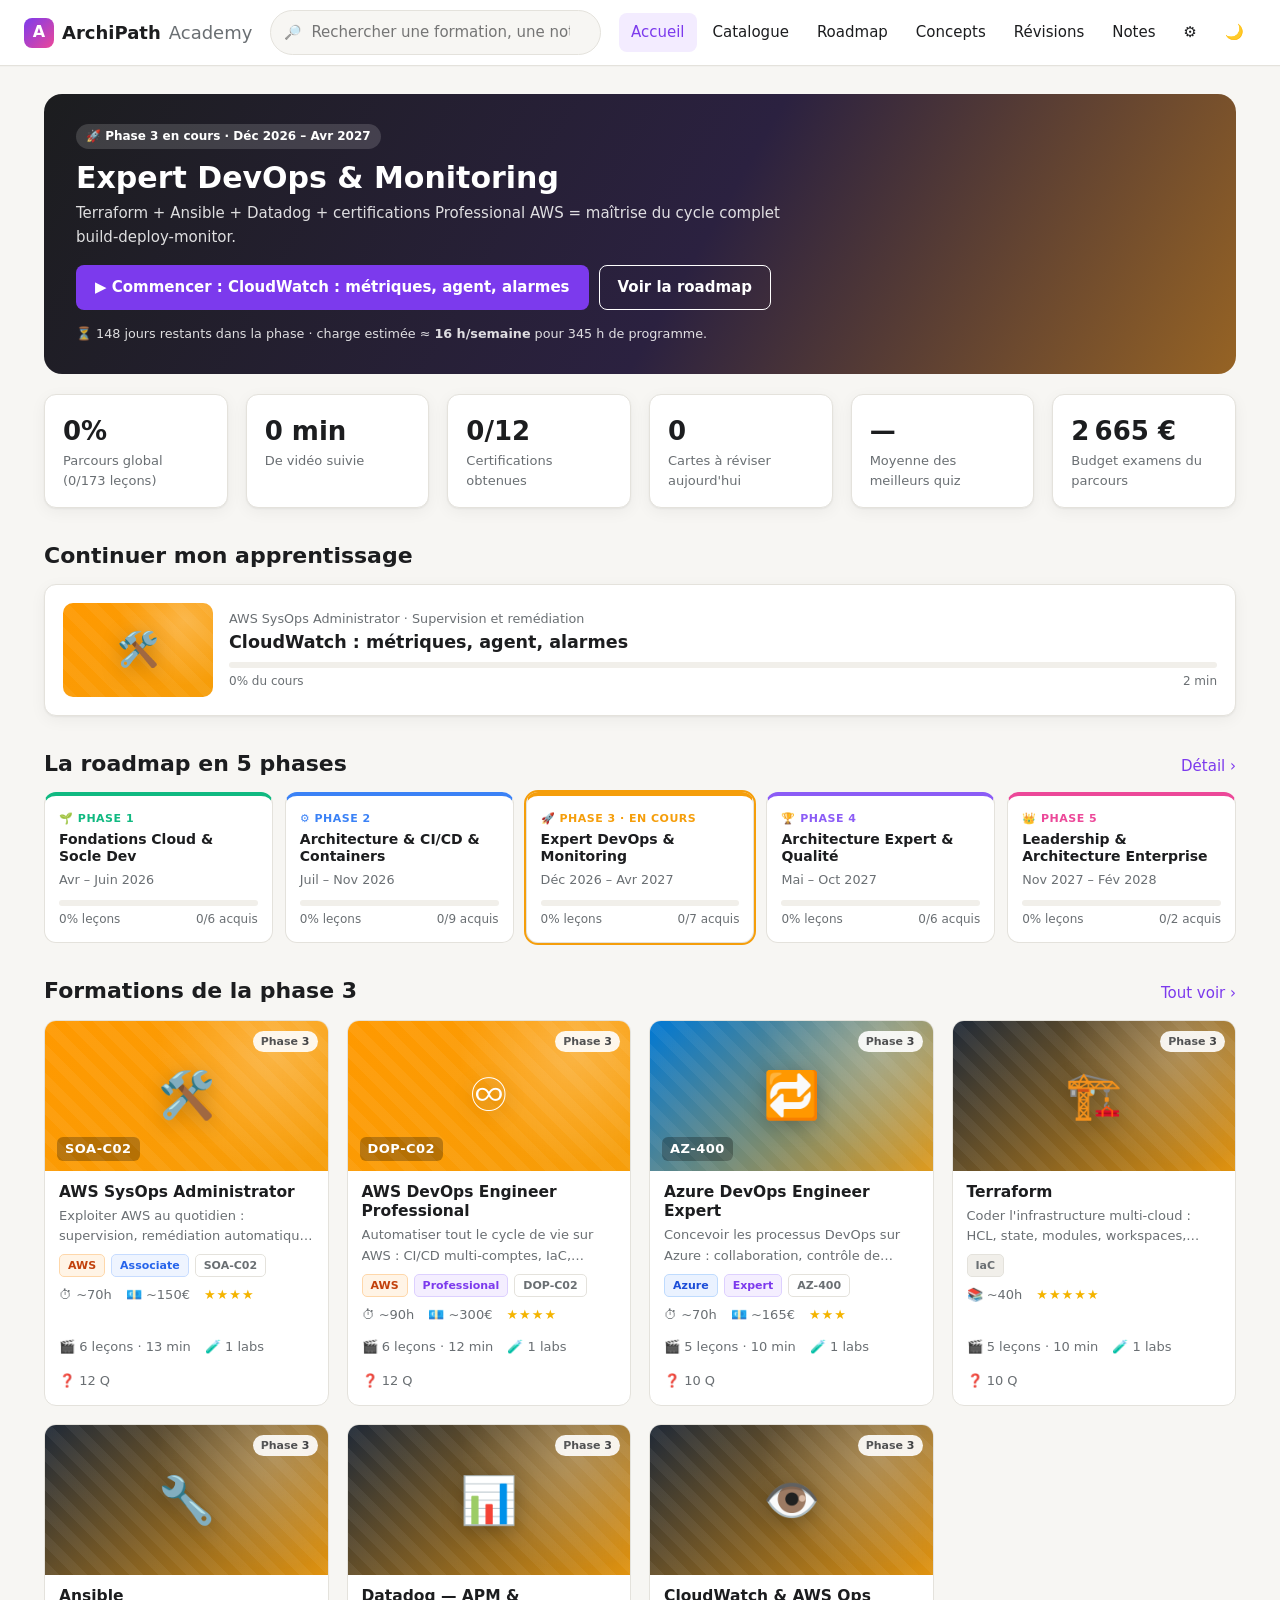
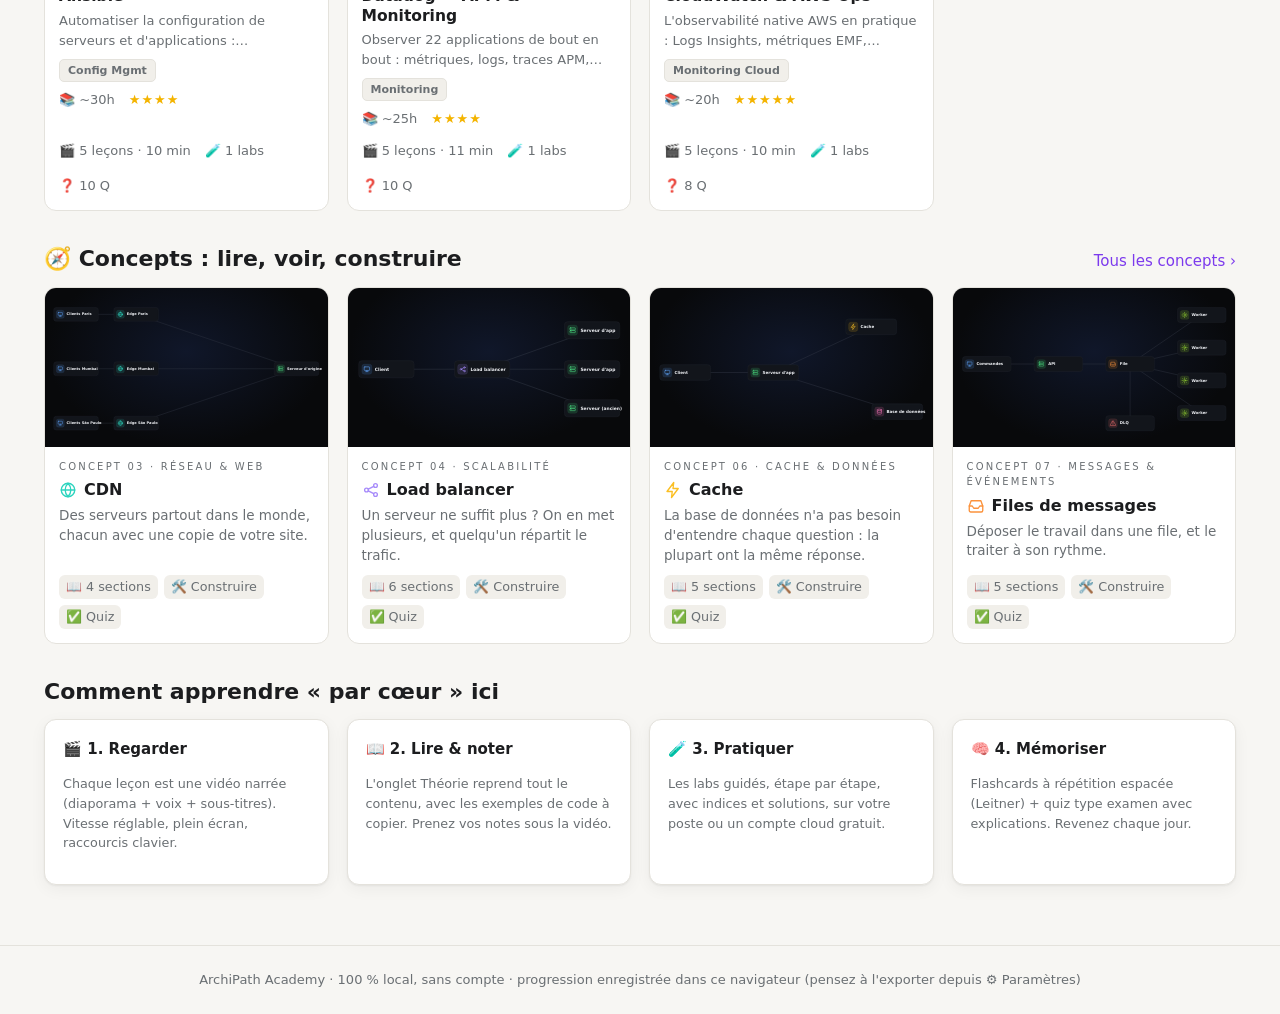
<file: index.html>
<!DOCTYPE html>
<html lang="fr">
<head>
  <meta charset="UTF-8">
  <meta name="viewport" content="width=device-width, initial-scale=1">
  <title>ArchiPath Academy</title>
  <meta name="description" content="Plateforme de formation locale : parcours Architecte Cloud & DevOps en 5 phases (avril 2026 → février 2028).">
  <link rel="icon" href="data:image/svg+xml,<svg xmlns='http://www.w3.org/2000/svg' viewBox='0 0 100 100'><text y='.9em' font-size='90'>🎓</text></svg>">
  <link rel="stylesheet" href="css/style.css">
</head>
<body>
  <header class="topbar">
    <a class="logo" href="#/"><span class="logo-mark">A</span>ArchiPath <span class="muted" style="font-weight:500">Academy</span></a>
    <form class="search" id="searchForm" role="search">
      <input id="searchInput" type="search" placeholder="Rechercher une formation, une notion (VPC, pod, pipeline…)" autocomplete="off" aria-label="Rechercher">
    </form>
    <button class="icon-btn menu-toggle" id="menuBtn" aria-label="Menu">☰</button>
    <nav class="nav" id="nav">
      <a href="#/" data-nav="/">Accueil</a>
      <a href="#/catalogue" data-nav="/catalogue">Catalogue</a>
      <a href="#/roadmap" data-nav="/roadmap">Roadmap</a>
      <a href="#/concepts" data-nav="/concept">Concepts</a>
      <a href="#/revisions" data-nav="/revisions">Révisions <span class="badge-count hidden" id="dueBadge">0</span></a>
      <a href="#/notes" data-nav="/notes">Notes</a>
      <a href="#/parametres" data-nav="/parametres" title="Paramètres">⚙️</a>
      <button class="icon-btn" id="themeBtn" title="Thème clair / sombre">🌙</button>
    </nav>
  </header>

  <main id="app">
    <noscript><div class="container">JavaScript est nécessaire pour utiliser ArchiPath Academy.</div></noscript>
  </main>

  <footer class="footer">ArchiPath Academy · 100 % local, sans compte · progression enregistrée dans ce navigateur (pensez à l'exporter depuis ⚙️ Paramètres)</footer>

  <!-- Moteur -->
  <script src="js/utils.js"></script>
  <script src="js/store.js"></script>
  <script src="js/player.js"></script>
  <script src="js/explainer.js"></script>
  <script src="js/flow.js"></script>
  <script src="js/reel.js"></script>

  <!-- Données : phases puis une formation par fichier -->
  <script src="data/phases.js"></script>
  <!-- Phase 1 -->
  <script src="data/courses/aws-clf.js"></script>
  <script src="data/courses/az-900.js"></script>
  <script src="data/courses/git.js"></script>
  <script src="data/courses/java.js"></script>
  <script src="data/courses/maven-npm.js"></script>
  <script src="data/courses/spring-boot.js"></script>
  <!-- Phase 2 -->
  <script src="data/courses/aws-saa.js"></script>
  <script src="data/courses/aws-dva.js"></script>
  <script src="data/courses/az-204.js"></script>
  <script src="data/courses/gitlab-ci.js"></script>
  <script src="data/courses/sonarqube.js"></script>
  <script src="data/courses/python.js"></script>
  <script src="data/courses/docker.js"></script>
  <script src="data/courses/kubernetes.js"></script>
  <script src="data/courses/jenkins.js"></script>
  <!-- Phase 3 -->
  <script src="data/courses/aws-sysops.js"></script>
  <script src="data/courses/aws-devops-pro.js"></script>
  <script src="data/courses/az-400.js"></script>
  <script src="data/courses/terraform.js"></script>
  <script src="data/courses/ansible.js"></script>
  <script src="data/courses/datadog.js"></script>
  <script src="data/courses/cloudwatch.js"></script>
  <!-- Phase 4 -->
  <script src="data/courses/aws-sap.js"></script>
  <script src="data/courses/aws-security.js"></script>
  <script src="data/courses/az-305.js"></script>
  <script src="data/courses/junit.js"></script>
  <script src="data/courses/react.js"></script>
  <script src="data/courses/nodejs.js"></script>
  <!-- Phase 5 -->
  <script src="data/courses/pmp.js"></script>
  <script src="data/courses/togaf.js"></script>

  <!-- Animations « Comprendre en 1 minute » -->
  <script src="data/explainers.js"></script>
  <script src="data/concepts.js"></script>
  <script src="data/reels.js"></script>

  <!-- Application -->
  <script src="js/app.js"></script>
</body>
</html>
</file>
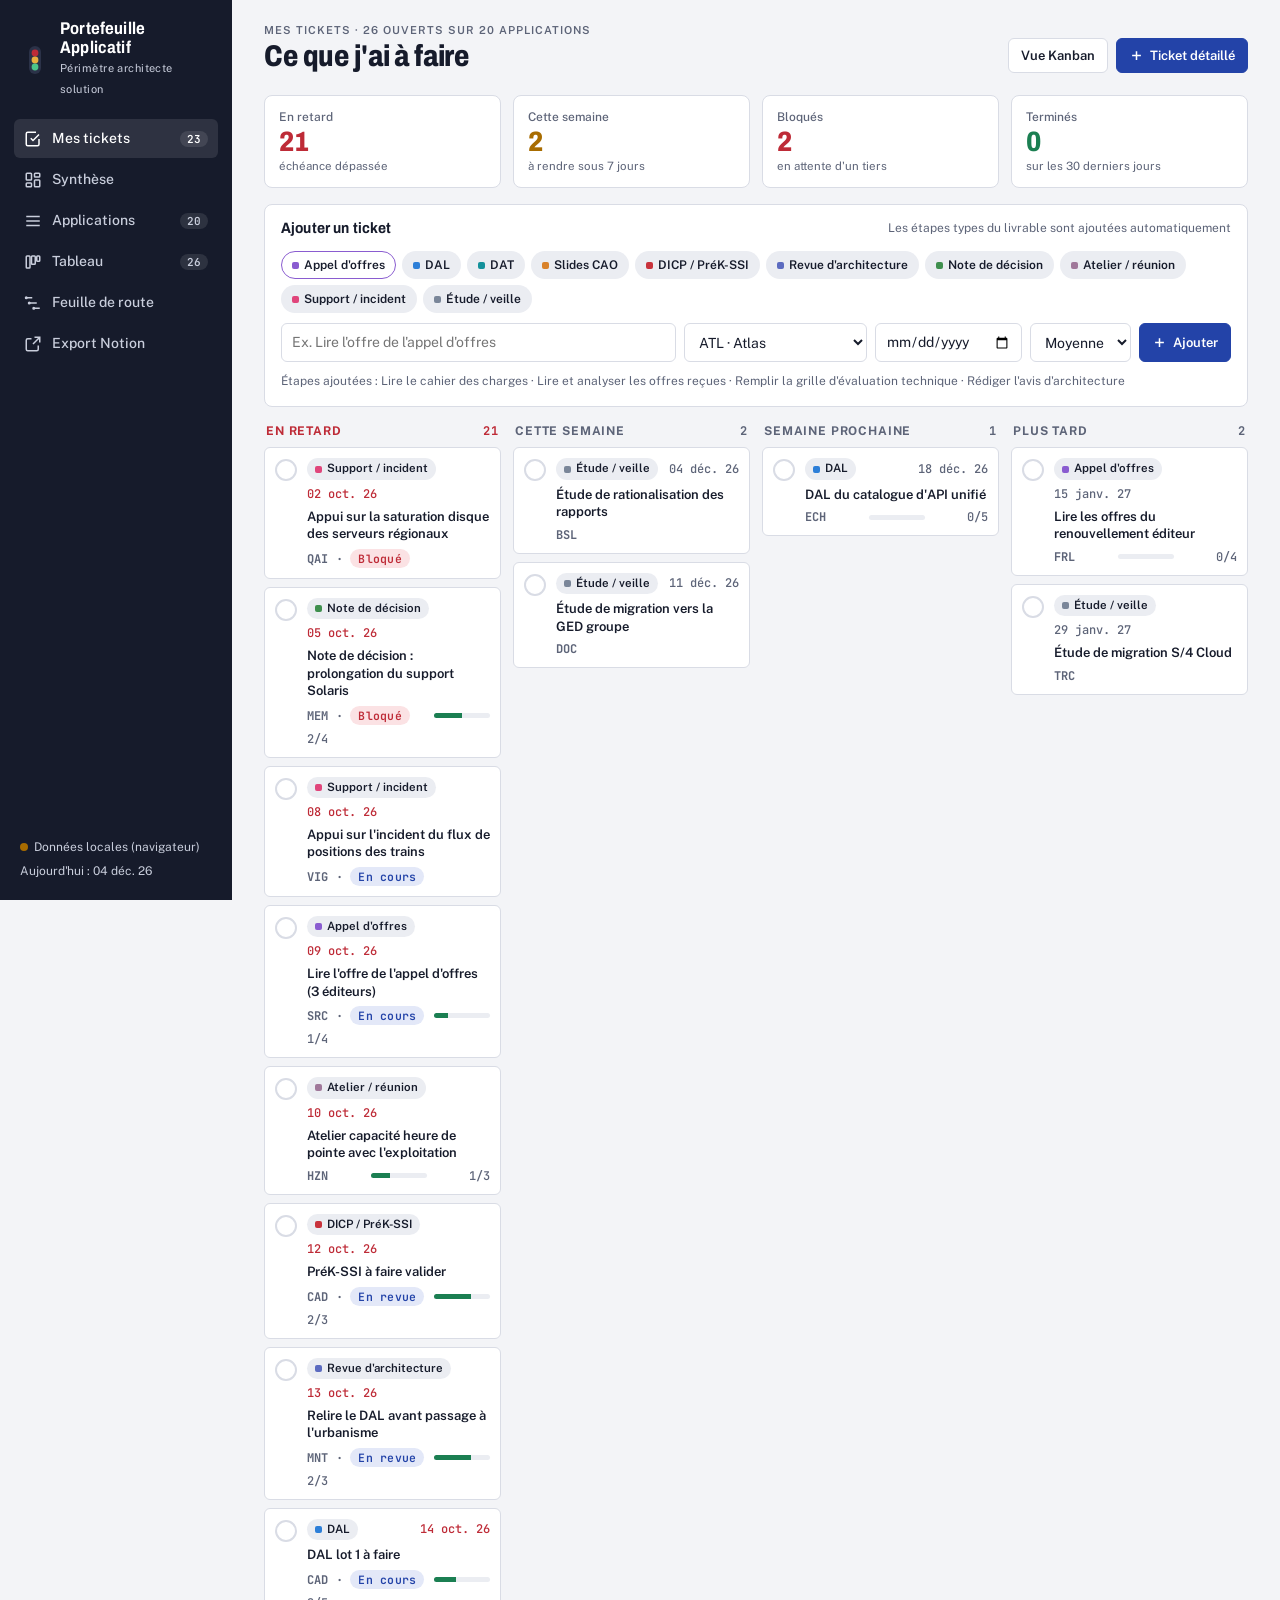
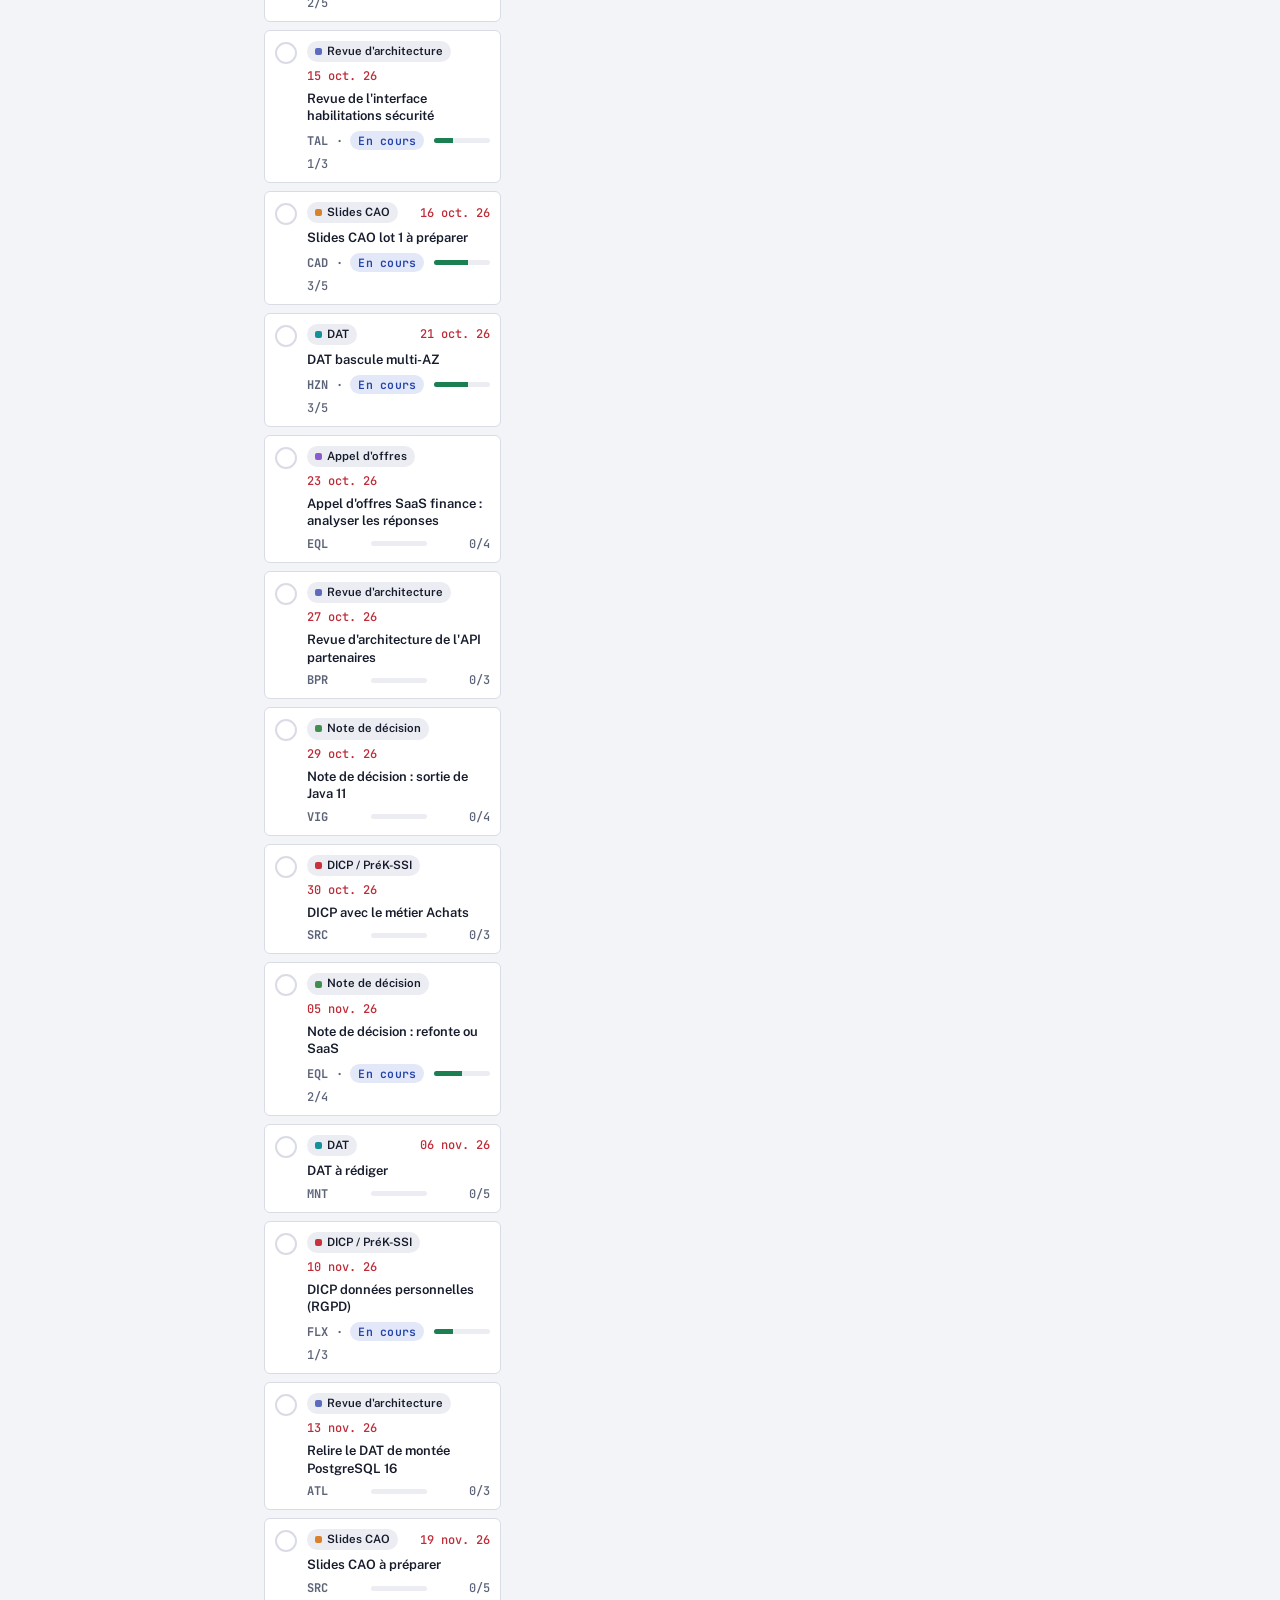
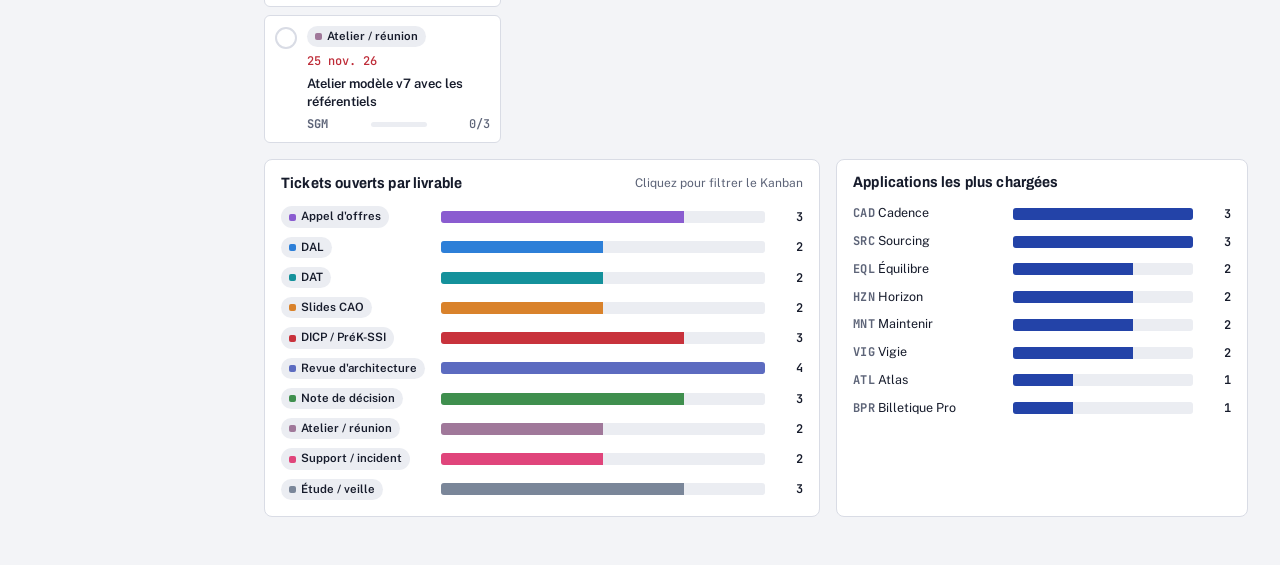
<file: portefeuille-applicatif/index.html>
<!doctype html>
<html lang="fr">
<meta charset="utf-8">
<title>Portefeuille Applicatif</title>
<meta name="viewport" content="width=device-width,initial-scale=1,viewport-fit=cover">
<link rel="preconnect" href="https://fonts.googleapis.com">
<link rel="preconnect" href="https://fonts.gstatic.com" crossorigin>
<link rel="stylesheet" href="https://fonts.googleapis.com/css2?family=Archivo:wdth,wght@75..125,500..800&family=Public+Sans:wght@400;500;600;700&family=JetBrains+Mono:wght@500;700&display=swap">
<style>
/* Layout : poste d'aiguillage. Rail de navigation à gauche, tableau de signalisation des 20 applis en tête, détail dans un tiroir latéral. */
:root{
  --bg:#F3F4F7; --surface:#FFFFFF; --surface-2:#EBEDF2; --line:#D9DCE5; --fg:#161B2B; --muted:#5D6478;
  --accent:#2343A8; --accent-soft:#E3E8F8; --accent-fg:#FFFFFF;
  --ok:#1B7F52; --ok-soft:#DDF2E7; --warn:#A86C00; --warn-soft:#FBEFD5; --crit:#BE2B37; --crit-soft:#FBE2E4;
  --info:#4A5A84; --info-soft:#E6E9F1;
  --rail:#161B2B; --rail-fg:#C9CEDC; --rail-active:#FFFFFF;
  --f-display:"Archivo","Arial Narrow",system-ui,sans-serif;
  --f-body:"Public Sans",system-ui,-apple-system,"Segoe UI",sans-serif;
  --f-mono:"JetBrains Mono",ui-monospace,"SFMono-Regular",Menlo,monospace;
  --r:8px; --shadow:0 1px 2px rgba(22,27,43,.06),0 4px 16px rgba(22,27,43,.06);
}
@media (prefers-color-scheme: dark){:root:not([data-theme="light"]){
  --bg:#0F1320; --surface:#171C2C; --surface-2:#1F2537; --line:#2B3248; --fg:#E7EAF3; --muted:#9AA2B9;
  --accent:#7D95F0; --accent-soft:#232C4D; --accent-fg:#0F1320;
  --ok:#4CC38A; --ok-soft:#173527; --warn:#E9AE3E; --warn-soft:#3A2D12; --crit:#F0707A; --crit-soft:#41191E;
  --info:#A8B4D6; --info-soft:#232A3E; --rail:#0A0D17; --rail-fg:#8F98B2; --rail-active:#FFFFFF;
  --shadow:0 1px 2px rgba(0,0,0,.3),0 4px 16px rgba(0,0,0,.25); color-scheme:dark;}}
:root[data-theme="dark"]{
  --bg:#0F1320; --surface:#171C2C; --surface-2:#1F2537; --line:#2B3248; --fg:#E7EAF3; --muted:#9AA2B9;
  --accent:#7D95F0; --accent-soft:#232C4D; --accent-fg:#0F1320;
  --ok:#4CC38A; --ok-soft:#173527; --warn:#E9AE3E; --warn-soft:#3A2D12; --crit:#F0707A; --crit-soft:#41191E;
  --info:#A8B4D6; --info-soft:#232A3E; --rail:#0A0D17; --rail-fg:#8F98B2; --rail-active:#FFFFFF;
  --shadow:0 1px 2px rgba(0,0,0,.3),0 4px 16px rgba(0,0,0,.25); color-scheme:dark;}
*{box-sizing:border-box}
html,body{height:100%}
body{margin:0;background:var(--bg);color:var(--fg);font:14px/1.5 var(--f-body);-webkit-font-smoothing:antialiased}
button,input,select,textarea{font:inherit;color:inherit}
:focus-visible{outline:2px solid var(--accent);outline-offset:2px}
.app{display:grid;grid-template-columns:232px minmax(0,1fr);min-height:100%}
/* Rail */
.rail{background:var(--rail);color:var(--rail-fg);padding:20px 14px;display:flex;flex-direction:column;gap:20px;position:sticky;top:0;height:100vh}
.brand{display:flex;gap:10px;align-items:center;color:var(--rail-active);padding:0 6px}
.brand svg{flex:none}
.brand b{font:700 17px/1.1 var(--f-display);font-stretch:85%;letter-spacing:.01em;display:block}
.brand small{font-size:11px;color:var(--rail-fg);letter-spacing:.04em}
.nav{display:flex;flex-direction:column;gap:2px}
.nav button{all:unset;cursor:pointer;display:flex;align-items:center;gap:10px;padding:9px 10px;border-radius:6px;font-weight:500;color:var(--rail-fg)}
.nav button:hover{background:rgba(255,255,255,.06);color:var(--rail-active)}
.nav button[aria-current="page"]{background:rgba(255,255,255,.1);color:var(--rail-active)}
.nav button:focus-visible{outline:2px solid #7D95F0}
.nav svg{width:18px;height:18px;flex:none}
.nav .count{margin-left:auto;font:600 11px var(--f-mono);background:rgba(255,255,255,.1);padding:1px 7px;border-radius:10px}
.rail-foot{margin-top:auto;font-size:12px;display:flex;flex-direction:column;gap:6px;padding:0 6px}
.mode-dot{display:inline-block;width:8px;height:8px;border-radius:50%;background:var(--warn);margin-right:6px}
.mode-dot.live{background:var(--ok)}
/* Main */
main{min-width:0;padding-block:24px 48px;padding-inline:32px}
.top{display:flex;flex-wrap:wrap;gap:12px 16px;align-items:flex-end;justify-content:space-between;margin-bottom:22px}
.top h1{margin:0;font:800 30px/1.1 var(--f-display);font-stretch:80%;letter-spacing:-.005em;text-wrap:balance}
.eyebrow{font:600 11px var(--f-body);text-transform:uppercase;letter-spacing:.09em;color:var(--muted);margin-bottom:4px}
.actions{display:flex;gap:8px;flex-wrap:wrap}
.btn{display:inline-flex;align-items:center;gap:6px;border:1px solid var(--line);background:var(--surface);padding:7px 12px;border-radius:6px;cursor:pointer;font-weight:600;font-size:13px}
.btn:hover{border-color:var(--accent)}
.btn.primary{background:var(--accent);color:var(--accent-fg);border-color:var(--accent)}
.btn.primary:hover{filter:brightness(1.08)}
.btn.ghost{background:transparent;border-color:transparent}
.btn.danger{color:var(--crit)}
.btn svg{width:15px;height:15px}
.panel{background:var(--surface);border:1px solid var(--line);border-radius:var(--r)}
.panel-h{display:flex;align-items:center;justify-content:space-between;gap:8px;padding:14px 16px 0}
.panel-h h2{margin:0;font:700 15px var(--f-display);font-stretch:90%;letter-spacing:.01em}
.panel-h .hint{font-size:12px;color:var(--muted)}
.panel-b{padding:14px 16px 16px}
/* KPIs */
.kpis{display:grid;grid-template-columns:repeat(6,minmax(0,1fr));gap:12px;margin-bottom:16px}
.kpi{background:var(--surface);border:1px solid var(--line);border-radius:var(--r);padding:12px 14px;cursor:pointer;text-align:left}
.kpi:hover{border-color:var(--accent)}
.kpi .l{font-size:12px;color:var(--muted);font-weight:500}
.kpi .v{font:800 28px/1.15 var(--f-display);font-stretch:85%;font-variant-numeric:tabular-nums}
.kpi .s{font-size:11.5px;color:var(--muted)}
.kpi.crit .v{color:var(--crit)} .kpi.warn .v{color:var(--warn)} .kpi.ok .v{color:var(--ok)}
/* Signal board */
.board{display:grid;grid-template-columns:repeat(auto-fill,minmax(150px,1fr));gap:8px}
.sig{all:unset;cursor:pointer;display:grid;grid-template-columns:auto 1fr;gap:2px 10px;align-items:center;padding:10px 12px;border-radius:6px;background:var(--surface-2);border:1px solid transparent}
.sig:hover{border-color:var(--accent)}
.sig:focus-visible{outline:2px solid var(--accent)}
.lamp{grid-row:span 2;width:14px;height:14px;border-radius:50%;background:var(--ok);box-shadow:0 0 0 3px var(--ok-soft)}
.lamp.Vigilance{background:var(--warn);box-shadow:0 0 0 3px var(--warn-soft)}
.lamp.Incident{background:var(--crit);box-shadow:0 0 0 3px var(--crit-soft);animation:pulse 1.6s ease-in-out infinite}
@keyframes pulse{50%{box-shadow:0 0 0 6px var(--crit-soft)}}
@media (prefers-reduced-motion:reduce){.lamp.Incident{animation:none}}
.sig .c{font:700 13px var(--f-mono);letter-spacing:.02em}
.sig .n{font-size:12px;color:var(--muted);white-space:nowrap;overflow:hidden;text-overflow:ellipsis}
.grid2{display:grid;grid-template-columns:minmax(0,1.35fr) minmax(0,1fr);gap:16px;margin-top:16px}
.stack{display:flex;flex-direction:column;gap:16px;min-width:0}
/* lists */
.list{list-style:none;margin:0;padding:0;display:flex;flex-direction:column}
.list li{display:grid;grid-template-columns:auto minmax(0,1fr) auto;gap:10px;align-items:center;padding:9px 0;border-top:1px solid var(--line)}
.list li:first-child{border-top:0}
.list .t{min-width:0}
.list .t b{font-weight:600;display:block;overflow:hidden;text-overflow:ellipsis;white-space:nowrap}
.list .t span{font-size:12px;color:var(--muted)}
.link{all:unset;cursor:pointer}
.link:hover b{color:var(--accent)}
.empty{color:var(--muted);font-size:13px;padding:6px 0}
/* chips */
.chip{display:inline-flex;align-items:center;gap:5px;font-size:11.5px;font-weight:600;padding:2px 8px;border-radius:999px;background:var(--info-soft);color:var(--info);white-space:nowrap}
.chip.ok{background:var(--ok-soft);color:var(--ok)} .chip.warn{background:var(--warn-soft);color:var(--warn)} .chip.crit{background:var(--crit-soft);color:var(--crit)} .chip.acc{background:var(--accent-soft);color:var(--accent)}
.code{font:700 12px var(--f-mono);letter-spacing:.02em;color:var(--muted)}
.date{font:500 12px var(--f-mono);font-variant-numeric:tabular-nums;color:var(--muted);white-space:nowrap}
.date.late{color:var(--crit)}
.prio{width:4px;height:28px;border-radius:2px;background:var(--line)}
.prio.Critique{background:var(--crit)} .prio.Haute{background:var(--warn)} .prio.Moyenne{background:var(--accent)} .prio.Basse{background:var(--muted)}
/* type de livrable */
.tchip{background:var(--surface-2);color:var(--fg)}
.tchip::before{content:"";width:7px;height:7px;border-radius:2px;background:var(--tc,var(--muted))}
.t-ao{--tc:#8A5CD0}.t-dal{--tc:#2D7FD8}.t-dat{--tc:#14919B}.t-cao{--tc:#D9822B}.t-ssi{--tc:#C8323C}
.t-rev{--tc:#5C6BC0}.t-dec{--tc:#3F8F4E}.t-ate{--tc:#A0789A}.t-inc{--tc:#E0457B}.t-etu{--tc:#7A8699}
.prog{display:inline-block;width:56px;height:5px;border-radius:3px;background:var(--surface-2);overflow:hidden;vertical-align:middle}
.prog i{display:block;height:100%;background:var(--ok)}
/* agenda des tickets */
.agenda{display:grid;grid-template-columns:repeat(4,minmax(0,1fr));gap:12px}
.bucket{display:flex;flex-direction:column;gap:8px;min-width:0}
.bucket-h{display:flex;justify-content:space-between;align-items:baseline;font:700 12px var(--f-body);text-transform:uppercase;letter-spacing:.07em;color:var(--muted);padding:0 2px}
.bucket-h.late{color:var(--crit)}
.bucket-h .n{font-family:var(--f-mono)}
.tk{display:grid;grid-template-columns:auto minmax(0,1fr);gap:10px;align-items:start;background:var(--surface);border:1px solid var(--line);border-radius:6px;padding:10px}
.tk:hover{border-color:var(--accent)}
.tk .body{all:unset;cursor:pointer;display:flex;flex-direction:column;gap:6px;min-width:0}
.tk .ti{font-weight:600;font-size:13px;line-height:1.35}
.tk .meta{display:flex;flex-wrap:wrap;gap:6px;align-items:center;justify-content:space-between}
.done-btn{all:unset;cursor:pointer;width:18px;height:18px;border-radius:50%;border:2px solid var(--line);display:grid;place-items:center;margin-top:1px}
.done-btn:hover{border-color:var(--ok);background:var(--ok-soft)}
.done-btn:focus-visible{outline:2px solid var(--accent)}
.done-btn svg{width:11px;height:11px;opacity:0;color:var(--ok)}
.done-btn:hover svg{opacity:1}
.quick{display:flex;flex-direction:column;gap:10px}
.quick .chips{display:flex;flex-wrap:wrap;gap:6px}
.quick .chips button{all:unset;cursor:pointer;border-radius:999px}
.quick .chips button .tchip{padding:4px 10px;font-size:12px;border:1px solid transparent}
.quick .chips button[aria-pressed="true"] .tchip{border-color:var(--tc);background:var(--surface)}
.quick .chips button:focus-visible{outline:2px solid var(--accent)}
.quick .row{display:flex;flex-wrap:wrap;gap:8px}
.quick .row input,.quick .row select{background:var(--surface);border:1px solid var(--line);border-radius:6px;padding:7px 10px;min-width:0}
.quick .row #q-titre{flex:1 1 280px}
.quick .hint{font-size:12px;color:var(--muted)}
.checks{list-style:none;margin:0;padding:0;display:flex;flex-direction:column;gap:4px}
.checks li{display:flex;gap:8px;align-items:center}
.checks input[type=checkbox]{width:16px;height:16px;accent-color:var(--ok)}
.checks .lb{flex:1;min-width:0;text-transform:none;letter-spacing:0;font-size:13.5px;font-weight:500;color:var(--fg)}
.checks li.ok .lb{text-decoration:line-through;color:var(--muted)}
.checks .rm{all:unset;cursor:pointer;color:var(--muted);padding:0 4px}
.checks .rm:hover{color:var(--crit)}
.add-step{display:flex;gap:6px;margin-top:6px}
.add-step input{flex:1;min-width:0;background:var(--surface);border:1px solid var(--line);border-radius:6px;padding:6px 9px}
@media (max-width:1180px){.agenda{grid-template-columns:repeat(2,minmax(0,1fr))}}
@media (max-width:620px){.agenda{grid-template-columns:minmax(0,1fr)}}
/* bars */
.bars{display:flex;flex-direction:column;gap:9px}
.bar{display:grid;grid-template-columns:118px minmax(0,1fr) 28px;gap:10px;align-items:center;font-size:12.5px}
.bar .track{height:12px;border-radius:3px;background:var(--surface-2);display:flex;overflow:hidden}
.bar .track i{display:block;height:100%}
.bar .num{font:600 12px var(--f-mono);text-align:right}
.legend{display:flex;gap:14px;flex-wrap:wrap;font-size:12px;color:var(--muted);margin-top:10px}
.legend i{display:inline-block;width:10px;height:10px;border-radius:2px;margin-right:5px;vertical-align:-1px}
/* toolbar */
.toolbar{display:flex;flex-wrap:wrap;gap:8px;margin-bottom:14px;align-items:center}
.toolbar input,.toolbar select,.field input,.field select,.field textarea{background:var(--surface);border:1px solid var(--line);border-radius:6px;padding:7px 10px;min-width:0}
.toolbar input{flex:1 1 220px}
.toolbar .seg{display:inline-flex;border:1px solid var(--line);border-radius:6px;overflow:hidden}
.seg button{all:unset;cursor:pointer;padding:6px 10px;font-size:12.5px;font-weight:600;color:var(--muted);background:var(--surface)}
.seg button[aria-pressed="true"]{background:var(--accent-soft);color:var(--accent)}
/* table */
.tablewrap{overflow-x:auto;border:1px solid var(--line);border-radius:var(--r);background:var(--surface)}
table{border-collapse:collapse;width:100%;min-width:980px}
th,td{text-align:left;padding:10px 12px;border-bottom:1px solid var(--line);vertical-align:middle}
th{font-size:11.5px;text-transform:uppercase;letter-spacing:.06em;color:var(--muted);font-weight:600;background:var(--surface-2);position:sticky;top:0;cursor:pointer;user-select:none;white-space:nowrap}
th[aria-sort="ascending"]::after{content:" ↑"} th[aria-sort="descending"]::after{content:" ↓"}
tbody tr{cursor:pointer}
tbody tr:hover{background:var(--accent-soft)}
tbody tr:last-child td{border-bottom:0}
td .nm{font-weight:600}
td .ds{font-size:12px;color:var(--muted)}
.dots{display:inline-flex;gap:3px}
.dots i{width:7px;height:7px;border-radius:50%;background:var(--line)}
.dots i.on{background:var(--warn)}
.dots.d5 i.on,.dots.d4 i.on{background:var(--crit)}
/* kanban */
.kanban{display:grid;grid-template-columns:repeat(5,minmax(230px,1fr));gap:12px;overflow-x:auto;padding-bottom:8px}
.col{background:var(--surface-2);border-radius:var(--r);padding:10px;display:flex;flex-direction:column;gap:8px;min-height:240px}
.col.drop{outline:2px dashed var(--accent);outline-offset:-2px}
.col-h{display:flex;justify-content:space-between;align-items:center;font:700 12px var(--f-body);text-transform:uppercase;letter-spacing:.07em;color:var(--muted);padding:2px 4px 4px}
.col-h .n{font-family:var(--f-mono)}
.card{background:var(--surface);border:1px solid var(--line);border-radius:6px;padding:10px 11px;cursor:grab;display:flex;flex-direction:column;gap:7px;border-left:3px solid var(--line);text-align:left}
.card:hover{border-color:var(--accent)}
.card.Critique{border-left-color:var(--crit)} .card.Haute{border-left-color:var(--warn)} .card.Moyenne{border-left-color:var(--accent)} .card.Basse{border-left-color:var(--muted)}
.card .ti{font-weight:600;font-size:13px;line-height:1.35}
.card .meta{display:flex;flex-wrap:wrap;gap:6px;align-items:center;justify-content:space-between}
.card.dragging{opacity:.5}
/* roadmap */
.road{overflow-x:auto;border:1px solid var(--line);border-radius:var(--r);background:var(--surface)}
.road-g{display:grid;min-width:960px}
.road-g > div{border-bottom:1px solid var(--line);border-right:1px solid var(--line);padding:8px 8px;min-height:44px;font-size:12px;display:flex;flex-wrap:wrap;gap:4px;align-content:flex-start}
.road-g .hd{background:var(--surface-2);font-weight:700;text-transform:uppercase;letter-spacing:.06em;color:var(--muted);font-size:11px;min-height:0;position:sticky;top:0}
.road-g .hd.now{color:var(--accent)}
.road-g .rl{position:sticky;left:0;background:var(--surface);z-index:1;flex-direction:column;gap:0;cursor:pointer}
.road-g .rl b{font-weight:600;font-size:13px}
.ev{all:unset;cursor:pointer;font-size:11.5px;line-height:1.3;padding:3px 7px;border-radius:4px;background:var(--accent-soft);color:var(--accent);font-weight:600;max-width:100%}
.ev.ms{background:var(--fg);color:var(--bg)}
.ev.cao{background:var(--warn-soft);color:var(--warn)}
.ev.eos{background:var(--crit-soft);color:var(--crit)}
.ev.tk.late{outline:1px solid var(--crit)}
/* drawer & modal */
.scrim{position:fixed;inset:0;background:rgba(10,13,23,.45);z-index:30}
.drawer{position:fixed;top:0;right:0;bottom:0;width:min(560px,100%);background:var(--surface);z-index:31;box-shadow:var(--shadow);display:flex;flex-direction:column;padding-top:env(safe-area-inset-top,0px);padding-bottom:env(safe-area-inset-bottom,0px)}
.drawer-h{padding:18px 20px 14px;border-bottom:1px solid var(--line);display:flex;gap:12px;align-items:flex-start}
.drawer-h h3{margin:0;font:800 22px/1.15 var(--f-display);font-stretch:85%}
.drawer-b{padding:16px 20px 24px;overflow:auto;display:flex;flex-direction:column;gap:18px}
.fields{display:grid;grid-template-columns:repeat(2,minmax(0,1fr));gap:12px}
.field{display:flex;flex-direction:column;gap:4px;min-width:0}
.field.full{grid-column:1/-1}
.field label{font-size:11.5px;font-weight:600;color:var(--muted);text-transform:uppercase;letter-spacing:.06em}
.field textarea{min-height:72px;resize:vertical}
.sec-t{font:700 13px var(--f-display);font-stretch:90%;text-transform:uppercase;letter-spacing:.08em;color:var(--muted);margin:0 0 8px}
.modal{position:fixed;left:50%;top:50%;transform:translate(-50%,-50%);width:min(520px,calc(100% - 32px));max-height:calc(100% - 32px);overflow:auto;background:var(--surface);border-radius:10px;z-index:31;box-shadow:var(--shadow);padding:20px}
.modal h3{margin:0 0 14px;font:800 20px var(--f-display);font-stretch:85%}
.modal .foot{display:flex;justify-content:space-between;gap:8px;margin-top:16px;flex-wrap:wrap}
.confirm{display:flex;gap:8px;align-items:center;font-size:13px;color:var(--crit);flex-wrap:wrap}
.toast{position:fixed;bottom:calc(20px + env(safe-area-inset-bottom,0px));left:50%;transform:translateX(-50%);background:var(--fg);color:var(--bg);padding:9px 16px;border-radius:6px;font-weight:600;font-size:13px;z-index:40;box-shadow:var(--shadow)}
.banner{background:var(--accent-soft);color:var(--fg);border-radius:var(--r);padding:12px 14px;margin-bottom:16px;font-size:13px;display:flex;gap:10px;align-items:center;flex-wrap:wrap;justify-content:space-between}
/* Notion page */
.prose{max-width:72ch}
.prose h2{font:800 20px var(--f-display);font-stretch:85%;margin:24px 0 8px}
.prose p,.prose li{line-height:1.6}
.prose code{font:500 12.5px var(--f-mono);background:var(--surface-2);padding:1px 5px;border-radius:4px}
.cmp{width:100%;min-width:620px}
.cmp td,.cmp th{cursor:default}
.cmp th{position:static}
.yes{color:var(--ok);font-weight:700} .part{color:var(--warn);font-weight:700} .no{color:var(--crit);font-weight:700}
.steps{counter-reset:s;list-style:none;padding:0;display:flex;flex-direction:column;gap:10px}
.steps li{counter-increment:s;display:grid;grid-template-columns:30px minmax(0,1fr);gap:10px}
.steps li::before{content:counter(s);font:700 13px var(--f-mono);width:26px;height:26px;border-radius:50%;background:var(--accent-soft);color:var(--accent);display:grid;place-items:center}
.loading{padding:60px 0;text-align:center;color:var(--muted)}
/* responsive */
@media (max-width:1180px){.kpis{grid-template-columns:repeat(3,minmax(0,1fr))}.grid2{grid-template-columns:minmax(0,1fr)}}
@media (max-width:820px){
  .app{grid-template-columns:minmax(0,1fr)}
  .rail{position:sticky;top:env(safe-area-inset-top,0px);height:auto;z-index:20;flex-direction:row;align-items:center;padding:10px 16px;gap:10px;overflow-x:auto}
  .brand small,.rail-foot{display:none}
  .brand b{font-size:15px}
  .nav{flex-direction:row}
  .nav button span.lbl{display:none}
  .nav .count{display:none}
  main{padding-inline:16px}
  .kpis{grid-template-columns:repeat(2,minmax(0,1fr))}
  .fields{grid-template-columns:minmax(0,1fr)}
  .top h1{font-size:25px}
}
</style>

<div class="app">
  <aside class="rail">
    <div class="brand">
      <svg width="30" height="30" viewBox="0 0 30 30" aria-hidden="true"><rect x="9" y="1" width="12" height="28" rx="6" fill="#2B3248"/><circle cx="15" cy="8" r="3.4" fill="#BE2B37"/><circle cx="15" cy="15" r="3.4" fill="#E9AE3E"/><circle cx="15" cy="22" r="3.4" fill="#4CC38A"/></svg>
      <div><b>Portefeuille Applicatif</b><small>Périmètre architecte solution</small></div>
    </div>
    <nav class="nav" aria-label="Vues">
      <button data-view="tickets" aria-current="page"><svg viewBox="0 0 24 24" fill="none" stroke="currentColor" stroke-width="2"><path d="M9 11l3 3 8-8"/><path d="M20 12v7a2 2 0 0 1-2 2H5a2 2 0 0 1-2-2V5a2 2 0 0 1 2-2h11"/></svg><span class="lbl">Mes tickets</span><span class="count" id="c-mine">0</span></button>
      <button data-view="synthese"><svg viewBox="0 0 24 24" fill="none" stroke="currentColor" stroke-width="2"><rect x="3" y="3" width="7" height="9" rx="1"/><rect x="14" y="3" width="7" height="5" rx="1"/><rect x="14" y="12" width="7" height="9" rx="1"/><rect x="3" y="16" width="7" height="5" rx="1"/></svg><span class="lbl">Synthèse</span></button>
      <button data-view="portefeuille"><svg viewBox="0 0 24 24" fill="none" stroke="currentColor" stroke-width="2"><path d="M3 6h18M3 12h18M3 18h18"/></svg><span class="lbl">Applications</span><span class="count" id="c-apps">0</span></button>
      <button data-view="tableau"><svg viewBox="0 0 24 24" fill="none" stroke="currentColor" stroke-width="2"><rect x="3" y="4" width="5" height="16" rx="1"/><rect x="10" y="4" width="5" height="11" rx="1"/><rect x="17" y="4" width="4" height="7" rx="1"/></svg><span class="lbl">Tableau</span><span class="count" id="c-open">0</span></button>
      <button data-view="feuille"><svg viewBox="0 0 24 24" fill="none" stroke="currentColor" stroke-width="2"><path d="M3 5h8M7 12h10M13 19h8"/><circle cx="3" cy="5" r="1"/><circle cx="7" cy="12" r="1"/><circle cx="13" cy="19" r="1"/></svg><span class="lbl">Feuille de route</span></button>
      <button data-view="notion"><svg viewBox="0 0 24 24" fill="none" stroke="currentColor" stroke-width="2"><path d="M14 3h7v7M21 3l-9 9M19 14v5a2 2 0 0 1-2 2H5a2 2 0 0 1-2-2V7a2 2 0 0 1 2-2h5"/></svg><span class="lbl">Export Notion</span></button>
    </nav>
    <div class="rail-foot">
      <div><span class="mode-dot" id="mode-dot"></span><span id="mode-lbl">Démarrage…</span></div>
      <div id="today-lbl"></div>
    </div>
  </aside>
  <main id="main"><div class="loading">Chargement du portefeuille…</div></main>
</div>
<div id="layer"></div>

<script>
const SEED = {"apps":[{"code":"ATL","nom":"Atlas","domaine":"Gares & Réseau","description":"Référentiel des gares et points d'arrêt","cycle":"Run","sante":"OK","criticite":"Élevée","dicp":"3-3-3-2","hebergement":"Cloud AWS","techno":"Java 17 · PostgreSQL","equipe":"Squad Référentiels","cao":"Validé","caoDate":"2025-11-18","dette":2,"version":"4.2.1","jalon":"Montée de version PostgreSQL 16","jalonDate":"2026-11-20","ssi":"Conforme","finSupport":"2028-06-30","id":"atl","notes":"","exemple":true},{"code":"HZN","nom":"Horizon","domaine":"Voyageurs","description":"Information voyageurs temps réel (retards, voies)","cycle":"Run","sante":"Vigilance","criticite":"Critique","dicp":"4-4-3-3","hebergement":"Cloud AWS","techno":"Kotlin · Kafka · Redis","equipe":"Squad Info Voyageurs","cao":"Validé","caoDate":"2025-06-12","dette":3,"version":"7.0.4","jalon":"Bascule multi-AZ","jalonDate":"2026-10-28","ssi":"Écarts","finSupport":"2029-01-31","id":"hzn","notes":"","exemple":true},{"code":"CAD","nom":"Cadence","domaine":"Production","description":"Planification des roulements conducteurs","cycle":"Build","sante":"OK","criticite":"Élevée","dicp":"3-4-3-3","hebergement":"Cloud Azure","techno":"Python · FastAPI · Angular","equipe":"Squad Production","cao":"En cours","caoDate":"2026-10-22","dette":2,"version":"0.9.0","jalon":"Mise en production lot 1","jalonDate":"2026-12-08","ssi":"À évaluer","finSupport":"2030-12-31","id":"cad","notes":"","exemple":true},{"code":"VIG","nom":"Vigie","domaine":"Circulation","description":"Supervision des incidents de circulation","cycle":"Run","sante":"Incident","criticite":"Critique","dicp":"4-4-4-3","hebergement":"On-premise","techno":"Java 11 · Oracle","equipe":"Squad Circulation","cao":"Validé","caoDate":"2024-09-03","dette":4,"version":"3.8.2","jalon":"Migration Java 21","jalonDate":"2027-02-15","ssi":"Écarts","finSupport":"2026-12-31","id":"vig","notes":"","exemple":true},{"code":"TRC","nom":"Traction","domaine":"Maintenance","description":"Gestion de la maintenance du matériel roulant","cycle":"Run","sante":"OK","criticite":"Élevée","dicp":"3-3-3-2","hebergement":"On-premise","techno":"SAP PM · ABAP","equipe":"Pôle Maintenance","cao":"Validé","caoDate":"2024-03-21","dette":3,"version":"S4-2023","jalon":"Étude migration S/4 Cloud","jalonDate":"2027-03-31","ssi":"Conforme","finSupport":"2027-12-31","id":"trc","notes":"","exemple":true},{"code":"BPR","nom":"Billetique Pro","domaine":"Distribution","description":"Vente et facturation B2B entreprises","cycle":"Run","sante":"OK","criticite":"Élevée","dicp":"3-3-4-4","hebergement":"Cloud AWS","techno":"Node.js · React · DynamoDB","equipe":"Squad Distribution","cao":"Validé","caoDate":"2025-02-10","dette":2,"version":"5.3.0","jalon":"Ouverture API partenaires","jalonDate":"2026-11-12","ssi":"Conforme","finSupport":"2029-06-30","id":"bpr","notes":"","exemple":true},{"code":"QAI","nom":"Quai","domaine":"Voyageurs","description":"Pilotage de l'affichage sur les quais","cycle":"Run","sante":"Vigilance","criticite":"Critique","dicp":"4-3-3-2","hebergement":"Hybride","techno":"C# .NET 8 · SQL Server","equipe":"Squad Info Voyageurs","cao":"Validé","caoDate":"2025-04-08","dette":3,"version":"2.11.0","jalon":"Remplacement afficheurs lot Sud-Est","jalonDate":"2026-10-20","ssi":"Conforme","finSupport":"2028-09-30","id":"qai","notes":"","exemple":true},{"code":"SGM","nom":"Sigma","domaine":"Gares & Réseau","description":"Référentiel de l'infrastructure ferroviaire","cycle":"Run","sante":"OK","criticite":"Élevée","dicp":"3-3-4-3","hebergement":"Cloud Azure","techno":"Java 17 · Neo4j","equipe":"Squad Référentiels","cao":"Validé","caoDate":"2025-09-30","dette":2,"version":"6.1.0","jalon":"Publication du modèle v7","jalonDate":"2027-01-20","ssi":"Conforme","finSupport":"2029-12-31","id":"sgm","notes":"","exemple":true},{"code":"FRL","nom":"Fretlink","domaine":"Fret","description":"Suivi des wagons et des convois fret","cycle":"Run","sante":"OK","criticite":"Moyenne","dicp":"2-3-3-2","hebergement":"SaaS","techno":"Plateforme éditeur","equipe":"Pôle Fret","cao":"Validé","caoDate":"2024-11-14","dette":2,"version":"2026.2","jalon":"Renouvellement du contrat éditeur","jalonDate":"2027-04-01","ssi":"Conforme","finSupport":"2027-04-01","id":"frl","notes":"","exemple":true},{"code":"TAL","nom":"Talents","domaine":"RH","description":"Gestion des compétences et habilitations","cycle":"Run","sante":"OK","criticite":"Moyenne","dicp":"2-3-4-4","hebergement":"SaaS","techno":"Plateforme éditeur","equipe":"Pôle RH","cao":"Validé","caoDate":"2025-05-19","dette":1,"version":"2026.3","jalon":"Interface habilitations sécurité","jalonDate":"2026-12-15","ssi":"Conforme","finSupport":"2028-12-31","id":"tal","notes":"","exemple":true},{"code":"EQL","nom":"Équilibre","domaine":"Finance","description":"Consolidation budgétaire et refacturation","cycle":"Run","sante":"OK","criticite":"Moyenne","dicp":"2-2-4-4","hebergement":"On-premise","techno":"Java 8 · Oracle · BO","equipe":"Pôle Finance","cao":"Validé","caoDate":"2023-10-02","dette":5,"version":"1.14.7","jalon":"Décision cible : refonte ou SaaS","jalonDate":"2026-11-05","ssi":"Écarts","finSupport":"2026-12-31","id":"eql","notes":"","exemple":true},{"code":"SRC","nom":"Sourcing","domaine":"Achats","description":"Gestion des appels d'offres fournisseurs","cycle":"Projet","sante":"OK","criticite":"Faible","dicp":"2-2-3-3","hebergement":"SaaS","techno":"Plateforme éditeur","equipe":"Pôle Achats","cao":"À passer","caoDate":"2026-11-26","dette":1,"version":"—","jalon":"Passage en CAO","jalonDate":"2026-11-26","ssi":"À évaluer","finSupport":"2031-12-31","id":"src","notes":"","exemple":true},{"code":"DOC","nom":"Docuref","domaine":"Transverse","description":"GED documentaire technique","cycle":"Run","sante":"Vigilance","criticite":"Moyenne","dicp":"2-3-3-3","hebergement":"On-premise","techno":"Alfresco 6 · PostgreSQL","equipe":"Squad Socle","cao":"Validé","caoDate":"2022-06-14","dette":4,"version":"6.2","jalon":"Migration vers la GED groupe","jalonDate":"2027-06-30","ssi":"Écarts","finSupport":"2026-12-31","id":"doc","notes":"","exemple":true},{"code":"MNT","nom":"Maintenir","domaine":"Maintenance","description":"GMAO des installations fixes","cycle":"Build","sante":"OK","criticite":"Élevée","dicp":"3-3-3-3","hebergement":"Cloud Azure","techno":"Java 21 · Spring · React","equipe":"Pôle Maintenance","cao":"En cours","caoDate":"2026-10-15","dette":1,"version":"0.6.0","jalon":"Pilote sur 2 établissements","jalonDate":"2027-01-12","ssi":"À évaluer","finSupport":"2031-06-30","id":"mnt","notes":"","exemple":true},{"code":"MOB","nom":"Mobilité Agents","domaine":"Production","description":"Application mobile des agents de terrain","cycle":"Run","sante":"OK","criticite":"Élevée","dicp":"3-3-3-3","hebergement":"Cloud AWS","techno":"Flutter · GraphQL","equipe":"Squad Production","cao":"Validé","caoDate":"2025-08-26","dette":2,"version":"3.4.0","jalon":"Mode hors ligne complet","jalonDate":"2026-12-01","ssi":"Conforme","finSupport":"2029-08-31","id":"mob","notes":"","exemple":true},{"code":"FLX","nom":"Flux","domaine":"Data","description":"Plateforme data et datalake","cycle":"Run","sante":"OK","criticite":"Élevée","dicp":"3-3-3-4","hebergement":"Cloud AWS","techno":"Spark · S3 · Glue · Airflow","equipe":"Squad Data","cao":"Validé","caoDate":"2025-10-07","dette":2,"version":"2.0.0","jalon":"Ouverture au self-service BI","jalonDate":"2026-11-30","ssi":"Conforme","finSupport":"2030-12-31","id":"flx","notes":"","exemple":true},{"code":"PAS","nom":"Passe","domaine":"Transverse","description":"Gestion des identités et des accès (IAM)","cycle":"Run","sante":"OK","criticite":"Critique","dicp":"4-4-4-4","hebergement":"Hybride","techno":"Keycloak · LDAP","equipe":"Squad Socle","cao":"Validé","caoDate":"2025-03-17","dette":3,"version":"24.0","jalon":"Généralisation MFA","jalonDate":"2026-10-31","ssi":"Conforme","finSupport":"2028-03-31","id":"pas","notes":"","exemple":true},{"code":"ECH","nom":"Échangeur","domaine":"Transverse","description":"API management et passerelle d'échanges","cycle":"Run","sante":"OK","criticite":"Critique","dicp":"4-4-3-3","hebergement":"Cloud Azure","techno":"Azure APIM · Kong","equipe":"Squad Socle","cao":"Validé","caoDate":"2025-07-01","dette":2,"version":"3.2","jalon":"Catalogue d'API unifié","jalonDate":"2027-02-28","ssi":"Conforme","finSupport":"2029-12-31","id":"ech","notes":"","exemple":true},{"code":"BSL","nom":"Boussole","domaine":"Pilotage","description":"Tableaux de bord de pilotage (BI)","cycle":"Run","sante":"OK","criticite":"Faible","dicp":"1-2-3-2","hebergement":"Cloud Azure","techno":"Power BI · Synapse","equipe":"Squad Data","cao":"Validé","caoDate":"2024-12-09","dette":2,"version":"—","jalon":"Rationalisation des rapports","jalonDate":"2027-01-31","ssi":"Conforme","finSupport":"2029-06-30","id":"bsl","notes":"","exemple":true},{"code":"MEM","nom":"Mémoire","domaine":"Transverse","description":"Archivage légal des documents","cycle":"Décommissionnement","sante":"Vigilance","criticite":"Faible","dicp":"1-2-4-3","hebergement":"On-premise","techno":"Documentum · Solaris","equipe":"Squad Socle","cao":"Validé","caoDate":"2021-05-11","dette":5,"version":"7.3","jalon":"Arrêt définitif après reprise des archives","jalonDate":"2027-03-31","ssi":"Écarts","finSupport":"2026-12-31","id":"mem","notes":"","exemple":true}],"tickets":[{"appId":"src","titre":"Lire l'offre de l'appel d'offres (3 éditeurs)","type":"Appel d'offres","statut":"En cours","priorite":"Haute","echeance":"2026-10-09","porteur":"Pôle Achats","id":"t001","cle":"SRC-1","description":"","exemple":true,"cree":"2026-09-15","etapes":[{"t":"Lire le cahier des charges","ok":true},{"t":"Lire et analyser les offres reçues","ok":false},{"t":"Remplir la grille d'évaluation technique","ok":false},{"t":"Rédiger l'avis d'architecture","ok":false}]},{"appId":"src","titre":"Slides CAO à préparer","type":"Slides CAO","statut":"À faire","priorite":"Haute","echeance":"2026-11-19","porteur":"Chef de projet Sourcing","id":"t002","cle":"SRC-2","description":"","exemple":true,"cree":"2026-09-15","etapes":[{"t":"Remplir la trame CAO","ok":false},{"t":"Schémas d'architecture","ok":false},{"t":"Analyse DICP et risques SSI","ok":false},{"t":"Répétition avec le chef de projet","ok":false},{"t":"Envoi au secrétariat CAO","ok":false}]},{"appId":"src","titre":"DICP avec le métier Achats","type":"DICP / PréK-SSI","statut":"À faire","priorite":"Moyenne","echeance":"2026-10-30","porteur":"Pôle Achats","id":"t003","cle":"SRC-3","description":"","exemple":true,"cree":"2026-09-15","etapes":[{"t":"Atelier DICP avec le métier","ok":false},{"t":"Questionnaire PréK-SSI","ok":false},{"t":"Validation RSSI","ok":false}]},{"appId":"cad","titre":"DAL lot 1 à faire","type":"DAL","statut":"En cours","priorite":"Haute","echeance":"2026-10-14","porteur":"Squad Production","id":"t004","cle":"CAD-4","description":"","exemple":true,"cree":"2026-09-15","etapes":[{"t":"Contexte et périmètre","ok":true},{"t":"Exigences fonctionnelles et non fonctionnelles","ok":true},{"t":"Architecture applicative cible","ok":false},{"t":"Flux et interfaces","ok":false},{"t":"Validation avec l'urbanisme","ok":false}]},{"appId":"cad","titre":"Slides CAO lot 1 à préparer","type":"Slides CAO","statut":"En cours","priorite":"Critique","echeance":"2026-10-16","porteur":"Chef de projet Cadence","id":"t005","cle":"CAD-5","description":"","exemple":true,"cree":"2026-09-15","etapes":[{"t":"Remplir la trame CAO","ok":true},{"t":"Schémas d'architecture","ok":true},{"t":"Analyse DICP et risques SSI","ok":true},{"t":"Répétition avec le chef de projet","ok":false},{"t":"Envoi au secrétariat CAO","ok":false}]},{"appId":"cad","titre":"PréK-SSI à faire valider","type":"DICP / PréK-SSI","statut":"En revue","priorite":"Haute","echeance":"2026-10-12","porteur":"RSSI domaine","id":"t006","cle":"CAD-6","description":"","exemple":true,"cree":"2026-09-15","etapes":[{"t":"Atelier DICP avec le métier","ok":true},{"t":"Questionnaire PréK-SSI","ok":true},{"t":"Validation RSSI","ok":false}]},{"appId":"mnt","titre":"DAT à rédiger","type":"DAT","statut":"À faire","priorite":"Moyenne","echeance":"2026-11-06","porteur":"Pôle Maintenance","id":"t007","cle":"MNT-7","description":"","exemple":true,"cree":"2026-09-15","etapes":[{"t":"Architecture technique et hébergement","ok":false},{"t":"Dimensionnement","ok":false},{"t":"Sécurité et gestion des accès","ok":false},{"t":"Exploitabilité et supervision","ok":false},{"t":"PRA / PCA","ok":false}]},{"appId":"mnt","titre":"Relire le DAL avant passage à l'urbanisme","type":"Revue d'architecture","statut":"En revue","priorite":"Moyenne","echeance":"2026-10-13","porteur":"Urbanisme SI","id":"t008","cle":"MNT-8","description":"","exemple":true,"cree":"2026-09-15","etapes":[{"t":"Lire les livrables","ok":true},{"t":"Rédiger les remarques","ok":true},{"t":"Réunion de restitution","ok":false}]},{"appId":"eql","titre":"Note de décision : refonte ou SaaS","type":"Note de décision","statut":"En cours","priorite":"Haute","echeance":"2026-11-05","porteur":"Pôle Finance","id":"t009","cle":"EQL-9","description":"","exemple":true,"cree":"2026-09-15","etapes":[{"t":"Options étudiées","ok":true},{"t":"Analyse coûts et risques","ok":true},{"t":"Recommandation","ok":false},{"t":"Validation par le comité","ok":false}]},{"appId":"eql","titre":"Appel d'offres SaaS finance : analyser les réponses","type":"Appel d'offres","statut":"À faire","priorite":"Haute","echeance":"2026-10-23","porteur":"Pôle Achats","id":"t010","cle":"EQL-10","description":"","exemple":true,"cree":"2026-09-15","etapes":[{"t":"Lire le cahier des charges","ok":false},{"t":"Lire et analyser les offres reçues","ok":false},{"t":"Remplir la grille d'évaluation technique","ok":false},{"t":"Rédiger l'avis d'architecture","ok":false}]},{"appId":"hzn","titre":"DAT bascule multi-AZ","type":"DAT","statut":"En cours","priorite":"Haute","echeance":"2026-10-21","porteur":"Squad Info Voyageurs","id":"t011","cle":"HZN-11","description":"","exemple":true,"cree":"2026-09-15","etapes":[{"t":"Architecture technique et hébergement","ok":true},{"t":"Dimensionnement","ok":true},{"t":"Sécurité et gestion des accès","ok":true},{"t":"Exploitabilité et supervision","ok":false},{"t":"PRA / PCA","ok":false}]},{"appId":"hzn","titre":"Atelier capacité heure de pointe avec l'exploitation","type":"Atelier / réunion","statut":"À faire","priorite":"Moyenne","echeance":"2026-10-10","porteur":"Exploitation","id":"t012","cle":"HZN-12","description":"","exemple":true,"cree":"2026-09-15","etapes":[{"t":"Préparer l'ordre du jour","ok":true},{"t":"Animer l'atelier","ok":false},{"t":"Envoyer le compte rendu","ok":false}]},{"appId":"vig","titre":"Note de décision : sortie de Java 11","type":"Note de décision","statut":"À faire","priorite":"Haute","echeance":"2026-10-29","porteur":"Squad Circulation","id":"t013","cle":"VIG-13","description":"","exemple":true,"cree":"2026-09-15","etapes":[{"t":"Options étudiées","ok":false},{"t":"Analyse coûts et risques","ok":false},{"t":"Recommandation","ok":false},{"t":"Validation par le comité","ok":false}]},{"appId":"vig","titre":"Appui sur l'incident du flux de positions des trains","type":"Support / incident","statut":"En cours","priorite":"Critique","echeance":"2026-10-08","porteur":"Squad Circulation","id":"t014","cle":"VIG-14","description":"","exemple":true,"cree":"2026-09-15","etapes":[]},{"appId":"doc","titre":"Étude de migration vers la GED groupe","type":"Étude / veille","statut":"À faire","priorite":"Moyenne","echeance":"2026-12-11","porteur":"Squad Socle","id":"t015","cle":"DOC-15","description":"","exemple":true,"cree":"2026-09-15","etapes":[]},{"appId":"mem","titre":"Note de décision : prolongation du support Solaris","type":"Note de décision","statut":"Bloqué","priorite":"Haute","echeance":"2026-10-05","porteur":"Pôle Achats","id":"t016","cle":"MEM-16","description":"","exemple":true,"cree":"2026-09-15","etapes":[{"t":"Options étudiées","ok":true},{"t":"Analyse coûts et risques","ok":true},{"t":"Recommandation","ok":false},{"t":"Validation par le comité","ok":false}]},{"appId":"bpr","titre":"Revue d'architecture de l'API partenaires","type":"Revue d'architecture","statut":"À faire","priorite":"Moyenne","echeance":"2026-10-27","porteur":"Squad Distribution","id":"t017","cle":"BPR-17","description":"","exemple":true,"cree":"2026-09-15","etapes":[{"t":"Lire les livrables","ok":false},{"t":"Rédiger les remarques","ok":false},{"t":"Réunion de restitution","ok":false}]},{"appId":"flx","titre":"DICP données personnelles (RGPD)","type":"DICP / PréK-SSI","statut":"En cours","priorite":"Moyenne","echeance":"2026-11-10","porteur":"DPO","id":"t018","cle":"FLX-18","description":"","exemple":true,"cree":"2026-09-15","etapes":[{"t":"Atelier DICP avec le métier","ok":true},{"t":"Questionnaire PréK-SSI","ok":false},{"t":"Validation RSSI","ok":false}]},{"appId":"trc","titre":"Étude de migration S/4 Cloud","type":"Étude / veille","statut":"À faire","priorite":"Basse","echeance":"2027-01-29","porteur":"Pôle Maintenance","id":"t019","cle":"TRC-19","description":"","exemple":true,"cree":"2026-09-15","etapes":[]},{"appId":"frl","titre":"Lire les offres du renouvellement éditeur","type":"Appel d'offres","statut":"À faire","priorite":"Moyenne","echeance":"2027-01-15","porteur":"Pôle Fret","id":"t020","cle":"FRL-20","description":"","exemple":true,"cree":"2026-09-15","etapes":[{"t":"Lire le cahier des charges","ok":false},{"t":"Lire et analyser les offres reçues","ok":false},{"t":"Remplir la grille d'évaluation technique","ok":false},{"t":"Rédiger l'avis d'architecture","ok":false}]},{"appId":"pas","titre":"Atelier généralisation MFA","type":"Atelier / réunion","statut":"Terminé","priorite":"Haute","echeance":"2026-10-01","porteur":"Squad Socle","id":"t021","cle":"PAS-21","description":"","exemple":true,"cree":"2026-09-15","etapes":[{"t":"Préparer l'ordre du jour","ok":true},{"t":"Animer l'atelier","ok":true},{"t":"Envoyer le compte rendu","ok":true}],"termine":"2026-10-01"},{"appId":"ech","titre":"DAL du catalogue d'API unifié","type":"DAL","statut":"À faire","priorite":"Basse","echeance":"2026-12-18","porteur":"Squad Socle","id":"t022","cle":"ECH-22","description":"","exemple":true,"cree":"2026-09-15","etapes":[{"t":"Contexte et périmètre","ok":false},{"t":"Exigences fonctionnelles et non fonctionnelles","ok":false},{"t":"Architecture applicative cible","ok":false},{"t":"Flux et interfaces","ok":false},{"t":"Validation avec l'urbanisme","ok":false}]},{"appId":"qai","titre":"Appui sur la saturation disque des serveurs régionaux","type":"Support / incident","statut":"Bloqué","priorite":"Haute","echeance":"2026-10-02","porteur":"Exploitation","id":"t023","cle":"QAI-23","description":"","exemple":true,"cree":"2026-09-15","etapes":[]},{"appId":"atl","titre":"Relire le DAT de montée PostgreSQL 16","type":"Revue d'architecture","statut":"À faire","priorite":"Moyenne","echeance":"2026-11-13","porteur":"Squad Référentiels","id":"t024","cle":"ATL-24","description":"","exemple":true,"cree":"2026-09-15","etapes":[{"t":"Lire les livrables","ok":false},{"t":"Rédiger les remarques","ok":false},{"t":"Réunion de restitution","ok":false}]},{"appId":"mob","titre":"Slides CAO mode hors ligne","type":"Slides CAO","statut":"Terminé","priorite":"Moyenne","echeance":"2026-09-24","porteur":"Squad Production","id":"t025","cle":"MOB-25","description":"","exemple":true,"cree":"2026-09-15","etapes":[{"t":"Remplir la trame CAO","ok":true},{"t":"Schémas d'architecture","ok":true},{"t":"Analyse DICP et risques SSI","ok":true},{"t":"Répétition avec le chef de projet","ok":true},{"t":"Envoi au secrétariat CAO","ok":true}],"termine":"2026-09-24"},{"appId":"sgm","titre":"Atelier modèle v7 avec les référentiels","type":"Atelier / réunion","statut":"À faire","priorite":"Basse","echeance":"2026-11-25","porteur":"Squad Référentiels","id":"t026","cle":"SGM-26","description":"","exemple":true,"cree":"2026-09-15","etapes":[{"t":"Préparer l'ordre du jour","ok":false},{"t":"Animer l'atelier","ok":false},{"t":"Envoyer le compte rendu","ok":false}]},{"appId":"tal","titre":"Revue de l'interface habilitations sécurité","type":"Revue d'architecture","statut":"En cours","priorite":"Moyenne","echeance":"2026-10-15","porteur":"Pôle RH","id":"t027","cle":"TAL-27","description":"","exemple":true,"cree":"2026-09-15","etapes":[{"t":"Lire les livrables","ok":true},{"t":"Rédiger les remarques","ok":false},{"t":"Réunion de restitution","ok":false}]},{"appId":"bsl","titre":"Étude de rationalisation des rapports","type":"Étude / veille","statut":"À faire","priorite":"Basse","echeance":"2026-12-04","porteur":"Squad Data","id":"t028","cle":"BSL-28","description":"","exemple":true,"cree":"2026-09-15","etapes":[]},{"appId":"cad","titre":"Atelier roulements avec la production","type":"Atelier / réunion","statut":"Terminé","priorite":"Moyenne","echeance":"2026-10-03","porteur":"Squad Production","id":"t029","cle":"CAD-29","description":"","exemple":true,"cree":"2026-09-15","etapes":[{"t":"Préparer l'ordre du jour","ok":true},{"t":"Animer l'atelier","ok":true},{"t":"Envoyer le compte rendu","ok":true}],"termine":"2026-10-03"},{"appId":"doc","titre":"DICP Docuref","type":"DICP / PréK-SSI","statut":"Terminé","priorite":"Basse","echeance":"2026-09-30","porteur":"RSSI domaine","id":"t030","cle":"DOC-30","description":"","exemple":true,"cree":"2026-09-15","etapes":[{"t":"Atelier DICP avec le métier","ok":true},{"t":"Questionnaire PréK-SSI","ok":true},{"t":"Validation RSSI","ok":true}],"termine":"2026-09-30"}]};
const STATUTS = ["À faire","En cours","En revue","Bloqué","Terminé"];
const TYPES = ["Appel d'offres","DAL","DAT","Slides CAO","DICP / PréK-SSI","Revue d'architecture","Note de décision","Atelier / réunion","Support / incident","Étude / veille"];
/* Étapes proposées automatiquement à la création d'un ticket de ce type */
const CHECK = {
  "Appel d'offres":["Lire le cahier des charges","Lire et analyser les offres reçues","Remplir la grille d'évaluation technique","Rédiger l'avis d'architecture"],
  "DAL":["Contexte et périmètre","Exigences fonctionnelles et non fonctionnelles","Architecture applicative cible","Flux et interfaces","Validation avec l'urbanisme"],
  "DAT":["Architecture technique et hébergement","Dimensionnement","Sécurité et gestion des accès","Exploitabilité et supervision","PRA / PCA"],
  "Slides CAO":["Remplir la trame CAO","Schémas d'architecture","Analyse DICP et risques SSI","Répétition avec le chef de projet","Envoi au secrétariat CAO"],
  "DICP / PréK-SSI":["Atelier DICP avec le métier","Questionnaire PréK-SSI","Validation RSSI"],
  "Revue d'architecture":["Lire les livrables","Rédiger les remarques","Réunion de restitution"],
  "Note de décision":["Options étudiées","Analyse coûts et risques","Recommandation","Validation par le comité"],
  "Atelier / réunion":["Préparer l'ordre du jour","Animer l'atelier","Envoyer le compte rendu"],
  "Support / incident":[], "Étude / veille":[]
};
const TYPE_CLS = {"Appel d'offres":"t-ao","DAL":"t-dal","DAT":"t-dat","Slides CAO":"t-cao","DICP / PréK-SSI":"t-ssi","Revue d'architecture":"t-rev","Note de décision":"t-dec","Atelier / réunion":"t-ate","Support / incident":"t-inc","Étude / veille":"t-etu"};
const typeChip = t => `<span class="chip tchip ${TYPE_CLS[t]||""}">${esc(t)}</span>`;
const steps = t => Array.isArray(t.etapes)?t.etapes:[];
const prog = t => { const e=steps(t); return e.length?`<span class="prog" title="${e.filter(x=>x.ok).length} étape(s) sur ${e.length}"><i style="width:${e.filter(x=>x.ok).length/e.length*100}%"></i></span><span class="date">${e.filter(x=>x.ok).length}/${e.length}</span>`:"" };
const PRIOS = ["Critique","Haute","Moyenne","Basse"];
const SANTES = ["OK","Vigilance","Incident"];
const CYCLES = ["Projet","Build","Run","Décommissionnement"];
const CRITS = ["Critique","Élevée","Moyenne","Faible"];
const HEBERG = ["Cloud AWS","Cloud Azure","On-premise","Hybride","SaaS"];
const CAOS = ["À passer","En cours","Validé","Non requis"];
const SSIS = ["Conforme","Écarts","À évaluer"];
const MONTHS = ["janv.","févr.","mars","avr.","mai","juin","juil.","août","sept.","oct.","nov.","déc."];

const S = { apps:new Map(), tickets:new Map(), mode:"init", canWrite:true, view:"tickets", quickType:"Appel d'offres", loaded:{apps:false,tickets:false},
  f:{q:"",domaine:"",cycle:"",sante:""}, sort:{k:"sante",d:1}, kb:{app:"",type:"",prio:"",q:""}, db:null, downloads:null };

const $ = (s,r=document)=>r.querySelector(s);
const esc = s => String(s??"").replace(/[&<>"']/g,c=>({"&":"&amp;","<":"&lt;",">":"&gt;",'"':"&quot;","'":"&#39;"}[c]));
const TODAY = (()=>{const d=new Date();d.setHours(0,0,0,0);return d})();
const iso = d => `${d.getFullYear()}-${String(d.getMonth()+1).padStart(2,"0")}-${String(d.getDate()).padStart(2,"0")}`;
const pd = s => { if(!s||!/^\d{4}-\d{2}-\d{2}$/.test(s)) return null; const [y,m,d]=s.split("-").map(Number); return new Date(y,m-1,d) };
const days = s => { const d=pd(s); return d? Math.round((d-TODAY)/864e5) : null };
const fdate = s => { const d=pd(s); return d? `${String(d.getDate()).padStart(2,"0")} ${MONTHS[d.getMonth()]} ${String(d.getFullYear()).slice(2)}` : "—" };
const rel = s => { const n=days(s); if(n===null) return ""; if(n===0) return "aujourd'hui"; if(n<0) return `en retard de ${-n} j`; return `dans ${n} j` };
const santeCls = s => s==="Incident"?"crit":s==="Vigilance"?"warn":"ok";
const statutCls = s => s==="Bloqué"?"crit":s==="Terminé"?"ok":s==="En revue"?"acc":s==="En cours"?"acc":"";
const caoCls = s => s==="Validé"?"ok":s==="À passer"?"warn":s==="En cours"?"acc":"";
const ssiCls = s => s==="Conforme"?"ok":s==="Écarts"?"crit":"warn";
const apps = () => [...S.apps.values()].sort((a,b)=>a.nom.localeCompare(b.nom,"fr"));
const tickets = () => [...S.tickets.values()];
const appOf = id => S.apps.get(id);
const openT = () => tickets().filter(t=>t.statut!=="Terminé");
const uid = p => p + Date.now().toString(36) + Math.random().toString(36).slice(2,6);

/* ---------- persistence ---------- */
const LS_KEY = "portefeuille-applicatif-v2";
function lsLoad(){ try{ const raw=localStorage.getItem(LS_KEY); return raw?JSON.parse(raw):null }catch(e){ return null } }
function lsSave(){ try{ localStorage.setItem(LS_KEY, JSON.stringify({apps:[...S.apps.values()],tickets:[...S.tickets.values()]})) }catch(e){} }
function loadLocal(data){ S.apps.clear(); S.tickets.clear(); (data.apps||[]).forEach(a=>S.apps.set(a.id,a)); (data.tickets||[]).forEach(t=>S.tickets.set(t.id,t)); }

async function put(kind, obj){
  if(kind==="tickets"){ if(obj.statut==="Terminé"){ if(!obj.termine) obj={...obj,termine:iso(TODAY)} } else if(obj.termine){ obj={...obj}; delete obj.termine } }
  const map = kind==="apps"?S.apps:S.tickets;
  const prev = map.get(obj.id);
  map.set(obj.id, obj); render();
  if(S.mode==="db"){
    try{ await S.db.collection(kind).doc(obj.id).set(obj) }
    catch(e){ if(prev) map.set(obj.id,prev); else map.delete(obj.id); render();
      toast(e&&e.code==="invalid_argument"?"Lecture seule : vous ne pouvez pas modifier ce portefeuille.":"Enregistrement impossible. Réessayez dans un instant."); if(e&&e.code==="invalid_argument"){S.canWrite=false;render()} return false }
  } else lsSave();
  return true;
}
async function del(kind, id){
  const map = kind==="apps"?S.apps:S.tickets; const prev=map.get(id);
  map.delete(id); render();
  if(S.mode==="db"){ try{ await S.db.collection(kind).doc(id).delete() }catch(e){ map.set(id,prev); render(); toast("Suppression impossible."); return false } }
  else lsSave();
  return true;
}
async function loadExamples(){
  if(S.mode==="db"){
    toast("Chargement des exemples…");
    for(const a of SEED.apps){ await S.db.collection("apps").doc(a.id).set(a) }
    for(const t of SEED.tickets){ await S.db.collection("tickets").doc(t.id).set(t) }
    toast("Exemples chargés");
  } else { loadLocal(SEED); lsSave(); render(); }
}

async function boot(){
  $("#today-lbl").textContent = "Aujourd'hui : " + fdate(iso(TODAY));
  const hash=(location.hash||"").slice(1); if(["tickets","synthese","portefeuille","tableau","feuille","notion"].includes(hash)) S.view=hash;
  let db=null;
  if(window.claude && typeof window.claude.use==="function"){
    try{ db = await window.claude.use("db") }catch(e){ db=null }
    try{ S.downloads = await window.claude.use("downloads") }catch(e){}
    try{ const u = await window.claude.use("user"); if(u){ const c = await u.can("data.write"); if(c===false) S.canWrite=false } }catch(e){}
  }
  if(db){
    S.db=db; S.mode="db"; setMode(true);
    const sub = kind => db.collection(kind).onSnapshot(snap=>{
      const map = kind==="apps"?S.apps:S.tickets; map.clear();
      snap.docs.forEach(d=>{ const v=d.data(); if(v) map.set(d.id,{...v,id:d.id}) });
      S.loaded[kind]=true; render();
    }, e=>{ toast("Connexion aux données interrompue. Rechargez la page."); });
    sub("apps"); sub("tickets");
  } else {
    S.mode="local"; setMode(false);
    loadLocal(lsLoad() || SEED); S.loaded={apps:true,tickets:true}; render();
  }
}
function setMode(live){
  $("#mode-dot").classList.toggle("live",live);
  $("#mode-lbl").textContent = live ? (S.canWrite?"Données partagées":"Lecture seule") : "Données locales (navigateur)";
}

/* ---------- UI helpers ---------- */
let toastT;
function toast(msg){ let el=$(".toast"); if(!el){ el=document.createElement("div"); el.className="toast"; el.setAttribute("role","status"); document.body.append(el) } el.textContent=msg; clearTimeout(toastT); toastT=setTimeout(()=>el.remove(),2600) }
function chip(txt,cls=""){ return `<span class="chip ${cls}">${esc(txt)}</span>` }
function opts(list,cur,empty){ return (empty!==undefined?`<option value="">${esc(empty)}</option>`:"") + list.map(v=>`<option ${v===cur?"selected":""}>${esc(v)}</option>`).join("") }
function go(view){ S.view=view; try{history.replaceState(null,"","#"+view)}catch(e){} render(); window.scrollTo(0,0) }
document.querySelectorAll(".nav button").forEach(b=>b.addEventListener("click",()=>go(b.dataset.view)));

/* ---------- render ---------- */
function render(){
  document.querySelectorAll(".nav button").forEach(b=>{ if(b.dataset.view===S.view) b.setAttribute("aria-current","page"); else b.removeAttribute("aria-current") });
  $("#c-apps").textContent=S.apps.size; $("#c-mine").textContent=openT().filter(t=>{const n=days(t.echeance);return n!==null&&n<=7}).length; $("#c-open").textContent=openT().length;
  const m=$("#main");
  if(!(S.loaded.apps&&S.loaded.tickets)){ m.innerHTML=`<div class="loading">Chargement du portefeuille…</div>`; return }
  if(S.apps.size===0 && S.view!=="notion"){ m.innerHTML=emptyView(); bindEmpty(); return }
  const v={tickets:vTickets,synthese:vSynthese,portefeuille:vPortefeuille,tableau:vTableau,feuille:vFeuille,notion:vNotion}[S.view];
  v(m);
}
function header(eyebrow,title,actions=""){ return `<div class="top"><div><div class="eyebrow">${esc(eyebrow)}</div><h1>${esc(title)}</h1></div><div class="actions">${actions}</div></div>` }
const I = {
  plus:`<svg viewBox="0 0 24 24" fill="none" stroke="currentColor" stroke-width="2.4"><path d="M12 5v14M5 12h14"/></svg>`,
  dl:`<svg viewBox="0 0 24 24" fill="none" stroke="currentColor" stroke-width="2"><path d="M12 3v12M7 10l5 5 5-5M5 21h14"/></svg>`
};
function emptyView(){
  return header("Portefeuille vide","Aucune application pour l'instant") + `<div class="panel"><div class="panel-b">
  <p style="margin-top:0;max-width:62ch">Ajoutez vos 20 applications une par une, ou chargez un portefeuille d'exemple (20 applications fictives et 30 tickets) pour voir le tableau de bord en action, puis remplacez-les par les vôtres.</p>
  <div class="actions">${S.canWrite?`<button class="btn primary" id="e-new">${I.plus} Ajouter une application</button><button class="btn" id="e-seed">Charger les exemples</button>`:`<span class="empty">Vous consultez ce portefeuille en lecture seule.</span>`}</div></div></div>`;
}
function bindEmpty(){ $("#e-new")?.addEventListener("click",()=>openApp(null)); $("#e-seed")?.addEventListener("click",loadExamples) }
function exampleBanner(){
  const n = apps().filter(a=>a.exemple).length;
  if(!n) return "";
  return `<div class="banner"><span><b>Données d'exemple.</b> ${n} application${n>1?"s":""} fictive${n>1?"s":""} sont affichées. Ouvrez chaque fiche pour y saisir vos vraies applications ; le badge disparaît dès que vous enregistrez une fiche.</span></div>`;
}

/* Mes tickets */
function vTickets(m){
  const T=openT(), done30=tickets().filter(t=>t.statut==="Terminé"&&t.termine&&days(t.termine)>=-30);
  const late=T.filter(t=>{const n=days(t.echeance);return n!==null&&n<0});
  const week=T.filter(t=>{const n=days(t.echeance);return n!==null&&n>=0&&n<=7});
  const next=T.filter(t=>{const n=days(t.echeance);return n!==null&&n>7&&n<=14});
  const later=T.filter(t=>{const n=days(t.echeance);return n===null||n>14});
  const blocked=T.filter(t=>t.statut==="Bloqué");
  const pr={Critique:0,Haute:1,Moyenne:2,Basse:3};
  const byDate=L=>[...L].sort((a,b)=>(a.echeance||"9").localeCompare(b.echeance||"9")||pr[a.priorite]-pr[b.priorite]);
  const tk=t=>{const a=appOf(t.appId);const n=days(t.echeance);return `<div class="tk">
    ${S.canWrite?`<button class="done-btn" data-done="${esc(t.id)}" aria-label="Marquer « ${esc(t.titre)} » comme terminé" title="Marquer comme terminé"><svg viewBox="0 0 24 24" fill="none" stroke="currentColor" stroke-width="4"><path d="M5 12l5 5 9-10"/></svg></button>`:"<span></span>"}
    <button class="body" data-ticket="${esc(t.id)}"><span class="meta">${typeChip(t.type)}<span class="date ${n!==null&&n<0?"late":""}" title="${rel(t.echeance)}">${fdate(t.echeance)}</span></span>
    <span class="ti">${esc(t.titre)}</span>
    <span class="meta"><span class="code">${a?esc(a.code):"—"}${t.statut!=="À faire"?" · "+chip(t.statut,statutCls(t.statut)):""}</span>${prog(t)}</span></button></div>`};
  const bucket=(title,L,cls="")=>`<div class="bucket"><div class="bucket-h ${cls}"><span>${title}</span><span class="n">${L.length}</span></div>${L.length?byDate(L).map(tk).join(""):`<div class="empty" style="padding:8px 2px">Rien ici.</div>`}</div>`;
  const k=(cls,l,v,s)=>`<div class="kpi ${cls}" style="cursor:default"><div class="l">${l}</div><div class="v">${v}</div><div class="s">${s}</div></div>`;
  const tc=TYPES.map(t=>[t,T.filter(x=>x.type===t).length]).filter(x=>x[1]); const tmax=Math.max(1,...tc.map(x=>x[1]));
  const ac=apps().map(a=>[a,T.filter(x=>x.appId===a.id).length]).filter(x=>x[1]).sort((x,y)=>y[1]-x[1]).slice(0,8); const amax=Math.max(1,...ac.map(x=>x[1]));
  m.innerHTML = header("Mes tickets · "+T.length+" ouverts sur "+S.apps.size+" applications","Ce que j'ai à faire",
     S.canWrite?`<button class="btn" data-go="tableau">Vue Kanban</button><button class="btn primary" id="b-newt">${I.plus} Ticket détaillé</button>`:`<button class="btn" data-go="tableau">Vue Kanban</button>`)
  + `<div class="kpis" style="grid-template-columns:repeat(4,minmax(0,1fr))">
      ${k(late.length?"crit":"ok","En retard",late.length,"échéance dépassée")}
      ${k(week.length?"warn":"","Cette semaine",week.length,"à rendre sous 7 jours")}
      ${k(blocked.length?"crit":"","Bloqués",blocked.length,"en attente d'un tiers")}
      ${k("ok","Terminés",done30.length,"sur les 30 derniers jours")}
    </div>
    ${S.canWrite?`<section class="panel" style="margin-bottom:16px"><div class="panel-h"><h2>Ajouter un ticket</h2><span class="hint">Les étapes types du livrable sont ajoutées automatiquement</span></div>
      <div class="panel-b quick">
        <div class="chips" role="group" aria-label="Type de livrable">${TYPES.map(t=>`<button data-qt="${esc(t)}" aria-pressed="${S.quickType===t}">${typeChip(t)}</button>`).join("")}</div>
        <form class="row" id="q-form">
          <input id="q-titre" placeholder="${esc(({"Appel d'offres":"Ex. Lire l'offre de l'appel d'offres","DAL":"Ex. DAL à faire","Slides CAO":"Ex. Slides CAO à préparer","DAT":"Ex. DAT à rédiger"})[S.quickType]||"Ex. "+S.quickType)}" aria-label="Titre du ticket">
          <select id="q-app" aria-label="Application">${apps().map(a=>`<option value="${esc(a.id)}" ${S.quickApp===a.id?"selected":""}>${esc(a.code)} · ${esc(a.nom)}</option>`).join("")}</select>
          <input id="q-date" type="date" aria-label="Échéance" value="${esc(S.quickDate||"")}">
          <select id="q-prio" aria-label="Priorité">${opts(PRIOS,S.quickPrio||"Moyenne")}</select>
          <button class="btn primary" type="submit">${I.plus} Ajouter</button>
        </form>
        <div class="hint">${CHECK[S.quickType]?.length?"Étapes ajoutées : "+CHECK[S.quickType].map(esc).join(" · "):"Pas d'étapes types pour ce livrable : vous pourrez en ajouter dans le ticket."}</div>
      </div></section>`:""}
    <div class="agenda">${bucket("En retard",late,"late")}${bucket("Cette semaine",week)}${bucket("Semaine prochaine",next)}${bucket("Plus tard",later)}</div>
    <div class="grid2">
      <section class="panel"><div class="panel-h"><h2>Tickets ouverts par livrable</h2><span class="hint">Cliquez pour filtrer le Kanban</span></div><div class="panel-b"><div class="bars">
        ${tc.length?tc.map(([t,n])=>`<button class="bar link" data-ktype="${esc(t)}" style="all:unset;cursor:pointer;display:grid;grid-template-columns:150px minmax(0,1fr) 28px;gap:10px;align-items:center;font-size:12.5px"><span>${typeChip(t)}</span><span class="track"><i class="${TYPE_CLS[t]}" style="width:${n/tmax*100}%;background:var(--tc)"></i></span><span class="num">${n}</span></button>`).join(""):`<span class="empty">Aucun ticket ouvert.</span>`}
      </div></div></section>
      <section class="panel"><div class="panel-h"><h2>Applications les plus chargées</h2></div><div class="panel-b"><div class="bars">
        ${ac.length?ac.map(([a,n])=>`<button class="bar" data-kapp="${esc(a.id)}" style="all:unset;cursor:pointer;display:grid;grid-template-columns:150px minmax(0,1fr) 28px;gap:10px;align-items:center;font-size:12.5px"><span><span class="code">${esc(a.code)}</span> ${esc(a.nom)}</span><span class="track"><i style="width:${n/amax*100}%;background:var(--accent)"></i></span><span class="num">${n}</span></button>`).join(""):`<span class="empty">Aucun ticket ouvert.</span>`}
      </div></div></section>
    </div>`;
  bindCommon(m);
  $("#b-newt")?.addEventListener("click",()=>openTicket(null));
  m.querySelectorAll("[data-qt]").forEach(b=>b.addEventListener("click",()=>{ keepQuick(); S.quickType=b.dataset.qt; render(); $("#q-titre")?.focus() }));
  m.querySelectorAll("[data-ktype]").forEach(b=>b.addEventListener("click",()=>{ S.kb={app:"",type:b.dataset.ktype,prio:"",q:""}; go("tableau") }));
  m.querySelectorAll("[data-kapp]").forEach(b=>b.addEventListener("click",()=>{ S.kb={app:b.dataset.kapp,type:"",prio:"",q:""}; go("tableau") }));
  m.querySelectorAll("[data-done]").forEach(b=>b.addEventListener("click",async()=>{ const t=S.tickets.get(b.dataset.done); if(!t) return;
    if(await put("tickets",{...t,statut:"Terminé",etapes:steps(t).map(x=>({...x,ok:true})),exemple:false})) toast("Terminé : "+t.titre) }));
  $("#q-form")?.addEventListener("submit",async e=>{ e.preventDefault(); keepQuick();
    const titre=$("#q-titre").value.trim(); if(!titre){ toast("Écrivez ce qu'il y a à faire."); $("#q-titre").focus(); return }
    const a=appOf($("#q-app").value); if(!a){ toast("Ajoutez d'abord une application."); return }
    const nums=tickets().map(x=>+(String(x.cle||"").split("-")[1]||0));
    const obj={id:uid("t"),cle:`${a.code}-${Math.max(0,...nums)+1}`,titre,appId:a.id,type:S.quickType,statut:"À faire",priorite:$("#q-prio").value,echeance:$("#q-date").value,porteur:"",description:"",etapes:(CHECK[S.quickType]||[]).map(x=>({t:x,ok:false})),cree:iso(TODAY),exemple:false};
    if(await put("tickets",obj)){ toast("Ticket créé : "+obj.cle); $("#q-titre").value=""; $("#q-titre").focus() } });
}
function keepQuick(){ const a=$("#q-app"),d=$("#q-date"),p=$("#q-prio"); if(a) S.quickApp=a.value; if(d) S.quickDate=d.value; if(p) S.quickPrio=p.value }

/* Synthèse */
function vSynthese(m){
  const A=apps(), T=openT();
  const inc=A.filter(a=>a.sante==="Incident"), vig=A.filter(a=>a.sante==="Vigilance");
  const late=T.filter(t=>days(t.echeance)!==null&&days(t.echeance)<0);
  const blocked=T.filter(t=>t.statut==="Bloqué");
  const cao=A.filter(a=>a.cao==="À passer"||a.cao==="En cours");
  const eos=A.filter(a=>{const n=days(a.finSupport);return n!==null&&n<=365});
  const k=(cls,l,v,s,act)=>`<button class="kpi ${cls}" data-act="${act}"><div class="l">${l}</div><div class="v">${v}</div><div class="s">${s}</div></button>`;
  const soon=T.filter(t=>{const n=days(t.echeance);return n!==null&&n<=14}).sort((a,b)=>(a.echeance||"").localeCompare(b.echeance||"")).slice(0,8);
  const jal=A.filter(a=>{const n=days(a.jalonDate);return n!==null&&n>=-7&&n<=60}).sort((a,b)=>a.jalonDate.localeCompare(b.jalonDate)).slice(0,6);
  const order={Incident:0,Vigilance:1,OK:2};
  const board=[...A].sort((a,b)=>order[a.sante]-order[b.sante]||a.code.localeCompare(b.code));
  const doms=[...new Set(A.map(a=>a.domaine))].sort((a,b)=>A.filter(x=>x.domaine===b).length-A.filter(x=>x.domaine===a).length||a.localeCompare(b,"fr"));
  const maxD=Math.max(1,...doms.map(d=>A.filter(a=>a.domaine===d).length));
  const typeCount=TYPES.map(t=>[t,T.filter(x=>x.type===t).length]).filter(x=>x[1]);
  m.innerHTML = header("Vue d'ensemble · "+A.length+" applications","Synthèse du périmètre",
     S.canWrite?`<button class="btn" id="b-newt">${I.plus} Ticket</button><button class="btn primary" id="b-newa">${I.plus} Application</button>`:"")
  + exampleBanner()
  + `<div class="kpis">
      ${k(inc.length?"crit":"ok","Applications en incident",inc.length,vig.length+" en vigilance","incident")}
      ${k("","Tickets ouverts",T.length,tickets().length-T.length+" terminés","open")}
      ${k(blocked.length?"crit":"","Tickets bloqués",blocked.length,"à débloquer en priorité","blocked")}
      ${k(late.length?"warn":"ok","Échéances dépassées",late.length,"tickets en retard","late")}
      ${k(cao.length?"warn":"","Passages CAO",cao.length,"à passer ou en cours","cao")}
      ${k(eos.length?"warn":"","Fins de support",eos.length,"dans les 12 prochains mois","eos")}
    </div>
    <section class="panel"><div class="panel-h"><h2>Tableau de signalisation</h2><span class="hint">Cliquez une application pour ouvrir sa fiche</span></div>
      <div class="panel-b"><div class="board">${board.map(a=>`<button class="sig" data-app="${esc(a.id)}" title="${esc(a.nom)} : ${esc(a.sante)}"><span class="lamp ${esc(a.sante)}" aria-hidden="true"></span><span class="c">${esc(a.code)}</span><span class="n">${esc(a.nom)}</span></button>`).join("")}</div>
      <div class="legend"><span><i style="background:var(--ok)"></i>Nominal</span><span><i style="background:var(--warn)"></i>Vigilance</span><span><i style="background:var(--crit)"></i>Incident en cours</span></div></div></section>
    <div class="grid2">
      <div class="stack">
        <section class="panel"><div class="panel-h"><h2>À traiter sous 14 jours</h2><button class="btn ghost" data-go="tableau">Tout le tableau →</button></div>
          <div class="panel-b"><ul class="list">${soon.length?soon.map(tRow).join(""):`<li><span></span><span class="empty">Aucune échéance proche.</span><span></span></li>`}</ul></div></section>
        <section class="panel"><div class="panel-h"><h2>Prochains jalons</h2><button class="btn ghost" data-go="feuille">Feuille de route →</button></div>
          <div class="panel-b"><ul class="list">${jal.length?jal.map(a=>`<li><span class="code">${esc(a.code)}</span><button class="link t" data-app="${esc(a.id)}"><b>${esc(a.jalon)}</b><span>${esc(a.nom)} · ${esc(a.cycle)}</span></button><span class="date ${days(a.jalonDate)<0?"late":""}">${fdate(a.jalonDate)}</span></li>`).join(""):`<li><span></span><span class="empty">Aucun jalon dans les 60 jours.</span><span></span></li>`}</ul></div></section>
      </div>
      <div class="stack">
        <section class="panel"><div class="panel-h"><h2>Santé par domaine</h2></div><div class="panel-b">
          <div class="bars">${doms.map(d=>{const L=A.filter(a=>a.domaine===d);const c=s=>L.filter(a=>a.sante===s).length;const w=n=>(n/maxD*100)+"%";
            return `<div class="bar"><span>${esc(d)}</span><span class="track"><i style="width:${w(c("OK"))};background:var(--ok)"></i><i style="width:${w(c("Vigilance"))};background:var(--warn)"></i><i style="width:${w(c("Incident"))};background:var(--crit)"></i></span><span class="num">${L.length}</span></div>`}).join("")}</div>
        </div></section>
        <section class="panel"><div class="panel-h"><h2>Tickets ouverts par type</h2></div><div class="panel-b">
          <div class="bars">${typeCount.length?typeCount.map(([t,n])=>`<div class="bar"><span>${esc(t)}</span><span class="track"><i style="width:${n/Math.max(...typeCount.map(x=>x[1]))*100}%;background:var(--accent)"></i></span><span class="num">${n}</span></div>`).join(""):`<span class="empty">Aucun ticket ouvert.</span>`}</div>
        </div></section>
        <section class="panel"><div class="panel-h"><h2>Obsolescence à 12 mois</h2></div><div class="panel-b">
          <ul class="list">${eos.length?eos.sort((a,b)=>a.finSupport.localeCompare(b.finSupport)).map(a=>`<li><span class="code">${esc(a.code)}</span><button class="link t" data-app="${esc(a.id)}"><b>${esc(a.nom)}</b><span>${esc(a.techno)}</span></button><span class="date ${days(a.finSupport)<90?"late":""}">${fdate(a.finSupport)}</span></li>`).join(""):`<li><span></span><span class="empty">Aucune fin de support proche.</span><span></span></li>`}</ul>
        </div></section>
      </div>
    </div>`;
  bindCommon(m);
  $("#b-newa")?.addEventListener("click",()=>openApp(null));
  $("#b-newt")?.addEventListener("click",()=>openTicket(null));
  m.querySelectorAll(".kpi").forEach(b=>b.addEventListener("click",()=>{
    const a=b.dataset.act;
    if(a==="incident"){ S.f={q:"",domaine:"",cycle:"",sante:""}; S.f.sante="Incident"; S.sort={k:"sante",d:1}; go("portefeuille") }
    else if(a==="open"){ S.kb={app:"",type:"",prio:"",q:""}; go("tableau") }
    else if(a==="blocked"||a==="late"){ S.kb={app:"",type:"",prio:"",q:""}; go("tableau") }
    else if(a==="cao"){ S.sort={k:"cao",d:1}; go("portefeuille") }
    else if(a==="eos"){ S.sort={k:"finSupport",d:1}; go("portefeuille") }
  }));
}
function tRow(t){ const a=appOf(t.appId); const n=days(t.echeance);
  return `<li><span class="prio ${esc(t.priorite)}" title="Priorité ${esc(t.priorite)}"></span><button class="link t" data-ticket="${esc(t.id)}"><b>${esc(t.titre)}</b><span>${a?esc(a.code)+" · ":""}${esc(t.type)} · ${chip(t.statut,statutCls(t.statut))}</span></button><span class="date ${n!==null&&n<0?"late":""}" title="${rel(t.echeance)}">${fdate(t.echeance)}</span></li>` }
function bindCommon(root){
  root.querySelectorAll("[data-app]").forEach(b=>b.addEventListener("click",e=>{e.stopPropagation();openApp(b.dataset.app)}));
  root.querySelectorAll("[data-ticket]").forEach(b=>b.addEventListener("click",e=>{e.stopPropagation();openTicket(b.dataset.ticket)}));
  root.querySelectorAll("[data-go]").forEach(b=>b.addEventListener("click",()=>go(b.dataset.go)));
}

/* Portefeuille */
const COLS=[["code","Code"],["nom","Application"],["domaine","Domaine"],["cycle","Cycle de vie"],["sante","Santé"],["criticite","Criticité"],["hebergement","Hébergement"],["cao","CAO"],["ssi","SSI"],["dette","Dette"],["ouverts","Tickets"],["finSupport","Fin de support"]];
function vPortefeuille(m){
  const f=S.f, doms=[...new Set(apps().map(a=>a.domaine))].sort((a,b)=>a.localeCompare(b,"fr"));
  let L=apps().filter(a=>(!f.domaine||a.domaine===f.domaine)&&(!f.cycle||a.cycle===f.cycle)&&(!f.sante||a.sante===f.sante)
    &&(!f.q||[a.code,a.nom,a.description,a.techno,a.equipe].join(" ").toLowerCase().includes(f.q.toLowerCase())));
  const rank={sante:{Incident:0,Vigilance:1,OK:2},criticite:{Critique:0,"Élevée":1,Moyenne:2,Faible:3},cycle:{Projet:0,Build:1,Run:2,"Décommissionnement":3},cao:{"À passer":0,"En cours":1,"Validé":2,"Non requis":3}};
  const val=(a,k)=>k==="ouverts"?openT().filter(t=>t.appId===a.id).length:rank[k]?(rank[k][a[k]]??9):(a[k]??"");
  const {k,d}=S.sort; L.sort((x,y)=>{const a=val(x,k),b=val(y,k);return (typeof a==="number"&&typeof b==="number"?a-b:String(a).localeCompare(String(b),"fr"))*d||x.nom.localeCompare(y.nom,"fr")});
  m.innerHTML = header("Portefeuille","Applications du périmètre",
    (S.canWrite?`<button class="btn primary" id="b-newa">${I.plus} Application</button>`:""))
  + `<div class="toolbar">
      <input id="f-q" type="search" placeholder="Rechercher un code, un nom, une techno, une équipe…" value="${esc(f.q)}" aria-label="Rechercher">
      <select id="f-dom" aria-label="Domaine">${opts(doms,f.domaine,"Tous les domaines")}</select>
      <select id="f-cyc" aria-label="Cycle de vie">${opts(CYCLES,f.cycle,"Tous les cycles")}</select>
      <div class="seg" role="group" aria-label="Santé">${["","OK","Vigilance","Incident"].map(s=>`<button data-sante="${s}" aria-pressed="${f.sante===s}">${s||"Toutes"}</button>`).join("")}</div>
      <span class="hint" style="color:var(--muted);font-size:12px">${L.length} / ${S.apps.size}</span>
    </div>
    <div class="tablewrap"><table><thead><tr>${COLS.map(([key,l])=>`<th data-k="${key}" ${S.sort.k===key?`aria-sort="${S.sort.d===1?"ascending":"descending"}"`:""}>${l}</th>`).join("")}</tr></thead>
    <tbody>${L.map(a=>{const o=openT().filter(t=>t.appId===a.id);const b=o.filter(t=>t.statut==="Bloqué").length;const n=days(a.finSupport);
      return `<tr data-row="${esc(a.id)}">
      <td><span class="code">${esc(a.code)}</span></td>
      <td><div class="nm">${esc(a.nom)}${a.exemple?` <span class="chip" style="font-size:10px">exemple</span>`:""}</div><div class="ds">${esc(a.description)}</div></td>
      <td>${esc(a.domaine)}</td><td>${chip(a.cycle,a.cycle==="Décommissionnement"?"warn":a.cycle==="Run"?"":"acc")}</td>
      <td>${chip(a.sante,santeCls(a.sante))}</td><td>${esc(a.criticite)}<div class="ds">DICP ${esc(a.dicp||"—")}</div></td>
      <td>${esc(a.hebergement)}</td><td>${chip(a.cao,caoCls(a.cao))}</td><td>${chip(a.ssi,ssiCls(a.ssi))}</td>
      <td><span class="dots d${+a.dette||0}" title="Dette technique ${+a.dette||0}/5">${[1,2,3,4,5].map(i=>`<i class="${i<=(+a.dette||0)?"on":""}"></i>`).join("")}</span></td>
      <td><span style="font-family:var(--f-mono)">${o.length}</span>${b?` ${chip(b+" bloqué"+(b>1?"s":""),"crit")}`:""}</td>
      <td><span class="date ${n!==null&&n<180?"late":""}">${fdate(a.finSupport)}</span></td></tr>`}).join("")||`<tr><td colspan="12" class="empty">Aucune application ne correspond à ces filtres.</td></tr>`}</tbody></table></div>`;
  $("#b-newa")?.addEventListener("click",()=>openApp(null));
  const q=$("#f-q"); q.addEventListener("input",()=>{S.f.q=q.value; const pos=q.selectionStart; vPortefeuille(m); const n=$("#f-q"); n.focus(); n.setSelectionRange(pos,pos)});
  $("#f-dom").addEventListener("change",e=>{S.f.domaine=e.target.value;render()});
  $("#f-cyc").addEventListener("change",e=>{S.f.cycle=e.target.value;render()});
  m.querySelectorAll("[data-sante]").forEach(b=>b.addEventListener("click",()=>{S.f.sante=b.dataset.sante;render()}));
  m.querySelectorAll("th[data-k]").forEach(th=>th.addEventListener("click",()=>{const k=th.dataset.k; S.sort = S.sort.k===k?{k,d:-S.sort.d}:{k,d:1}; render()}));
  m.querySelectorAll("tr[data-row]").forEach(tr=>tr.addEventListener("click",()=>openApp(tr.dataset.row)));
}

/* Tableau Kanban */
function vTableau(m){
  const kb=S.kb;
  const L=tickets().filter(t=>(!kb.app||t.appId===kb.app)&&(!kb.type||t.type===kb.type)&&(!kb.prio||t.priorite===kb.prio)&&(!kb.q||(t.titre+" "+(t.cle||"")+" "+(t.porteur||"")).toLowerCase().includes(kb.q.toLowerCase())));
  const pr={Critique:0,Haute:1,Moyenne:2,Basse:3};
  m.innerHTML = header("Tableau","Tickets du périmètre", S.canWrite?`<button class="btn primary" id="b-newt">${I.plus} Ticket</button>`:"")
  + `<div class="toolbar">
      <input id="k-q" type="search" placeholder="Rechercher un ticket, une clé, un porteur…" value="${esc(kb.q)}" aria-label="Rechercher un ticket">
      <select id="k-app" aria-label="Application"><option value="">Toutes les applications</option>${apps().map(a=>`<option value="${esc(a.id)}" ${kb.app===a.id?"selected":""}>${esc(a.code)} · ${esc(a.nom)}</option>`).join("")}</select>
      <select id="k-type" aria-label="Type">${opts(TYPES,kb.type,"Tous les types")}</select>
      <select id="k-prio" aria-label="Priorité">${opts(PRIOS,kb.prio,"Toutes priorités")}</select>
    </div>
    <div class="kanban">${STATUTS.map(s=>{const C=L.filter(t=>t.statut===s).sort((a,b)=>pr[a.priorite]-pr[b.priorite]||(a.echeance||"9").localeCompare(b.echeance||"9"));
      return `<div class="col" data-col="${esc(s)}"><div class="col-h"><span>${esc(s)}</span><span class="n">${C.length}</span></div>
      ${C.map(t=>{const a=appOf(t.appId);const n=days(t.echeance);return `<div class="card ${esc(t.priorite)}" draggable="${S.canWrite}" data-ticket="${esc(t.id)}" tabindex="0" role="button" aria-label="${esc(t.titre)}">
        <div class="meta"><span class="code">${esc(t.cle||"")}</span>${typeChip(t.type)}</div>
        <div class="ti">${esc(t.titre)}</div>${steps(t).length?`<div class="meta" style="justify-content:flex-start;gap:8px">${prog(t)}</div>`:""}
        <div class="meta"><span style="font-size:12px;color:var(--muted)">${a?esc(a.nom):"Sans application"}</span><span class="date ${s!=="Terminé"&&n!==null&&n<0?"late":""}">${fdate(t.echeance)}</span></div></div>`}).join("")}
      </div>`}).join("")}</div>
    <p style="color:var(--muted);font-size:12px">Glissez une carte d'une colonne à l'autre pour changer son statut. Le liseré gauche indique la priorité.</p>`;
  $("#b-newt")?.addEventListener("click",()=>openTicket(null));
  const q=$("#k-q"); q.addEventListener("input",()=>{S.kb.q=q.value;const p=q.selectionStart;vTableau(m);const n=$("#k-q");n.focus();n.setSelectionRange(p,p)});
  $("#k-app").addEventListener("change",e=>{S.kb.app=e.target.value;render()});
  $("#k-type").addEventListener("change",e=>{S.kb.type=e.target.value;render()});
  $("#k-prio").addEventListener("change",e=>{S.kb.prio=e.target.value;render()});
  m.querySelectorAll(".card").forEach(c=>{
    c.addEventListener("click",()=>openTicket(c.dataset.ticket));
    c.addEventListener("keydown",e=>{if(e.key==="Enter"||e.key===" "){e.preventDefault();openTicket(c.dataset.ticket)}});
    c.addEventListener("dragstart",e=>{e.dataTransfer.setData("text/plain",c.dataset.ticket);c.classList.add("dragging")});
    c.addEventListener("dragend",()=>c.classList.remove("dragging"));
  });
  m.querySelectorAll(".col").forEach(col=>{
    col.addEventListener("dragover",e=>{if(!S.canWrite)return;e.preventDefault();col.classList.add("drop")});
    col.addEventListener("dragleave",()=>col.classList.remove("drop"));
    col.addEventListener("drop",e=>{e.preventDefault();col.classList.remove("drop");const id=e.dataTransfer.getData("text/plain");const t=S.tickets.get(id);
      if(t&&t.statut!==col.dataset.col){ put("tickets",{...t,statut:col.dataset.col,exemple:false}).then(ok=>ok&&toast(`${t.cle||"Ticket"} → ${col.dataset.col}`)) }});
  });
}

/* Feuille de route */
function vFeuille(m){
  const start=new Date(TODAY.getFullYear(),TODAY.getMonth(),1);
  const months=[...Array(9)].map((_,i)=>new Date(start.getFullYear(),start.getMonth()+i,1));
  const key=d=>d.getFullYear()*12+d.getMonth();
  const k0=key(months[0]), kN=key(months[months.length-1]);
  const A=apps().filter(a=>a.cycle!=="Décommissionnement"||true);
  const evs=a=>{const E=[];
    const add=(s,html)=>{const d=pd(s);if(!d)return;const k=key(d);if(k<k0||k>kN)return;E.push([k,s,html])};
    add(a.jalonDate,`<button class="ev ms" data-app="${esc(a.id)}" title="Jalon · ${fdate(a.jalonDate)}">◆ ${esc(a.jalon)}</button>`);
    if(a.cao==="À passer"||a.cao==="En cours") add(a.caoDate,`<button class="ev cao" data-app="${esc(a.id)}" title="CAO · ${fdate(a.caoDate)}">CAO ${fdate(a.caoDate).slice(0,2)}</button>`);
    add(a.finSupport,`<button class="ev eos" data-app="${esc(a.id)}" title="Fin de support · ${fdate(a.finSupport)}">Fin de support</button>`);
    openT().filter(t=>t.appId===a.id).forEach(t=>{const n=days(t.echeance);add(t.echeance,`<button class="ev tk ${n<0?"late":""}" data-ticket="${esc(t.id)}" title="${esc(t.titre)} · ${fdate(t.echeance)}">${esc(t.cle||"")}</button>`)});
    return E};
  const cols=`minmax(170px,1.3fr) repeat(${months.length},minmax(88px,1fr))`;
  const late=A.flatMap(a=>openT().filter(t=>t.appId===a.id&&days(t.echeance)<0&&key(pd(t.echeance))<k0));
  m.innerHTML = header("Feuille de route · "+months.length+" mois","Jalons, CAO et échéances")
  + `<div class="legend" style="margin:0 0 12px"><span><i style="background:var(--fg)"></i>Jalon projet</span><span><i style="background:var(--warn)"></i>Passage CAO</span><span><i style="background:var(--crit)"></i>Fin de support</span><span><i style="background:var(--accent)"></i>Échéance de ticket</span>${late.length?`<span style="color:var(--crit)">${late.length} ticket(s) en retard avant ${MONTHS[months[0].getMonth()]}</span>`:""}</div>
  <div class="road"><div class="road-g" style="grid-template-columns:${cols}">
    <div class="hd rl" style="z-index:2">Application</div>${months.map((d,i)=>`<div class="hd ${i===0?"now":""}">${MONTHS[d.getMonth()]} ${String(d.getFullYear()).slice(2)}</div>`).join("")}
    ${A.map(a=>{const E=evs(a);return `<div class="rl" data-app="${esc(a.id)}"><b><span class="lamp ${esc(a.sante)}" style="display:inline-block;width:8px;height:8px;box-shadow:none;margin-right:6px;vertical-align:1px"></span>${esc(a.nom)}</b><span class="code">${esc(a.code)} · ${esc(a.cycle)}</span></div>`
      + months.map(d=>`<div>${E.filter(e=>e[0]===key(d)).sort((x,y)=>x[1].localeCompare(y[1])).map(e=>e[2]).join("")}</div>`).join("")}).join("")}
  </div></div>`;
  bindCommon(m);
}

/* Notion */
function csvCell(v){ v=String(v??""); return /[",\n;]/.test(v)?`"${v.replace(/"/g,'""')}"`:v }
function toCSV(rows,cols){ return "﻿"+[cols.map(c=>csvCell(c[1])).join(","),...rows.map(r=>cols.map(c=>csvCell(typeof c[0]==="function"?c[0](r):r[c[0]])).join(","))].join("\n") }
function notionDate(s){ return pd(s)?s:"" }
const APP_COLS=[["nom","Nom"],["code","Code"],["domaine","Domaine"],["description","Description"],["cycle","Cycle de vie"],["sante","Santé"],["criticite","Criticité"],["dicp","DICP"],["hebergement","Hébergement"],["techno","Technologies"],["equipe","Équipe"],["cao","Statut CAO"],[a=>notionDate(a.caoDate),"Date CAO"],["ssi","Conformité SSI"],["dette","Dette technique (1-5)"],["version","Version"],["jalon","Prochain jalon"],[a=>notionDate(a.jalonDate),"Date jalon"],[a=>notionDate(a.finSupport),"Fin de support"],["notes","Notes"]];
const T_COLS=[["titre","Titre"],["cle","Clé"],[t=>appOf(t.appId)?.nom||"","Application"],["type","Type"],["statut","Statut"],["priorite","Priorité"],[t=>notionDate(t.echeance),"Échéance"],["porteur","Porteur"],[t=>steps(t).length?steps(t).filter(x=>x.ok).length+"/"+steps(t).length:"","Avancement"],[t=>steps(t).map(x=>(x.ok?"[x] ":"[ ] ")+x.t).join(" | "),"Étapes"],["description","Description"]];
async function saveFile(name,content){
  if(S.downloads){ try{ await S.downloads.save({filename:name,data:content}); toast(name+" enregistré"); return }catch(e){ if(e&&e.code==="declined") return; } }
  try{ const url=URL.createObjectURL(new Blob([content],{type:"text/csv"})); const a=document.createElement("a"); a.href=url; a.download=name; document.body.append(a); a.click(); a.remove(); setTimeout(()=>URL.revokeObjectURL(url),1000) }catch(e){ toast("Téléchargement indisponible ici.") }
}
function vNotion(m){
  m.innerHTML = header("Reproduire dans Notion","Le même système dans Notion",
    `<button class="btn" id="x-apps">${I.dl} Applications.csv</button><button class="btn primary" id="x-t">${I.dl} Tickets.csv</button>`)
  + `<div class="prose">
    <p>Oui, ce tableau de bord se reconstruit dans Notion avec deux bases de données reliées. Les données, les vues et les filtres sont identiques. Le rendu visuel est celui de Notion : pas de lampes animées ni de couleurs personnalisées, mais des étiquettes colorées, des graphiques natifs et un tableau Kanban.</p>
    <h2>Ce qui se retrouve à l'identique</h2>
  </div>
  <div class="tablewrap" style="max-width:860px"><table class="cmp"><thead><tr><th>Ici</th><th>Dans Notion</th><th></th></tr></thead><tbody>
    <tr><td>Fiches des 20 applications</td><td>Base « Applications », une page par application</td><td class="yes">Identique</td></tr>
    <tr><td>Tickets reliés à une application</td><td>Base « Tickets » + propriété <i>Relation</i> vers Applications</td><td class="yes">Identique</td></tr>
    <tr><td>Tableau Kanban glisser-déposer</td><td>Vue <i>Tableau</i> groupée par Statut</td><td class="yes">Identique</td></tr>
    <tr><td>Tableau filtrable et triable</td><td>Vue <i>Table</i> avec filtres et tris enregistrés</td><td class="yes">Identique</td></tr>
    <tr><td>Feuille de route</td><td>Vue <i>Chronologie</i> sur Date jalon et Échéance</td><td class="yes">Identique</td></tr>
    <tr><td>Nombre de tickets ouverts et bloqués par appli</td><td>Propriétés <i>Rollup</i> avec filtre sur le statut</td><td class="yes">Identique</td></tr>
    <tr><td>Indicateurs (incidents, retards, CAO)</td><td>Vues <i>Graphique</i> (chiffre, barres, anneau) sur une page « Synthèse »</td><td class="part">Proche</td></tr>
    <tr><td>Tableau de signalisation des 20 lampes</td><td>Vue <i>Galerie</i> avec Santé en étiquette colorée, ou formule à pastilles 🟢🟠🔴</td><td class="part">Proche</td></tr>
    <tr><td>Couleurs, polices, animations sur mesure</td><td>Thème Notion imposé</td><td class="no">Non</td></tr>
  </tbody></table></div>
  <div class="prose">
    <h2>Mise en place en 15 minutes</h2>
    <ol class="steps">
      <li><div>Dans Notion, créez une page <b>Portefeuille Applicatif</b>. Tapez <code>/import</code> puis choisissez <b>CSV</b> et importez <b>Applications.csv</b>. Faites de même avec <b>Tickets.csv</b>.</div></li>
      <li><div>Dans la base Applications, convertissez les colonnes : <i>Domaine, Cycle de vie, Santé, Criticité, Hébergement, Statut CAO, Conformité SSI</i> en <b>Sélection</b> ; <i>Date CAO, Date jalon, Fin de support</i> en <b>Date</b> ; <i>Dette technique</i> en <b>Nombre</b>. Colorez Santé : OK en vert, Vigilance en orange, Incident en rouge.</div></li>
      <li><div>Dans la base Tickets, convertissez <i>Statut</i> en type <b>Statut</b> (À faire / En cours, En revue, Bloqué / Terminé), <i>Type</i> et <i>Priorité</i> en <b>Sélection</b>, <i>Échéance</i> en <b>Date</b>, puis <i>Application</i> en <b>Relation</b> vers la base Applications : Notion relie chaque ticket à son application par le nom.</div></li>
      <li><div>Dans Applications, ajoutez deux <b>Rollups</b> sur la relation Tickets : « Tickets ouverts » (compter, statut différent de Terminé) et « Tickets bloqués » (compter, statut = Bloqué). Ajoutez une formule <code>if(prop("Santé") == "Incident", "🔴", if(prop("Santé") == "Vigilance", "🟠", "🟢")) + " " + prop("Code")</code> pour retrouver les lampes.</div></li>
      <li><div>Créez les vues : Applications en <b>Table</b> (triée par Santé) et en <b>Galerie</b> (le tableau de signalisation) ; Tickets en <b>Tableau</b> groupé par Statut (le Kanban) et en <b>Chronologie</b> sur Échéance ; Applications en <b>Chronologie</b> sur Date jalon (la feuille de route).</div></li>
      <li><div>Sur la page d'accueil, ajoutez des vues <b>Graphique</b> liées : un chiffre « Applications en incident », des barres « Santé par domaine » empilées par Santé, un anneau « Tickets ouverts par type », et une vue liée « Échéance dans les 14 jours » filtrée sur Échéance.</div></li>
    </ol>
    <p>Le guide complet avec chaque propriété, chaque formule et chaque filtre est dans le dépôt : <code>portefeuille-applicatif/notion/GUIDE-NOTION.md</code>, avec les deux CSV prêts à importer.</p>
  </div>`;
  $("#x-apps").addEventListener("click",()=>saveFile("Applications.csv",toCSV(apps(),APP_COLS)));
  $("#x-t").addEventListener("click",()=>saveFile("Tickets.csv",toCSV(tickets(),T_COLS)));
}

/* ---------- drawers & modals ---------- */
function closeLayer(){ $("#layer").innerHTML=""; document.removeEventListener("keydown",escClose) }
function escClose(e){ if(e.key==="Escape") closeLayer() }
function field(id,label,val,type="text",full=false,list=null){
  const ro=S.canWrite?"":"disabled";
  if(list) return `<div class="field ${full?"full":""}"><label for="${id}">${label}</label><select id="${id}" ${ro}>${opts(list,val)}</select></div>`;
  if(type==="textarea") return `<div class="field full"><label for="${id}">${label}</label><textarea id="${id}" ${ro}>${esc(val)}</textarea></div>`;
  return `<div class="field ${full?"full":""}"><label for="${id}">${label}</label><input id="${id}" type="${type}" value="${esc(val)}" ${ro} ${type==="number"?'min="1" max="5"':""}></div>`;
}
function openApp(id){
  const a = id?appOf(id):{id:"",code:"",nom:"",domaine:"",description:"",cycle:"Run",sante:"OK",criticite:"Moyenne",dicp:"",hebergement:"Cloud AWS",techno:"",equipe:"",cao:"À passer",caoDate:"",dette:1,version:"",jalon:"",jalonDate:"",ssi:"À évaluer",finSupport:"",notes:""};
  if(!a) return;
  const T=tickets().filter(t=>t.appId===a.id).sort((x,y)=>(x.statut==="Terminé")-(y.statut==="Terminé")||(x.echeance||"9").localeCompare(y.echeance||"9"));
  $("#layer").innerHTML = `<div class="scrim" id="scrim"></div><aside class="drawer" role="dialog" aria-modal="true" aria-labelledby="dr-t">
    <div class="drawer-h"><div style="flex:1;min-width:0"><div class="eyebrow">${id?esc(a.code)+" · "+esc(a.domaine):"Nouvelle application"}</div><h3 id="dr-t">${id?esc(a.nom):"Ajouter une application"}</h3>
      ${id?`<div style="display:flex;gap:6px;flex-wrap:wrap;margin-top:8px">${chip(a.sante,santeCls(a.sante))}${chip(a.cycle)}${chip("CAO "+a.cao,caoCls(a.cao))}${chip("SSI "+a.ssi,ssiCls(a.ssi))}</div>`:""}</div>
      <button class="btn ghost" id="dr-x" aria-label="Fermer">✕</button></div>
    <div class="drawer-b">
      <section><p class="sec-t">Identité</p><div class="fields">
        ${field("a-code","Code (trigramme)",a.code)}${field("a-nom","Nom",a.nom)}
        ${field("a-dom","Domaine",a.domaine)}${field("a-equipe","Équipe / responsable",a.equipe)}
        ${field("a-desc","Description",a.description,"text",true)}
      </div></section>
      <section><p class="sec-t">État et risques</p><div class="fields">
        ${field("a-sante","Santé",a.sante,"",false,SANTES)}${field("a-cycle","Cycle de vie",a.cycle,"",false,CYCLES)}
        ${field("a-crit","Criticité",a.criticite,"",false,CRITS)}${field("a-dicp","DICP (D-I-C-P)",a.dicp)}
        ${field("a-ssi","Conformité SSI",a.ssi,"",false,SSIS)}${field("a-dette","Dette technique (1 à 5)",a.dette,"number")}
      </div></section>
      <section><p class="sec-t">Architecture et gouvernance</p><div class="fields">
        ${field("a-heb","Hébergement",a.hebergement,"",false,HEBERG)}${field("a-tech","Technologies",a.techno)}
        ${field("a-ver","Version en production",a.version)}${field("a-eos","Fin de support",a.finSupport,"date")}
        ${field("a-cao","Statut CAO",a.cao,"",false,CAOS)}${field("a-caod","Date CAO",a.caoDate,"date")}
        ${field("a-jal","Prochain jalon",a.jalon)}${field("a-jald","Date du jalon",a.jalonDate,"date")}
        ${field("a-notes","Notes d'architecture",a.notes,"textarea")}
      </div></section>
      ${S.canWrite?`<div class="actions" style="justify-content:space-between"><div id="a-delwrap">${id?`<button class="btn danger" id="a-del">Supprimer</button>`:""}</div><div class="actions"><button class="btn" id="a-cancel">Annuler</button><button class="btn primary" id="a-save">Enregistrer</button></div></div>`:""}
      ${id?`<section><div style="display:flex;justify-content:space-between;align-items:center"><p class="sec-t" style="margin:0">Tickets (${T.length})</p>${S.canWrite?`<button class="btn" id="a-newt">${I.plus} Ticket</button>`:""}</div>
        <ul class="list" style="margin-top:6px">${T.length?T.map(tRow).join(""):`<li><span></span><span class="empty">Aucun ticket pour cette application.</span><span></span></li>`}</ul></section>`:""}
    </div></aside>`;
  document.addEventListener("keydown",escClose);
  $("#scrim").onclick=closeLayer; $("#dr-x").onclick=closeLayer; $("#a-cancel")?.addEventListener("click",closeLayer);
  $("#layer").querySelectorAll("[data-ticket]").forEach(b=>b.addEventListener("click",()=>openTicket(b.dataset.ticket)));
  $("#a-newt")?.addEventListener("click",()=>openTicket(null,a.id));
  $("#a-del")?.addEventListener("click",()=>{
    const n=T.length;
    $("#a-delwrap").innerHTML=`<div class="confirm">Supprimer ${esc(a.nom)}${n?` et ses ${n} tickets`:""} ? <button class="btn danger" id="a-del2">Confirmer</button><button class="btn" id="a-del0">Non</button></div>`;
    $("#a-del0").onclick=()=>openApp(id);
    $("#a-del2").onclick=async()=>{ closeLayer(); for(const t of T) await del("tickets",t.id); await del("apps",id); toast(a.nom+" supprimée") };
  });
  $("#a-save")?.addEventListener("click",async()=>{
    const g=k=>$("#"+k).value.trim();
    const code=g("a-code").toUpperCase(), nom=g("a-nom");
    if(!code||!nom){ toast("Renseignez au moins le code et le nom."); return }
    const obj={...a,id:a.id||code.toLowerCase().replace(/[^a-z0-9_-]/g,"")||uid("app"),code,nom,domaine:g("a-dom")||"Non classé",equipe:g("a-equipe"),description:g("a-desc"),
      sante:g("a-sante"),cycle:g("a-cycle"),criticite:g("a-crit"),dicp:g("a-dicp"),ssi:g("a-ssi"),dette:Math.min(5,Math.max(1,+g("a-dette")||1)),
      hebergement:g("a-heb"),techno:g("a-tech"),version:g("a-ver"),finSupport:g("a-eos"),cao:g("a-cao"),caoDate:g("a-caod"),jalon:g("a-jal"),jalonDate:g("a-jald"),notes:g("a-notes"),exemple:false};
    if(!a.id && S.apps.has(obj.id)){ toast("Le code "+code+" existe déjà."); return }
    closeLayer(); if(await put("apps",obj)) toast(nom+" enregistrée");
  });
}
function openTicket(id,appId){
  const t = id?S.tickets.get(id):{id:"",titre:"",appId:appId||(S.kb.app||apps()[0]?.id||""),type:"Appel d'offres",statut:"À faire",priorite:"Moyenne",echeance:"",porteur:"",description:"",etapes:CHECK["Appel d'offres"].map(x=>({t:x,ok:false}))};
  if(!t) return;
  let E = steps(t).map(x=>({...x}));
  const ro=S.canWrite?"":"disabled";
  $("#layer").innerHTML = `<div class="scrim" id="scrim"></div><div class="modal" role="dialog" aria-modal="true" aria-labelledby="md-t">
    <div class="eyebrow">${id?esc(t.cle||""):"Nouveau ticket"}</div><h3 id="md-t">${id?esc(t.titre):"Créer un ticket"}</h3>
    <div class="fields">
      ${field("t-titre","Titre",t.titre,"text",true)}
      <div class="field full"><label for="t-app">Application</label><select id="t-app" ${ro}>${apps().map(a=>`<option value="${esc(a.id)}" ${a.id===t.appId?"selected":""}>${esc(a.code)} · ${esc(a.nom)}</option>`).join("")}</select></div>
      ${field("t-type","Type",t.type,"",false,TYPES)}${field("t-statut","Statut",t.statut,"",false,STATUTS)}
      ${field("t-prio","Priorité",t.priorite,"",false,PRIOS)}${field("t-ech","Échéance",t.echeance,"date")}
      ${field("t-port","Porteur",t.porteur,"text",true)}
      <div class="field full"><label>Étapes</label><ul class="checks" id="t-steps"></ul>
        ${S.canWrite?`<div class="add-step"><input id="t-newstep" placeholder="Ajouter une étape" aria-label="Nouvelle étape"><button class="btn" id="t-addstep" type="button">Ajouter</button></div>`:""}</div>
      ${field("t-desc","Notes",t.description,"textarea")}
    </div>
    ${S.canWrite?`<div class="foot"><div id="t-delwrap">${id?`<button class="btn danger" id="t-del">Supprimer</button>`:""}</div><div class="actions"><button class="btn" id="t-cancel">Annuler</button><button class="btn primary" id="t-save">Enregistrer</button></div></div>`:`<div class="foot"><span></span><button class="btn" id="t-cancel">Fermer</button></div>`}
  </div>`;
  document.addEventListener("keydown",escClose);
  $("#scrim").onclick=closeLayer; $("#t-cancel").onclick=closeLayer;
  const drawSteps=()=>{ $("#t-steps").innerHTML = E.length?E.map((x,i)=>`<li class="${x.ok?"ok":""}"><input type="checkbox" id="st-${i}" data-i="${i}" ${x.ok?"checked":""} ${ro}><label class="lb" for="st-${i}">${esc(x.t)}</label>${S.canWrite?`<button class="rm" data-rm="${i}" aria-label="Retirer l'étape">✕</button>`:""}</li>`).join(""):`<li class="empty">Aucune étape.</li>`;
    $("#t-steps").querySelectorAll("[data-i]").forEach(c=>c.addEventListener("change",()=>{E[+c.dataset.i].ok=c.checked;drawSteps()}));
    $("#t-steps").querySelectorAll("[data-rm]").forEach(b=>b.addEventListener("click",()=>{E.splice(+b.dataset.rm,1);drawSteps()})); };
  drawSteps();
  const addStep=()=>{ const v=$("#t-newstep").value.trim(); if(!v) return; E.push({t:v,ok:false}); $("#t-newstep").value=""; drawSteps() };
  $("#t-addstep")?.addEventListener("click",addStep);
  $("#t-newstep")?.addEventListener("keydown",e=>{ if(e.key==="Enter"){ e.preventDefault(); addStep() } });
  $("#t-type")?.addEventListener("change",e=>{ if(!E.some(x=>x.ok)){ E=(CHECK[e.target.value]||[]).map(x=>({t:x,ok:false})); drawSteps() } });
  $("#t-titre")?.focus();
  $("#t-del")?.addEventListener("click",()=>{ $("#t-delwrap").innerHTML=`<div class="confirm">Supprimer ce ticket ? <button class="btn danger" id="t-del2">Confirmer</button></div>`;
    $("#t-del2").onclick=async()=>{ closeLayer(); if(await del("tickets",id)) toast("Ticket supprimé") } });
  $("#t-save")?.addEventListener("click",async()=>{
    const g=k=>$("#"+k).value.trim(); const titre=g("t-titre"), app=g("t-app");
    if(!titre){ toast("Donnez un titre au ticket."); return }
    if(!app){ toast("Ajoutez d'abord une application."); return }
    const a=appOf(app);
    let cle=t.cle;
    if(!id || t.appId!==app){ const nums=tickets().map(x=>+(String(x.cle||"").split("-")[1]||0)); cle=`${a.code}-${Math.max(0,...nums)+1}` }
    const obj={...t,id:t.id||uid("t"),cle,titre,appId:app,type:g("t-type"),statut:g("t-statut"),priorite:g("t-prio"),echeance:g("t-ech"),porteur:g("t-port"),description:g("t-desc"),etapes:E,cree:t.cree||iso(new Date()),exemple:false};
    closeLayer(); if(await put("tickets",obj)) toast((id?"Ticket enregistré : ":"Ticket créé : ")+cle);
  });
}

boot();
</script>

</html>
</file>
<file: css/style.css>
/* ArchiPath Academy — feuille de style unique */
:root {
  --bg: #f7f6f3;
  --surface: #ffffff;
  --surface-2: #f1efea;
  --text: #1c1d1f;
  --muted: #6a6f73;
  --border: #e4e2dc;
  --accent: #7c3aed;
  --accent-hover: #6d28d9;
  --accent-soft: #f3ecff;
  --ok: #16a34a;
  --ok-soft: #e8f7ee;
  --bad: #dc2626;
  --bad-soft: #fdecec;
  --warn: #d97706;
  --star: #f4b400;
  --band: #1c1d1f;
  --band-text: #ffffff;
  --code-bg: #1e1f24;
  --code-text: #e6e6e6;
  --shadow: 0 1px 2px rgba(0,0,0,.05), 0 4px 16px rgba(0,0,0,.05);
  --radius: 12px;
  --phase: #7c3aed;
  color-scheme: light;
}
:root[data-theme="dark"] {
  --bg: #121316;
  --surface: #1b1c20;
  --surface-2: #24262b;
  --text: #ececec;
  --muted: #a1a5ab;
  --border: #2f3238;
  --accent: #a78bfa;
  --accent-hover: #c4b5fd;
  --accent-soft: #2a2340;
  --ok: #4ade80;
  --ok-soft: #173424;
  --bad: #f87171;
  --bad-soft: #3a1c1c;
  --band: #0b0c0e;
  --code-bg: #0e0f12;
  --shadow: 0 1px 2px rgba(0,0,0,.3), 0 4px 16px rgba(0,0,0,.25);
  color-scheme: dark;
}

* { box-sizing: border-box; }
html, body { margin: 0; padding: 0; }
body {
  background: var(--bg);
  color: var(--text);
  font: 15px/1.55 "Segoe UI", system-ui, -apple-system, Roboto, "Helvetica Neue", Arial, sans-serif;
  -webkit-font-smoothing: antialiased;
}
a { color: var(--accent); text-decoration: none; }
a:hover { text-decoration: underline; }
h1, h2, h3, h4 { line-height: 1.25; margin: 0 0 .5em; }
code, pre, kbd { font-family: "JetBrains Mono", "Cascadia Code", Consolas, "SF Mono", Menlo, monospace; }
:not(pre) > code { background: var(--surface-2); border: 1px solid var(--border); padding: 0 .35em; border-radius: 4px; font-size: .9em; }
kbd { border: 1px solid var(--border); border-bottom-width: 2px; border-radius: 4px; padding: 0 .35em; font-size: .85em; background: var(--surface); }
button { font: inherit; color: inherit; }
.hidden { display: none !important; }
.muted { color: var(--muted); }
.small { font-size: .85em; }
.nowrap { white-space: nowrap; }

/* ---------- Header ---------- */
.topbar {
  position: sticky; top: 0; z-index: 50;
  display: flex; align-items: center; gap: 18px;
  padding: 10px 24px; background: var(--surface);
  border-bottom: 1px solid var(--border);
  box-shadow: 0 1px 0 rgba(0,0,0,.02);
}
.logo { display: flex; align-items: center; gap: 8px; font-weight: 800; font-size: 18px; color: var(--text); white-space: nowrap; }
.logo:hover { text-decoration: none; }
.logo-mark { width: 30px; height: 30px; border-radius: 8px; display: grid; place-items: center; background: linear-gradient(135deg, #7c3aed, #ec4899); color: #fff; font-size: 16px; }
.search { flex: 1; max-width: 520px; position: relative; }
.search input {
  width: 100%; padding: 10px 16px 10px 40px; border-radius: 999px;
  border: 1px solid var(--border); background: var(--bg); color: var(--text); font: inherit;
}
.search input:focus { outline: 2px solid var(--accent); outline-offset: 0; border-color: transparent; }
.search::before { content: "🔎"; position: absolute; left: 14px; top: 50%; transform: translateY(-50%); font-size: 14px; opacity: .6; }
.nav { display: flex; gap: 4px; align-items: center; margin-left: auto; }
.nav a, .icon-btn {
  padding: 8px 12px; border-radius: 8px; color: var(--text); font-weight: 500; white-space: nowrap;
  background: none; border: 0; cursor: pointer; position: relative;
}
.nav a:hover, .icon-btn:hover { background: var(--surface-2); text-decoration: none; }
.nav a.active { color: var(--accent); background: var(--accent-soft); }
.badge-count {
  display: inline-block; min-width: 18px; padding: 0 5px; border-radius: 999px;
  background: var(--accent); color: #fff; font-size: 11px; line-height: 18px; text-align: center; margin-left: 4px;
}
.menu-toggle { display: none; }

main { min-height: calc(100vh - 120px); }
.container { max-width: 1240px; margin: 0 auto; padding: 28px 24px 60px; }
.footer { text-align: center; color: var(--muted); font-size: 13px; padding: 24px; border-top: 1px solid var(--border); }

/* ---------- Buttons ---------- */
.btn {
  display: inline-flex; align-items: center; justify-content: center; gap: 8px;
  padding: 10px 18px; border-radius: 8px; border: 1px solid transparent;
  font-weight: 700; cursor: pointer; text-decoration: none !important; transition: background .15s, transform .05s;
  background: var(--accent); color: #fff;
}
.btn:hover { background: var(--accent-hover); }
.btn:active { transform: translateY(1px); }
.btn.secondary { background: var(--surface); color: var(--text); border-color: var(--text); }
.btn.secondary:hover { background: var(--surface-2); }
.btn.ghost { background: transparent; color: var(--text); border-color: var(--border); }
.btn.ghost:hover { background: var(--surface-2); }
.btn.ok { background: var(--ok); }
.btn.danger { background: var(--bad); }
.btn.small { padding: 6px 12px; font-size: 13px; }
.btn.block { width: 100%; }
.btn[disabled] { opacity: .5; cursor: not-allowed; }
.btn-row { display: flex; gap: 10px; flex-wrap: wrap; align-items: center; }

/* ---------- Tags / badges ---------- */
.tags { display: flex; gap: 6px; flex-wrap: wrap; align-items: center; margin: 4px 0; }
.tag {
  font-size: 11px; font-weight: 700; padding: 2px 8px; border-radius: 5px;
  border: 1px solid var(--border); background: var(--surface-2); color: var(--muted); white-space: nowrap;
}
.tag.aws { color: #c2410c; background: #fff4e6; border-color: #fed7aa; }
.tag.azure { color: #1d4ed8; background: #eaf2ff; border-color: #bfdbfe; }
.tag.pmi { color: #be185d; background: #fdecf5; border-color: #fbcfe8; }
.tag.lvl-associate { color: #2563eb; background: #eef4ff; border-color: #c7dcff; }
.tag.lvl-professional, .tag.lvl-expert { color: #7c3aed; background: #f4eeff; border-color: #ddd0ff; }
.tag.lvl-specialty { color: #dc2626; background: #fff0f0; border-color: #fecaca; }
.tag.tag-code { background: var(--surface); }
:root[data-theme="dark"] .tag.aws { background: #3a2410; border-color: #6b3d12; color: #fdba74; }
:root[data-theme="dark"] .tag.azure { background: #142445; border-color: #1e3a8a; color: #93c5fd; }
:root[data-theme="dark"] .tag.pmi { background: #3b1228; border-color: #831843; color: #f9a8d4; }
:root[data-theme="dark"] .tag.lvl-associate { background: #142445; border-color: #1e3a8a; color: #93c5fd; }
:root[data-theme="dark"] .tag.lvl-professional, :root[data-theme="dark"] .tag.lvl-expert { background: #2a1d4a; border-color: #4c1d95; color: #c4b5fd; }
:root[data-theme="dark"] .tag.lvl-specialty { background: #3a1616; border-color: #7f1d1d; color: #fca5a5; }
.stars { color: var(--star); letter-spacing: 1px; font-size: 13px; }
.meta { display: flex; gap: 14px; flex-wrap: wrap; align-items: center; color: var(--muted); font-size: 13px; }

/* ---------- Cards ---------- */
.card { background: var(--surface); border: 1px solid var(--border); border-radius: var(--radius); padding: 18px; box-shadow: var(--shadow); }
.grid { display: grid; gap: 18px; }
.grid.courses { grid-template-columns: repeat(auto-fill, minmax(250px, 1fr)); }
.grid.stats { grid-template-columns: repeat(auto-fit, minmax(170px, 1fr)); }
.section-title { display: flex; align-items: baseline; justify-content: space-between; gap: 12px; margin: 34px 0 14px; }
.section-title h2 { margin: 0; font-size: 22px; }

.course-card {
  display: flex; flex-direction: column; background: var(--surface); border: 1px solid var(--border);
  border-radius: var(--radius); overflow: hidden; color: var(--text); transition: transform .15s, box-shadow .15s;
}
.course-card:hover { transform: translateY(-3px); box-shadow: 0 10px 28px rgba(0,0,0,.12); text-decoration: none; }
.thumb {
  position: relative; aspect-ratio: 16/8.5; display: flex; align-items: center; justify-content: center;
  color: #fff; overflow: hidden;
}
.thumb .t-icon { font-size: 46px; filter: drop-shadow(0 4px 10px rgba(0,0,0,.25)); z-index: 1; }
.thumb .t-code { position: absolute; left: 12px; bottom: 10px; font-weight: 800; font-size: 13px; letter-spacing: .5px; background: rgba(0,0,0,.28); padding: 2px 8px; border-radius: 6px; }
.thumb .t-phase { position: absolute; right: 10px; top: 10px; font-size: 11px; font-weight: 700; background: rgba(255,255,255,.9); color: #1c1d1f; padding: 2px 8px; border-radius: 999px; }
.thumb .t-done { position: absolute; left: 10px; top: 10px; font-size: 11px; font-weight: 700; background: var(--ok); color: #fff; padding: 2px 8px; border-radius: 999px; }
.thumb::after {
  content: ""; position: absolute; inset: 0;
  background: radial-gradient(circle at 80% 20%, rgba(255,255,255,.25), transparent 45%),
              repeating-linear-gradient(45deg, rgba(255,255,255,.05) 0 10px, transparent 10px 20px);
}
.course-card .body { padding: 12px 14px 14px; display: flex; flex-direction: column; gap: 4px; flex: 1; }
.course-card h3 { font-size: 15.5px; margin: 0; }
.course-card .sub { font-size: 13px; color: var(--muted); display: -webkit-box; -webkit-line-clamp: 2; -webkit-box-orient: vertical; overflow: hidden; }
.course-card .foot { margin-top: auto; padding-top: 8px; }

.progress { height: 6px; border-radius: 99px; background: var(--surface-2); overflow: hidden; }
.progress > span { display: block; height: 100%; background: var(--accent); border-radius: 99px; transition: width .3s; }
.progress.thick { height: 10px; }
.progress-label { display: flex; justify-content: space-between; font-size: 12px; color: var(--muted); margin-top: 4px; }

.stat { padding: 16px 18px; }
.stat .v { font-size: 26px; font-weight: 800; }
.stat .l { color: var(--muted); font-size: 13px; }

/* ---------- Home ---------- */
.hero {
  border-radius: 18px; padding: 30px 32px; color: #fff; position: relative; overflow: hidden;
  background: linear-gradient(120deg, #1c1d1f 0%, #2b2140 55%, var(--phase) 140%);
}
.hero h1 { font-size: 30px; margin-bottom: 6px; }
.hero p { opacity: .85; max-width: 720px; margin: 0 0 16px; }
.hero .pill { display: inline-block; padding: 3px 10px; border-radius: 999px; background: rgba(255,255,255,.15); font-size: 12px; font-weight: 700; margin-bottom: 10px; }
.hero .btn.secondary { background: transparent; color: #fff; border-color: #fff; }
.hero .btn.secondary:hover { background: rgba(255,255,255,.12); }
.resume-card { display: flex; gap: 16px; align-items: center; }
.resume-card .thumb { width: 150px; flex: none; border-radius: 10px; aspect-ratio: 16/10; }
.resume-card .thumb .t-icon { font-size: 34px; }

.timeline { display: grid; grid-template-columns: repeat(5, 1fr); gap: 12px; }
.tl-item { border-radius: 12px; padding: 14px; background: var(--surface); border: 1px solid var(--border); border-top: 4px solid var(--c); color: var(--text); }
.tl-item:hover { text-decoration: none; box-shadow: var(--shadow); }
.tl-item.current { outline: 2px solid var(--c); }
.tl-item .p-n { font-size: 11px; font-weight: 800; color: var(--c); text-transform: uppercase; letter-spacing: .5px; }
.tl-item h4 { font-size: 14px; margin: 4px 0; }
.tl-item .progress > span { background: var(--c); }

/* ---------- Catalog ---------- */
.filters { display: flex; flex-wrap: wrap; gap: 8px; align-items: center; margin-bottom: 18px; }
.chip {
  padding: 6px 14px; border-radius: 999px; border: 1px solid var(--border); background: var(--surface);
  cursor: pointer; font-size: 13px; font-weight: 600; color: var(--text);
}
.chip:hover { border-color: var(--text); }
.chip.active { background: var(--text); color: var(--surface); border-color: var(--text); }
.filters .sep { width: 1px; height: 24px; background: var(--border); margin: 0 6px; }
select, input[type="text"], input[type="url"], textarea {
  font: inherit; color: var(--text); background: var(--surface); border: 1px solid var(--border);
  border-radius: 8px; padding: 8px 10px;
}
textarea { width: 100%; min-height: 200px; resize: vertical; line-height: 1.5; }

/* ---------- Course page (bandeau Udemy) ---------- */
.band { background: var(--band); color: var(--band-text); }
.band .container { padding-top: 30px; padding-bottom: 34px; display: grid; grid-template-columns: 1fr 340px; gap: 40px; }
.crumbs { font-size: 13px; font-weight: 700; color: #c0c4fc; margin-bottom: 12px; }
.crumbs a { color: #c0c4fc; }
.band h1 { font-size: 32px; }
.band .subtitle { font-size: 18px; opacity: .92; margin-bottom: 12px; }
.band .meta { color: #d1d7dc; }
.band .tag { background: rgba(255,255,255,.08); color: #eee; border-color: rgba(255,255,255,.2); }
.course-layout { display: grid; grid-template-columns: 1fr 340px; gap: 40px; }
.side-card {
  position: sticky; top: 76px; margin-top: -250px; background: var(--surface); color: var(--text);
  border: 1px solid var(--border); border-radius: var(--radius); box-shadow: 0 8px 30px rgba(0,0,0,.18); overflow: hidden;
}
.side-card .thumb { aspect-ratio: 16/9; cursor: pointer; }
.side-card .thumb .play { position: absolute; z-index: 2; width: 64px; height: 64px; border-radius: 50%; background: rgba(255,255,255,.95); color: #1c1d1f; display: grid; place-items: center; font-size: 26px; box-shadow: 0 6px 20px rgba(0,0,0,.3); }
.side-card .thumb .t-icon { opacity: .35; font-size: 70px; }
.side-card .inner { padding: 18px; display: flex; flex-direction: column; gap: 10px; }
.side-card ul { margin: 6px 0 0; padding-left: 0; list-style: none; font-size: 14px; }
.side-card li { padding: 3px 0; }
.box { border: 1px solid var(--border); border-radius: var(--radius); padding: 20px 24px; background: var(--surface); margin-bottom: 26px; }
.box h2 { font-size: 22px; }
.learn-grid { display: grid; grid-template-columns: 1fr 1fr; gap: 8px 24px; margin: 0; padding: 0; list-style: none; }
.learn-grid li { display: flex; gap: 10px; font-size: 14px; }
.learn-grid li::before { content: "✓"; color: var(--ok); font-weight: 800; }

.accordion { border: 1px solid var(--border); border-radius: var(--radius); overflow: hidden; background: var(--surface); }
.acc-head {
  display: flex; justify-content: space-between; align-items: center; gap: 12px; width: 100%;
  padding: 14px 18px; background: var(--surface-2); border: 0; border-bottom: 1px solid var(--border);
  cursor: pointer; font-weight: 700; text-align: left;
}
.acc-head .chev { transition: transform .2s; display: inline-block; margin-right: 8px; }
.acc-item.open .acc-head .chev { transform: rotate(90deg); }
.acc-body { display: none; }
.acc-item.open .acc-body { display: block; }
.acc-row { display: flex; gap: 12px; align-items: center; padding: 10px 18px 10px 22px; font-size: 14px; border-bottom: 1px solid var(--border); color: var(--text); }
.acc-row:hover { background: var(--surface-2); text-decoration: none; }
.acc-row .dur { margin-left: auto; color: var(--muted); font-size: 13px; white-space: nowrap; }
.acc-row .done { color: var(--ok); }

.domain { margin: 10px 0; }
.domain .d-head { display: flex; justify-content: space-between; font-size: 14px; }
.domain .progress > span { background: var(--phase); }
.kv { display: grid; grid-template-columns: repeat(auto-fit, minmax(140px, 1fr)); gap: 12px; margin-bottom: 16px; }
.kv div { background: var(--surface-2); border-radius: 10px; padding: 10px 12px; }
.kv b { display: block; font-size: 16px; }
.kv span { font-size: 12px; color: var(--muted); }
.callout { border-left: 4px solid var(--accent); background: var(--accent-soft); padding: 12px 16px; border-radius: 8px; margin: 12px 0; font-size: 14px; }
.callout.warn { border-color: var(--warn); background: #fff7e6; }
:root[data-theme="dark"] .callout.warn { background: #33260e; }

/* ---------- Learn page ---------- */
.learn { display: grid; grid-template-columns: 1fr 370px; min-height: calc(100vh - 57px); }
.learn-top { grid-column: 1 / -1; display: flex; align-items: center; gap: 16px; background: var(--band); color: #fff; padding: 10px 20px; }
.learn-top a { color: #fff; }
.learn-top .title { font-weight: 700; white-space: nowrap; overflow: hidden; text-overflow: ellipsis; }
.learn-top .prog { margin-left: auto; display: flex; align-items: center; gap: 10px; font-size: 13px; white-space: nowrap; }
.learn-top .progress { width: 140px; background: rgba(255,255,255,.2); }
.learn-main { min-width: 0; }
.learn-side { border-left: 1px solid var(--border); background: var(--surface); max-height: calc(100vh - 110px); overflow: auto; position: sticky; top: 57px; }
.learn-side h3 { padding: 16px 18px; margin: 0; border-bottom: 1px solid var(--border); font-size: 16px; }
.side-mod-head { padding: 12px 18px; background: var(--surface-2); border-bottom: 1px solid var(--border); font-weight: 700; font-size: 14px; }
.side-mod-head small { display: block; font-weight: 400; color: var(--muted); }
.side-lesson { display: flex; gap: 10px; align-items: flex-start; padding: 10px 18px; font-size: 14px; border-bottom: 1px solid var(--border); color: var(--text); cursor: pointer; }
.side-lesson:hover { background: var(--surface-2); text-decoration: none; }
.side-lesson.current { background: var(--accent-soft); }
.side-lesson input { margin-top: 3px; accent-color: var(--accent); width: 16px; height: 16px; cursor: pointer; }
.side-lesson small { display: block; color: var(--muted); }
.side-extra { padding: 12px 18px; display: flex; flex-direction: column; gap: 8px; }

.tabs { display: flex; gap: 4px; border-bottom: 1px solid var(--border); padding: 0 24px; overflow-x: auto; background: var(--surface); }
.tab { padding: 14px 14px 12px; border: 0; background: none; cursor: pointer; font-weight: 700; color: var(--muted); border-bottom: 3px solid transparent; white-space: nowrap; }
.tab.active { color: var(--text); border-bottom-color: var(--text); }
.tab-body { padding: 26px 32px 60px; max-width: 900px; }
.lesson-actions { display: flex; gap: 10px; align-items: center; flex-wrap: wrap; padding: 14px 24px; border-bottom: 1px solid var(--border); background: var(--surface); }
.lesson-actions h2 { font-size: 18px; margin: 0; margin-right: auto; }

.theory h2 { font-size: 20px; margin-top: 30px; }
.theory h2:first-child { margin-top: 0; }
.theory p { margin: 0 0 12px; }
.theory ul { margin: 0 0 14px; padding-left: 22px; }
.theory li { margin: 4px 0; }
.keypoints { list-style: none; padding: 0; margin: 0; }
.keypoints li { padding: 10px 14px; border: 1px solid var(--border); border-radius: 10px; margin-bottom: 8px; background: var(--surface); display: flex; gap: 10px; }
.keypoints li::before { content: "💡"; }

/* code blocks */
.code { position: relative; margin: 12px 0 18px; border-radius: 10px; overflow: hidden; background: var(--code-bg); border: 1px solid #2a2c33; }
.code .code-head { display: flex; justify-content: space-between; align-items: center; padding: 6px 12px; background: rgba(255,255,255,.05); color: #9aa0a6; font-size: 12px; }
.code .copy { background: none; border: 1px solid #444; color: #ccc; border-radius: 6px; padding: 2px 8px; cursor: pointer; font-size: 12px; }
.code .copy:hover { background: #333; }
.code pre { margin: 0; padding: 14px 16px; overflow: auto; color: var(--code-text); font-size: 13px; line-height: 1.55; }
.tok-c { color: #7f8c98; font-style: italic; }
.tok-s { color: #a5d6a7; }
.tok-n { color: #f9ae58; }
.tok-k { color: #c792ea; font-weight: 600; }
.tok-a { color: #82aaff; }

/* ---------- Video player (diaporama narré) ---------- */
.vp { position: relative; background: #0d0e11; color: #fff; aspect-ratio: 16/9; max-height: calc(100vh - 170px); width: 100%; overflow: hidden; user-select: none; }
.vp:fullscreen { max-height: none; aspect-ratio: auto; }
.vp-stage { position: absolute; inset: 0 0 64px 0; display: flex; align-items: center; justify-content: center; padding: 4% 6% 5%; }
.vp-slide { width: 100%; height: 100%; display: flex; flex-direction: column; justify-content: center; animation: vpIn .5s ease; }
@keyframes vpIn { from { opacity: 0; transform: translateY(12px); } to { opacity: 1; transform: none; } }
.vp-slide .kicker { font-size: clamp(11px, 1.3vw, 15px); font-weight: 800; letter-spacing: 1px; text-transform: uppercase; color: var(--phase); margin-bottom: 1.2%; }
.vp-slide h2 { font-size: clamp(18px, 3.2vw, 42px); margin: 0 0 3%; }
.vp-slide.title-slide { align-items: center; text-align: center; }
.vp-slide.title-slide .big-icon { font-size: clamp(40px, 8vw, 110px); margin-bottom: 2%; }
.vp-slide.title-slide h2 { font-size: clamp(22px, 4vw, 52px); }
.vp-slide .cols { display: flex; gap: 4%; align-items: flex-start; min-height: 0; }
.vp-slide .cols > * { flex: 1; min-width: 0; }
.vp-bullets { list-style: none; padding: 0; margin: 0; font-size: clamp(13px, 1.8vw, 24px); }
.vp-bullets li { padding: .35em 0 .35em 1.4em; position: relative; opacity: .12; transition: opacity .5s, transform .5s; transform: translateX(-8px); }
.vp-bullets li.on { opacity: 1; transform: none; }
.vp-bullets li::before { content: ""; position: absolute; left: 0; top: .85em; width: .55em; height: .55em; border-radius: 2px; background: var(--phase); }
.vp-text { font-size: clamp(14px, 1.9vw, 26px); opacity: .9; }
.vp-code { background: #1a1b20; border: 1px solid #2c2f36; border-radius: 10px; padding: 2% 3%; font-size: clamp(9px, 1.15vw, 15px); line-height: 1.5; overflow: hidden; max-height: 52vh; white-space: pre; font-family: "JetBrains Mono", Consolas, monospace; }
.vp-deco { position: absolute; right: -8%; bottom: -30%; width: 45%; aspect-ratio: 1; border-radius: 50%; background: radial-gradient(circle, var(--phase) 0%, transparent 65%); opacity: .18; pointer-events: none; }
.vp-caption { position: absolute; left: 50%; bottom: 76px; transform: translateX(-50%); max-width: 86%; text-align: center; background: rgba(0,0,0,.72); padding: 6px 14px; border-radius: 6px; font-size: clamp(12px, 1.35vw, 18px); line-height: 1.4; }
.vp-caption:empty { display: none; }
.vp.no-cc .vp-caption { display: none; }
.vp-controls { position: absolute; left: 0; right: 0; bottom: 0; height: 64px; background: linear-gradient(transparent, rgba(0,0,0,.85)); display: flex; flex-direction: column; justify-content: flex-end; padding: 0 12px 8px; }
.vp-bar { position: relative; height: 6px; background: rgba(255,255,255,.25); border-radius: 3px; cursor: pointer; margin-bottom: 8px; }
.vp-bar:hover { height: 8px; }
.vp-bar .fill { position: absolute; left: 0; top: 0; bottom: 0; background: var(--accent); border-radius: 3px; }
.vp-bar .mark { position: absolute; top: -1px; bottom: -1px; width: 2px; background: rgba(0,0,0,.6); }
.vp-row { display: flex; align-items: center; gap: 6px; font-size: 13px; }
.vp-row button { background: none; border: 0; color: #fff; cursor: pointer; padding: 4px 8px; border-radius: 6px; font-size: 16px; }
.vp-row button:hover { background: rgba(255,255,255,.15); }
.vp-row .sp { flex: 1; }
.vp-row .vp-speed { font-size: 13px; font-weight: 700; min-width: 46px; }
.vp-big-play { position: absolute; inset: 0 0 64px 0; display: grid; place-items: center; background: rgba(0,0,0,.35); cursor: pointer; z-index: 3; }
.vp-big-play span { width: 84px; height: 84px; border-radius: 50%; background: rgba(255,255,255,.95); color: #111; display: grid; place-items: center; font-size: 34px; padding-left: 6px; box-shadow: 0 10px 30px rgba(0,0,0,.4); }
.vp-end { position: absolute; inset: 0 0 64px 0; display: flex; flex-direction: column; gap: 14px; align-items: center; justify-content: center; background: rgba(10,10,14,.92); z-index: 4; text-align: center; padding: 20px; }
.vp-end h3 { font-size: 24px; }

/* ---------- Quiz ---------- */
.quiz-wrap { max-width: 820px; margin: 0 auto; }
.q-head { display: flex; justify-content: space-between; align-items: center; margin-bottom: 12px; color: var(--muted); font-size: 14px; }
.q-text { font-size: 19px; font-weight: 700; margin-bottom: 16px; }
.opt {
  display: flex; gap: 12px; align-items: flex-start; width: 100%; text-align: left; padding: 14px 16px; margin-bottom: 10px;
  border: 1px solid var(--border); border-radius: 10px; background: var(--surface); cursor: pointer; font-size: 15px;
}
.opt:hover { border-color: var(--text); }
.opt .letter { flex: none; width: 26px; height: 26px; border-radius: 50%; border: 1px solid var(--border); display: grid; place-items: center; font-weight: 700; font-size: 13px; }
.opt.selected { border-color: var(--accent); background: var(--accent-soft); }
.opt.correct { border-color: var(--ok); background: var(--ok-soft); }
.opt.wrong { border-color: var(--bad); background: var(--bad-soft); }
.explain { padding: 14px 16px; border-radius: 10px; background: var(--surface-2); margin: 8px 0 16px; font-size: 14px; }
.score-ring { width: 150px; height: 150px; border-radius: 50%; display: grid; place-items: center; margin: 0 auto 12px; }
.score-ring div { width: 118px; height: 118px; border-radius: 50%; background: var(--surface); display: grid; place-items: center; font-size: 30px; font-weight: 800; }
.review-item { border: 1px solid var(--border); border-radius: 10px; padding: 14px 16px; margin-bottom: 10px; background: var(--surface); }
.review-item.ok { border-left: 4px solid var(--ok); }
.review-item.ko { border-left: 4px solid var(--bad); }

/* ---------- Flashcards ---------- */
.fc-stage { perspective: 1400px; max-width: 700px; margin: 0 auto; }
.fc {
  position: relative; height: 330px; transform-style: preserve-3d; transition: transform .5s; cursor: pointer;
}
.fc.flipped { transform: rotateY(180deg); }
.fc-face {
  position: absolute; inset: 0; backface-visibility: hidden; border-radius: 18px; padding: 30px;
  display: flex; flex-direction: column; align-items: center; justify-content: center; text-align: center;
  background: var(--surface); border: 1px solid var(--border); box-shadow: var(--shadow); overflow: auto;
}
.fc-face .lbl { position: absolute; top: 14px; left: 18px; font-size: 11px; font-weight: 800; text-transform: uppercase; letter-spacing: 1px; color: var(--muted); }
.fc-face .txt { font-size: 21px; font-weight: 600; }
.fc-back { transform: rotateY(180deg); background: var(--accent-soft); }
.fc-back .txt { font-size: 18px; font-weight: 500; }
.fc-rate { display: grid; grid-template-columns: repeat(3, 1fr); gap: 10px; max-width: 700px; margin: 18px auto 0; }
.fc-rate button { padding: 12px; border-radius: 10px; border: 1px solid var(--border); background: var(--surface); cursor: pointer; font-weight: 700; }
.fc-rate .r1 { border-color: var(--bad); color: var(--bad); }
.fc-rate .r2 { border-color: var(--warn); color: var(--warn); }
.fc-rate .r3 { border-color: var(--ok); color: var(--ok); }
.fc-rate button:hover { background: var(--surface-2); }
.boxes { display: flex; gap: 4px; align-items: flex-end; height: 40px; }
.boxes span { flex: 1; background: var(--accent); border-radius: 3px 3px 0 0; min-height: 2px; opacity: .8; }
table.list { width: 100%; border-collapse: collapse; background: var(--surface); border-radius: var(--radius); overflow: hidden; border: 1px solid var(--border); }
table.list th, table.list td { text-align: left; padding: 10px 14px; border-bottom: 1px solid var(--border); font-size: 14px; }
table.list th { background: var(--surface-2); font-size: 12px; text-transform: uppercase; letter-spacing: .4px; color: var(--muted); }

/* ---------- Lab ---------- */
.lab-step { display: flex; gap: 14px; padding: 16px 18px; border: 1px solid var(--border); border-radius: 12px; background: var(--surface); margin-bottom: 12px; }
.lab-step.done { border-color: var(--ok); background: var(--ok-soft); }
.lab-step input { width: 20px; height: 20px; margin-top: 2px; accent-color: var(--ok); flex: none; cursor: pointer; }
.lab-step .n { font-weight: 800; color: var(--muted); }
.lab-step .content { flex: 1; min-width: 0; }
details.hint { margin-top: 8px; font-size: 14px; }
details.hint summary { cursor: pointer; color: var(--accent); font-weight: 600; }

/* ---------- Roadmap (copie de la maquette) ---------- */
.rm-tabs { display: flex; flex-wrap: wrap; gap: 6px; padding: 12px 24px; border-bottom: 1px solid var(--border); background: var(--surface); position: sticky; top: 57px; z-index: 5; }
.rm-tab { padding: 7px 12px; border-radius: 6px; border: 1px solid var(--border); background: var(--surface); cursor: pointer; font-size: 13px; color: var(--text); }
.rm-tab.active { background: var(--c); color: #fff; border-color: var(--c); font-weight: 700; }
.rm-wrap { max-width: 700px; margin: 0 auto; padding: 24px 16px 60px; }
.rm-head { background: var(--surface); border: 1px solid var(--border); border-radius: 12px; padding: 18px 18px 14px; margin-bottom: 18px; }
.rm-head h2 { color: var(--c); font-size: 20px; margin: 0 0 2px; }
.rm-head .progress > span { background: var(--c); }
.rm-sec { font-size: 12px; font-weight: 800; letter-spacing: .8px; color: var(--muted); text-transform: uppercase; margin: 18px 0 8px; }
.rm-item { display: flex; gap: 14px; padding: 14px 16px; border: 1px solid var(--border); border-radius: 12px; background: var(--surface); margin-bottom: 8px; }
.rm-item.done { border-color: var(--ok); }
.rm-check { width: 22px; height: 22px; border-radius: 50%; border: 2px solid var(--border); flex: none; cursor: pointer; display: grid; place-items: center; background: var(--surface); color: #fff; font-size: 13px; }
.rm-item.done .rm-check { background: var(--ok); border-color: var(--ok); }
.rm-item h4 { margin: 0; font-size: 15px; }
.rm-item details summary { cursor: pointer; font-size: 13px; color: var(--muted); margin-top: 4px; }
.rm-item details ul { font-size: 13px; padding-left: 18px; margin: 6px 0; }
.milestone { border: 1px dashed var(--border); border-radius: 12px; padding: 14px 16px; background: var(--surface-2); font-size: 14px; margin-top: 18px; }

/* ---------- Notes / divers ---------- */
.note-card { margin-bottom: 14px; }
.note-card pre { white-space: pre-wrap; font-family: inherit; margin: 8px 0 0; }
.empty { text-align: center; color: var(--muted); padding: 40px 20px; }
.empty .e-icon { font-size: 42px; }
.toast { position: fixed; left: 50%; bottom: 24px; transform: translateX(-50%); background: var(--text); color: var(--surface); padding: 10px 18px; border-radius: 10px; font-weight: 600; z-index: 100; box-shadow: 0 8px 24px rgba(0,0,0,.25); animation: vpIn .25s ease; }
.video-embed { position: relative; aspect-ratio: 16/9; background: #000; border-radius: 10px; overflow: hidden; margin: 12px 0; }
.video-embed iframe, .video-embed video { position: absolute; inset: 0; width: 100%; height: 100%; border: 0; }
.link-list { list-style: none; padding: 0; margin: 0; }
.link-list li { padding: 8px 0; border-bottom: 1px solid var(--border); }
.search-hit { display: block; padding: 12px 16px; border: 1px solid var(--border); border-radius: 10px; background: var(--surface); margin-bottom: 8px; color: var(--text); }
.search-hit:hover { border-color: var(--accent); text-decoration: none; }
mark { background: #fde68a; color: inherit; border-radius: 2px; }
.form-row { display: flex; gap: 12px; align-items: center; flex-wrap: wrap; margin-bottom: 14px; }
.form-row label { min-width: 180px; font-weight: 600; }

/* ---------- Responsive ---------- */
@media (max-width: 1100px) {
  .timeline { grid-template-columns: repeat(2, 1fr); }
  .learn { grid-template-columns: 1fr; }
  .learn-side { position: static; max-height: none; border-left: 0; border-top: 1px solid var(--border); }
}
@media (max-width: 960px) {
  .band .container, .course-layout { grid-template-columns: 1fr; }
  .side-card { position: static; margin-top: 0; }
  .band .container > .spacer { display: none; }
  .learn-grid { grid-template-columns: 1fr; }
}
@media (max-width: 760px) {
  .topbar { flex-wrap: wrap; padding: 10px 16px; gap: 10px; }
  .search { order: 3; flex-basis: 100%; max-width: none; }
  .menu-toggle { display: inline-block; margin-left: auto; }
  .nav { display: none; flex-basis: 100%; flex-direction: column; align-items: stretch; order: 4; }
  .nav.open { display: flex; }
  .container { padding: 20px 16px 50px; }
  .timeline { grid-template-columns: 1fr; }
  .hero { padding: 22px; }
  .hero h1 { font-size: 24px; }
  .band h1 { font-size: 24px; }
  .tab-body { padding: 20px 16px 50px; }
  .vp { aspect-ratio: 4/3; }
  .vp-slide .cols { flex-direction: column; }
  .resume-card { flex-direction: column; align-items: stretch; }
  .resume-card .thumb { width: 100%; }
  .fc { height: 380px; }
  .rm-tabs { top: 0; position: static; }
}

/* ---------- Animations explicatives (style « reel » sombre néon) ---------- */
.xp { position: relative; background: #07090d; color: #e5e7eb; border-radius: 14px; overflow: hidden; border: 1px solid #1f2430; user-select: none; }
.xp:fullscreen { border-radius: 0; display: flex; flex-direction: column; justify-content: center; }
.xp-head { text-align: center; padding: 16px 16px 0; }
.xp-q { font-family: "JetBrains Mono", Consolas, monospace; font-size: 12px; letter-spacing: .5px; color: #f5a524; text-transform: uppercase; }
.xp-title { font-size: clamp(18px, 2.6vw, 28px); font-weight: 800; margin-top: 2px; }
.xp-stage { cursor: pointer; }
.xp-svg, .xp-thumb { display: block; width: 100%; height: auto; }
.xp-thumb { background: #07090d; }
.xp-link { stroke: #3b4252; stroke-width: 2; stroke-dasharray: 6 7; }
.xp-link.xp-flow { stroke: #f5a524; animation: xpflow .6s linear infinite; }
@keyframes xpflow { to { stroke-dashoffset: -13; } }
.xp-node { transition: opacity .5s; }
.xp-node.xp-hidden { opacity: 0; }
.xp-thumb .xp-node.xp-hidden { opacity: .25; }
.xp-box { fill: #0d1118; stroke: var(--c); stroke-width: 2; transition: filter .3s, stroke-width .3s; }
.xp-node.xp-active .xp-box, .xp-node.xp-hit .xp-box { stroke-width: 3.5; filter: drop-shadow(0 0 10px var(--c)); }
.xp-icon { font-size: 28px; text-anchor: middle; }
.xp-label { fill: #f3f4f6; font: 700 14px "Segoe UI", system-ui, sans-serif; text-anchor: middle; }
.xp-sub { fill: #9ca3af; font: 11px "Segoe UI", system-ui, sans-serif; text-anchor: middle; }
.xp-plabel { fill: #9ca3af; font: 700 10px "JetBrains Mono", Consolas, monospace; letter-spacing: .3px; text-anchor: middle; text-transform: uppercase; }
.xp-value { fill: var(--c); font: 800 24px "JetBrains Mono", Consolas, monospace; text-anchor: middle; }
.xp-node.xp-flash .xp-value { animation: xpflash 1s ease; }
@keyframes xpflash { 0% { fill: #fff; } 30% { fill: #fff; font-size: 28px; } 100% { fill: var(--c); } }
.xp-badge rect { fill: #1f2937; stroke: #60a5fa; }
.xp-badge text { fill: #e5e7eb; font: 700 12px "JetBrains Mono", Consolas, monospace; text-anchor: middle; }
.xp-badge.ok rect { fill: #052e1c; stroke: #34d399; } .xp-badge.ok text { fill: #6ee7b7; }
.xp-badge.bad rect { fill: #3b0d0d; stroke: #f87171; } .xp-badge.bad text { fill: #fca5a5; }
.xp-badge.warn rect { fill: #3a2606; stroke: #f5a524; } .xp-badge.warn text { fill: #fcd34d; }
.xp-badge.hidden { display: none; }
.xp-token rect { stroke-width: 1.5; }
.xp-token text { font: 700 12.5px "JetBrains Mono", Consolas, monospace; text-anchor: middle; }
.xp-token { transition: opacity .4s; filter: drop-shadow(0 0 6px #00000080); }
.xp-token.xp-fade { opacity: 0; }
.xp-caption { min-height: 64px; padding: 10px 20px 4px; text-align: center; font-weight: 700; font-size: clamp(14px, 1.6vw, 18px); line-height: 1.4; }
.xp-dots { display: flex; justify-content: center; gap: 6px; padding: 6px 0 4px; }
.xp-dot { width: 22px; height: 4px; border-radius: 2px; border: 0; background: #374151; cursor: pointer; padding: 0; }
.xp-dot.done { background: #6b7280; } .xp-dot.on { background: #f5a524; width: 34px; }
.xp-controls { display: flex; align-items: center; gap: 4px; padding: 6px 10px 10px; font-size: 13px; color: #cbd5e1; }
.xp-controls button { background: none; border: 0; color: #fff; cursor: pointer; padding: 4px 8px; border-radius: 6px; font-size: 16px; }
.xp-controls button:hover { background: #ffffff1f; }
.xp-controls .sp { flex: 1; } .xp-speed { font-size: 13px !important; font-weight: 700; min-width: 44px; }
.xp-big { position: absolute; inset: 0; display: grid; place-items: center; background: #00000066; cursor: pointer; z-index: 3; }
.xp-big span { width: 84px; height: 84px; border-radius: 50%; background: #f5a524; color: #111; display: grid; place-items: center; font-size: 34px; padding-left: 6px; box-shadow: 0 0 40px #f5a52480; }
.xp-end { position: absolute; inset: 0; z-index: 4; background: radial-gradient(circle at 50% 0, #1e293b, #05070bf2 70%); display: flex; flex-direction: column; align-items: center; justify-content: center; gap: 14px; padding: 20px; overflow: auto; }
.xp-end-title { font-size: clamp(18px, 2.6vw, 28px); font-weight: 800; text-align: center; }
.xp-end-title small { display: block; font: 700 12px "JetBrains Mono", Consolas, monospace; color: #34d399; letter-spacing: 2px; text-transform: uppercase; }
.xp-recap { list-style: none; counter-reset: r; display: grid; grid-template-columns: repeat(auto-fit, minmax(230px, 1fr)); gap: 10px; max-width: 900px; width: 100%; padding: 0; margin: 0; }
.xp-recap li { counter-increment: r; background: #0d1118; border: 1px solid #34d39966; border-radius: 10px; padding: 10px 12px 10px 44px; position: relative; font-size: 14px; }
.xp-recap li::before { content: counter(r); position: absolute; left: 10px; top: 10px; width: 24px; height: 24px; border-radius: 50%; background: #34d399; color: #04130c; font-weight: 800; display: grid; place-items: center; font-size: 13px; }
.xp-end .btn.secondary { background: transparent; color: #fff; border-color: #fff; }
.xp-steps { list-style: none; padding: 0; margin: 0; counter-reset: s; }
.xp-steps li { counter-increment: s; display: flex; gap: 12px; padding: 10px 12px; border: 1px solid var(--border); border-radius: 10px; margin-bottom: 8px; background: var(--surface); cursor: pointer; font-size: 14px; }
.xp-steps li:hover { border-color: var(--accent); }
.xp-steps li::before { content: counter(s); flex: none; width: 24px; height: 24px; border-radius: 50%; background: var(--accent-soft); color: var(--accent); font-weight: 800; display: grid; place-items: center; font-size: 12px; }
.xp-card { display: flex; flex-direction: column; background: var(--surface); border: 1px solid var(--border); border-radius: var(--radius); overflow: hidden; color: var(--text); transition: transform .15s, box-shadow .15s; }
.xp-card:hover { transform: translateY(-3px); box-shadow: 0 10px 28px rgba(0,0,0,.14); text-decoration: none; }
.xp-card .xp-card-body { padding: 12px 14px 14px; display: flex; flex-direction: column; gap: 4px; }
.xp-card h3 { font-size: 15.5px; margin: 0; }
.xp-card .q { font-size: 13px; color: var(--muted); }
.xp-card .seen { color: var(--ok); font-weight: 700; font-size: 12px; }
.xp-layout { display: grid; grid-template-columns: 1fr 320px; gap: 28px; align-items: start; }
.xp-layout > * { min-width: 0; }
@media (max-width: 960px) { .xp-layout { grid-template-columns: 1fr; } }
@media (max-width: 760px) { .xp-caption { min-height: 84px; } .xp-label { font-size: 16px; } }

/* Animations : focus, pulsation, apparitions douces, sous-titres karaoké */
.xp-node, .xp-link { transition: opacity .45s ease-in-out; }
.xp-focus-mode .xp-node:not(.xp-focus):not(.xp-hidden) { opacity: .28; }
.xp-focus-mode .xp-link:not(.xp-flow) { opacity: .3; }
.xp-node.xp-active .xp-box { animation: xpPulse 1.4s ease-in-out infinite; }
@keyframes xpPulse { 0%, 100% { filter: drop-shadow(0 0 4px var(--c)); } 50% { filter: drop-shadow(0 0 16px var(--c)); } }
.xp-badge { transform-box: fill-box; transform-origin: center; }
.xp-badge.xp-pop { animation: xpPop .45s cubic-bezier(.2, .9, .3, 1.3); }
@keyframes xpPop { from { opacity: 0; transform: scale(.6) translateY(6px); } to { opacity: 1; transform: none; } }
.xp-token { animation: xpIn .35s ease-out; }
@keyframes xpIn { from { opacity: 0; } to { opacity: 1; } }
.xp-caption span { opacity: .38; transition: opacity .35s ease-in-out, color .35s; }
.xp-caption span.past { opacity: .62; }
.xp-caption span.on { opacity: 1; color: #fff; }
.xp-voice { font-size: 11px; color: #94a3b8; margin-right: 6px; white-space: nowrap; overflow: hidden; text-overflow: ellipsis; max-width: 180px; }
@media (prefers-reduced-motion: reduce) { .xp-node.xp-active .xp-box, .xp-badge.xp-pop, .xp-token { animation: none; } }

/* Quiz des concepts */
.sim-quiz { max-width: 760px; display: grid; gap: 12px; }
.sim-q b { display: block; margin-bottom: 8px; }
.sim-opt { display: flex; gap: 8px; align-items: flex-start; padding: 6px 8px; border-radius: 8px; cursor: pointer; }
.sim-opt:hover { background: var(--surface-2); }
.sim-opt.right { background: var(--ok-soft); }
.sim-opt.wrong { background: var(--bad-soft); }
.sim-why { margin-top: 8px; font-size: 14px; }

/* ================= Concepts : mode Apprendre / Construire (inspiré de freesystemdesign.com) ================= */
.cx { --k-bg: #08090b; --k-panel: #0c0e12; --k-line: #1b1f27; --k-text: #e7e9ee; --k-muted: #8d929c; --k-dim: #5b616c; --k-blue: #6b8afd;
  --k-mono: ui-monospace, SFMono-Regular, Menlo, Consolas, monospace;
  background: var(--k-bg); color: var(--k-text); height: calc(100dvh - var(--hdr, 64px)); min-height: 520px; display: flex; flex-direction: column; overflow: hidden; }
.cx a { color: inherit; }
.cx-bar { display: flex; align-items: center; justify-content: space-between; gap: 12px; padding: 9px 18px; border-bottom: 1px solid var(--k-line); font-size: 14px; flex: none; }
.cx-crumbs { display: flex; align-items: center; gap: 8px; min-width: 0; white-space: nowrap; overflow: hidden; }
.cx-crumbs a { color: var(--k-muted); }
.cx-crumbs a:hover { color: var(--k-text); text-decoration: none; }
.cx-crumbs .sep { color: var(--k-dim); }
.cx-crumbs .dim { color: var(--k-dim); }
.cx-bar-r { display: flex; align-items: center; gap: 6px; flex-wrap: wrap; justify-content: flex-end; }
.cx-pill { display: inline-flex; align-items: center; gap: 4px; padding: 5px 11px; border-radius: 7px; border: 1px solid var(--k-line); background: #111318; color: var(--k-muted) !important; font: inherit; font-size: 12.5px; cursor: pointer; white-space: nowrap; }
.cx-pill:hover { color: var(--k-text) !important; border-color: #2c313b; text-decoration: none; }
.cx-pill.blue { background: var(--k-blue); border-color: var(--k-blue); color: #fff !important; font-weight: 600; }
.cx-pill.blue:hover { filter: brightness(1.08); }
.cx-pg { font-family: var(--k-mono); font-size: 12px; color: var(--k-dim); margin-left: 6px; }
.cx-icon { display: inline-flex; color: var(--c, var(--k-blue)); vertical-align: -3px; }
.cx-icon svg, svg.fc-ic { fill: none; stroke: currentColor; stroke-width: 1.8; stroke-linecap: round; stroke-linejoin: round; }

.cx-main { flex: 1; min-height: 0; display: grid; grid-template-columns: minmax(340px, 34%) 1fr; }
.cx-text { overflow-y: auto; padding: 34px 40px 28px 56px; border-right: 1px solid var(--k-line); scrollbar-color: #2a2e36 transparent; }
.cx-hero .cx-tile { width: 46px; height: 46px; border-radius: 11px; background: #141a2b; border: 1px solid #1f2740; display: grid; place-items: center; margin-bottom: 18px; }
.cx-kicker, .cx-lbl { font-family: var(--k-mono); font-size: 10.5px; letter-spacing: .22em; color: var(--k-dim); text-transform: uppercase; }
.cx-hero h1 { font-size: 34px; letter-spacing: -.02em; margin: 6px 0 6px; line-height: 1.1; }
.cx-tagline { color: var(--k-muted); font-size: 15px; line-height: 1.55; margin: 0 0 30px; }
.cx-hero.compact .cx-tile { display: none; }
.cx-hero.compact h1 { font-size: 26px; }
.cx-num { font-family: var(--k-mono); font-size: 11px; color: var(--k-blue); letter-spacing: .15em; }
.cx-sec h2 { font-size: 21px; margin: 6px 0 14px; letter-spacing: -.01em; }
.cx-sec p { color: #a9aeb8; font-size: 14.5px; line-height: 1.7; margin: 0 0 13px; }
.cx-sec p strong { color: #fff; }
.cx-sec p em { color: #cfd3da; }
.cx-sec code { background: #151922; border: 1px solid #222836; color: #c7d2fe; }
.cx-nav { display: flex; flex-wrap: wrap; align-items: center; gap: 8px; margin-top: 22px; }
.cx-btn { display: inline-flex; align-items: center; padding: 7px 14px; border-radius: 8px; border: 1px solid #262b35; background: #111318; color: var(--k-text) !important; font: inherit; font-size: 13px; font-weight: 600; cursor: pointer; }
.cx-btn:hover { border-color: #3a404c; text-decoration: none; }
.cx-btn.ghost { color: var(--k-muted) !important; }
.cx-btn:disabled { opacity: .35; cursor: default; }
.cx-btn.white { background: #fff; color: #0b0c0f !important; border-color: #fff; border-radius: 999px; padding: 8px 18px; }
.cx-prog { display: flex; gap: 5px; margin-top: 30px; }
.cx-prog i { flex: 1; height: 2px; background: #1d2129; border-radius: 2px; }
.cx-prog i.past { background: #33405f; }
.cx-prog i.on { background: var(--k-blue); }
.cx-prog i.done:not(.on) { background: #2f7a55; }
.cx-ahead { display: block; margin-top: 8px; padding: 12px 14px; border: 1px solid var(--k-line); border-radius: 10px; background: #0f1116; }
.cx-ahead:hover { border-color: #2c313b; text-decoration: none; }
.cx-ahead b { display: block; font-size: 14px; }
.cx-ahead span { color: var(--k-muted); font-size: 12.5px; }
.cx-try { border: 1px solid #23304f; background: #0e1322; border-radius: 12px; padding: 12px 14px; margin: 18px 0 4px; }
.cx-try.done { border-color: #1f6b47; background: #0d1a14; }
.cx-try p { color: var(--k-text) !important; font-size: 14px !important; margin: 6px 0 8px !important; }
.cx-goalbar { height: 3px; background: #1a2135; border-radius: 3px; overflow: hidden; margin-bottom: 10px; }
.cx-goalbar i { display: block; height: 100%; background: var(--k-blue); transition: width .3s; }
.cx-try.done .cx-goalbar i { background: #34d399; }
.cx-ctls { display: flex; flex-wrap: wrap; gap: 10px 16px; align-items: flex-end; }
.cx-ctl { display: flex; flex-direction: column; gap: 4px; font-size: 12.5px; color: var(--k-muted); }
.cx-ctl b { color: var(--k-text); font-family: var(--k-mono); font-weight: 600; }
.cx-ctl input[type=range] { width: 170px; accent-color: var(--k-blue); }
.cx-ctl select { font: inherit; font-size: 12.5px; padding: 5px 8px; border-radius: 7px; border: 1px solid #262b35; background: #111318; color: var(--k-text); }
.cx-toggle { flex-direction: row; align-items: center; gap: 7px; color: var(--k-text); cursor: pointer; padding-bottom: 4px; font-weight: 600; }
.cx-toggle input { accent-color: var(--k-blue); width: 15px; height: 15px; }
.cx-stepper { display: flex; align-items: center; gap: 8px; }
.cx-stepper button { width: 26px; height: 26px; border-radius: 7px; border: 1px solid #262b35; background: #111318; color: var(--k-text); font-size: 15px; cursor: pointer; }
.cx-act { align-self: flex-end; }
.cx-recap { margin-top: 18px; border: 1px solid var(--k-line); border-radius: 12px; padding: 12px 16px; background: #0f1116; }
.cx-recap ol { margin: 8px 0 0; padding-left: 20px; color: #b7bcc6; font-size: 13.5px; line-height: 1.6; }
.cx-recap strong { color: #fff; }

.cx-canvas { position: relative; min-width: 0; min-height: 0; background: radial-gradient(ellipse at 50% 40%, #10172a 0%, var(--k-bg) 62%); }
.cx-stage { position: absolute; inset: 0; }
.cx-stage > svg, .cx-stage .xp, .cx-stage .xp-stage, .cx-stage .xp-stage svg { width: 100%; height: 100%; display: block; }
.cx-stage .xp { background: transparent; border: 0; box-shadow: none; aspect-ratio: auto; border-radius: 0; }
.cx-caption { position: absolute; left: 50%; bottom: 14px; transform: translateX(-50%); font-family: var(--k-mono); font-size: 11px; color: var(--k-dim); letter-spacing: .14em; white-space: nowrap; pointer-events: none; }
.cx-tools { position: absolute; top: 12px; right: 14px; display: flex; gap: 6px; }
.cx-live { position: absolute; top: 12px; left: 14px; display: flex; flex-wrap: wrap; gap: 6px; max-width: calc(100% - 30px); pointer-events: none; }
.cx-live div { background: rgba(13, 15, 20, .85); border: 1px solid var(--k-line); border-radius: 8px; padding: 4px 9px; display: flex; gap: 6px; align-items: baseline; }
.cx-live b { font-family: var(--k-mono); font-size: 13px; }
.cx-live span { font-size: 11px; color: var(--k-muted); }
.cx-live .bad b { color: #fb7185; }
.cx-live .warn b { color: #fbbf24; }

/* --- canevas FlowCanvas --- */
.fc-svg { width: 100%; height: 100%; display: block; font-family: system-ui, -apple-system, 'Segoe UI', Roboto, sans-serif; touch-action: none; user-select: none; -webkit-user-select: none; }
.fc-bg { pointer-events: none; }
.fc-edge { stroke: #2b303b; stroke-width: 1.3; pointer-events: none; }
.fc-edge.live { stroke: #353b48; }
.fc-edge.dead { stroke: #5b2531; stroke-dasharray: 4 4; }
.fc-arrow { fill: #3a404d; }
.fc-ehit { stroke: transparent; stroke-width: 14; }
.cx-build:not(.playing) .fc-ehit { cursor: pointer; }
.cx-build:not(.playing) .fc-ehit:hover + .fc-edge { stroke: #f43f5e; stroke-width: 2; }
.fc-tmp { stroke: var(--k-blue, #6b8afd); stroke-width: 1.6; stroke-dasharray: 5 4; pointer-events: none; }
.fc-tmp.hidden { display: none; }
.fc-dot { pointer-events: none; }
.fc-drop { fill: #fb7185; pointer-events: none; animation: fcDrop .9s ease-out forwards; }
@keyframes fcDrop { to { transform: translate(var(--dx), var(--dy)); opacity: 0; } }
.fc-node { cursor: default; transition: opacity .3s; }
.fc-node .fc-card { fill: #12151b; stroke: #252a33; stroke-width: 1; transition: stroke .25s; }
.fc-node .fc-tile { fill: var(--c); fill-opacity: .14; stroke: var(--c); stroke-opacity: .25; }
.fc-node .fc-ic { stroke: var(--c); fill: none; stroke-width: 1.9; stroke-linecap: round; stroke-linejoin: round; }
.fc-node .fc-label { fill: #eef0f4; font-size: 12.5px; font-weight: 700; }
.fc-node .fc-sub { fill: #8a909b; font-size: 10.5px; }
.fc-node .fc-sub.fc-rate { fill: #60a5fa; font-weight: 600; font-family: ui-monospace, SFMono-Regular, Menlo, monospace; }
.fc-node .fc-count { fill: #8a909b; font-size: 10px; font-family: ui-monospace, SFMono-Regular, Menlo, monospace; font-weight: 600; }
.fc-node .fc-barbg { fill: #232833; }
.fc-node .fc-bar { fill: #4ade80; transition: width .25s; }
.fc-node.s-warm .fc-bar { fill: #fbbf24; }
.fc-node.s-over .fc-card { stroke: #f43f5e; stroke-width: 1.6; filter: drop-shadow(0 0 6px rgba(244, 63, 94, .45)); }
.fc-node.s-over .fc-bar { fill: #fb7185; }
.fc-node.s-over .fc-count { fill: #fb7185; }
.fc-node.s-dead { opacity: .5; }
.fc-node.s-dead .fc-card { stroke: #f43f5e; stroke-dasharray: 4 3; }
.fc-node.s-dead .fc-sub { fill: #fb7185; }
.fc-node.s-boot .fc-card { stroke: #64748b; stroke-dasharray: 3 3; }
.fc-node.s-boot .fc-sub { fill: #94a3b8; }
.fc-node.sel .fc-card { stroke: var(--k-blue, #6b8afd); }
.fc-node.fc-target .fc-card { stroke: #6b8afd; stroke-width: 2; }
.fc-node.fc-gone { opacity: 0; }
.fc-kill { cursor: pointer; }
.fc-kill circle { fill: #e11d48; stroke: #0b0c0f; stroke-width: 2; }
.fc-kill path { stroke: #fff; stroke-width: 1.8; stroke-linecap: round; }
.fc-kill:hover circle { fill: #f43f5e; }
.fc-node.s-dead .fc-kill circle { fill: #16a34a; }
.cx-build:not(.playing) .fc-kill { display: none; }
.fc-handle { opacity: 0; cursor: crosshair; transition: opacity .15s; }
.fc-handle circle { fill: #1b2236; stroke: #6b8afd; stroke-width: 1.4; }
.fc-handle path { stroke: #c7d2fe; stroke-width: 1.8; stroke-linecap: round; }
.cx-build:not(.playing) .fc-node:hover .fc-handle, .cx-build:not(.playing) .fc-node.sel .fc-handle { opacity: 1; }
.cx-build:not(.playing) .fc-node { cursor: grab; }
.fc-fx { font-size: 12px; font-weight: 800; fill: #e7e9ee; pointer-events: none; animation: simFx 1.4s ease-out forwards; }
.fc-fx.bad { fill: #fb7185; } .fc-fx.ok { fill: #4ade80; } .fc-fx.warn { fill: #fbbf24; }
@keyframes simFx { from { opacity: 1; transform: translateY(0); } to { opacity: 0; transform: translateY(-18px); } }

/* --- animations en mode scène (style canevas) --- */
.cx-svg .xp-link { stroke: #2b303b; stroke-width: 1.3; stroke-dasharray: none; }
.cx-svg .xp-link.xp-flow { stroke: #3b4252; }
.cx-node .xp-box { fill: #12151b; stroke: #252a33; stroke-width: 1; }
.cx-node .cx-tile { fill: var(--c); fill-opacity: .14; stroke: var(--c); stroke-opacity: .28; }
.cx-node .cx-emoji { font-size: 16px; text-anchor: middle; }
.cx-node .cx-label { fill: #eef0f4; font-size: 12.5px; font-weight: 700; text-anchor: start; }
.cx-node .cx-sub { fill: #8a909b; font-size: 10.5px; text-anchor: start; }
.cx-node .cx-plabel { fill: #8a909b; font-size: 10px; font-family: ui-monospace, SFMono-Regular, Menlo, monospace; text-anchor: start; letter-spacing: .04em; }
.cx-node .cx-value { fill: var(--c); font-size: 15px; font-weight: 800; font-family: ui-monospace, SFMono-Regular, Menlo, monospace; text-anchor: start; }
.cx-svg .xp-node.xp-active .xp-box { stroke: var(--c); stroke-width: 1.6; filter: drop-shadow(0 0 7px color-mix(in srgb, var(--c) 55%, transparent)); animation: none; }
.cx-svg.xp-focus-mode .xp-node:not(.xp-focus):not(.xp-hidden) { opacity: .4; }
.cx-svg .xp-token rect { stroke-width: 1.2; }
.cx-svg .xp-token text { font-size: 11.5px; font-weight: 700; }
.cx-svg .xp-badge text { font-size: 11px; }
.cx-dot { pointer-events: none; opacity: .9; }

/* --- catalogue --- */
.cx-card { display: flex; flex-direction: column; background: var(--surface); border: 1px solid var(--border); border-radius: var(--radius); overflow: hidden; color: var(--text); transition: transform .15s, box-shadow .15s; }
.cx-card:hover { transform: translateY(-3px); box-shadow: 0 10px 28px rgba(0,0,0,.14); text-decoration: none; }
.cx-thumb { aspect-ratio: 16 / 9; background: radial-gradient(ellipse at 50% 40%, #10172a 0%, #08090b 70%); overflow: hidden; }
.cx-thumb svg { width: 100%; height: 100%; display: block; }
.cx-thumb .xp-token, .cx-thumb .xp-badge { display: none; }
.cx-card-body { padding: 12px 14px 14px; display: flex; flex-direction: column; gap: 6px; flex: 1; }
.cx-card-body .cx-kicker { color: var(--muted); font-size: 10px; }
.cx-card-body h3 { margin: 0; font-size: 16px; display: flex; gap: 7px; align-items: center; }
.cx-card-body .q { color: var(--muted); font-size: 13.5px; line-height: 1.45; }
.cx-tags { display: flex; flex-wrap: wrap; gap: 6px; margin-top: auto; padding-top: 4px; color: var(--muted); }
.cx-tags span { background: var(--surface-2); border-radius: 6px; padding: 2px 7px; }
.cx-tags .seen { background: var(--ok-soft); color: var(--ok); font-weight: 600; }

/* --- mode Construire --- */
.cb-main { flex: 1; min-height: 0; display: grid; grid-template-columns: 230px 1fr 270px; }
.cb-pal, .cb-side { overflow-y: auto; padding: 20px 16px; background: var(--k-panel); }
.cb-pal { border-right: 1px solid var(--k-line); }
.cb-side { border-left: 1px solid var(--k-line); }
.cb-item { width: 100%; display: flex; gap: 10px; align-items: center; text-align: left; padding: 10px; margin-top: 8px; border-radius: 10px; border: 1px solid var(--k-line); background: #11141a; color: var(--k-text); font: inherit; cursor: grab; touch-action: none; }
.cb-item:hover { border-color: #2f3541; }
.cb-ic { width: 34px; height: 34px; border-radius: 8px; display: grid; place-items: center; color: var(--c); background: color-mix(in srgb, var(--c) 14%, transparent); border: 1px solid color-mix(in srgb, var(--c) 30%, transparent); flex: none; }
.cb-item b { display: block; font-size: 13.5px; }
.cb-item small { color: var(--k-muted); font-size: 11.5px; }
.cb-how { list-style: none; padding: 0; margin: 8px 0 0; color: var(--k-muted); font-size: 12.5px; line-height: 1.5; }
.cb-how li { margin-bottom: 8px; }
.cb-how b { color: var(--k-text); }
.cb-canvas { position: relative; min-width: 0; min-height: 0; background: radial-gradient(ellipse at 50% 40%, #10172a 0%, var(--k-bg) 62%); }
.cb-goal { position: absolute; z-index: 2; top: 14px; left: 16px; max-width: min(460px, 60%); background: rgba(13, 15, 20, .92); border: 1px solid var(--k-line); border-radius: 10px; padding: 10px 14px; font-size: 13px; line-height: 1.5; color: #b7bcc6; }
.cb-goal b, .cb-goal strong { color: #fff; }
.cb-actions { position: absolute; z-index: 2; top: 14px; right: 16px; display: flex; gap: 6px; }
.cb-hint { position: absolute; z-index: 2; bottom: 12px; left: 50%; transform: translateX(-50%); background: rgba(13, 15, 20, .9); border: 1px solid var(--k-line); border-radius: 8px; padding: 6px 12px; font-size: 12px; color: var(--k-muted); white-space: nowrap; }
.cb-hint b { color: #4ade80; } .cb-hint .x { color: #f43f5e; font-weight: 700; }
.cb-metrics { display: grid; grid-template-columns: 1fr auto; margin: 10px 0 0; font-size: 13px; }
.cb-metrics dt { color: var(--k-muted); padding: 7px 0; border-bottom: 1px solid #161a21; }
.cb-metrics dd { margin: 0; padding: 7px 0; border-bottom: 1px solid #161a21; text-align: right; font-family: var(--k-mono); font-weight: 700; }
.cb-metrics .bad { color: #fb7185; } .cb-metrics .ok { color: #4ade80; }
.cb-feedback { margin-top: 10px; border-radius: 10px; padding: 12px 14px; font-size: 13px; line-height: 1.5; border: 1px solid; }
.cb-feedback.idle, .cb-feedback.warn { border-color: #4a3b12; background: #17130a; color: #f5d27a; }
.cb-feedback.idle b { color: #fbbf24; }
.cb-feedback.info { border-color: #23304f; background: #0e1322; color: #c7d2fe; }
.cb-feedback.bad { border-color: #5b1d2b; background: #1a0c11; color: #fda4af; }
.cb-feedback.ok { border-color: #1f6b47; background: #0d1a14; color: #86efac; }
.cb-feedback strong { color: #fff; }
.cb-log { list-style: none; padding: 0; margin: 8px 0 0; font-family: var(--k-mono); font-size: 11.5px; color: var(--k-muted); }
.cb-log li { padding: 3px 0; border-bottom: 1px solid #14171d; }
.cb-ghost { position: fixed; z-index: 1000; pointer-events: none; transform: translate(-50%, -50%); display: flex; gap: 8px; align-items: center; padding: 8px 12px; border-radius: 9px; background: #12151b; border: 1px solid var(--c); color: #fff; font-size: 13px; box-shadow: 0 8px 24px rgba(0,0,0,.5); }
.cb-ghost svg { stroke: var(--c); fill: none; stroke-width: 1.9; }

@media (max-width: 1100px) {
  .cb-main { grid-template-columns: 200px 1fr; grid-template-rows: 1fr auto; }
  .cb-side { grid-column: 1 / -1; border-left: 0; border-top: 1px solid var(--k-line); max-height: 230px; display: grid; grid-template-columns: 1fr 1fr; gap: 0 24px; }
}
@media (max-width: 900px) {
  .cx { height: auto; min-height: 0; overflow: visible; }
  .cx-bar { flex-wrap: wrap; padding: 8px 12px; }
  .cx-bar-r .cx-pill:not(.blue) { display: none; }
  .cx-main { display: flex; flex-direction: column; }
  .cx-canvas { order: -1; height: auto; border-bottom: 1px solid var(--k-line); padding-top: 44px; }
  .cx-canvas .cx-stage { position: relative; inset: auto; overflow-x: auto; -webkit-overflow-scrolling: touch; }
  .cx-canvas .cx-stage > svg, .cx-canvas .cx-stage .xp, .cx-canvas .cx-stage .xp-stage, .cx-canvas .cx-stage .xp-stage svg { width: 760px; max-width: none; height: 400px; }
  .cx-caption { position: static; transform: none; display: block; text-align: center; padding: 4px 10px 10px; white-space: normal; }
  .cx-tools { top: 6px; right: 8px; }
  .cx-text { overflow: visible; padding: 22px 18px 30px; border-right: 0; }
  .cx-hero h1 { font-size: 26px; }
  .cx-live { top: 8px; left: 8px; }
  .cx-live div { padding: 2px 6px; }
  .cx-live b { font-size: 11.5px; }
  .cx-ctl input[type=range] { width: 140px; }
  .cb-main { display: flex; flex-direction: column; }
  .cb-pal { display: flex; gap: 8px; overflow-x: auto; padding: 10px 12px; border-right: 0; border-bottom: 1px solid var(--k-line); }
  .cb-pal .cx-lbl, .cb-how { display: none; }
  .cb-item { width: auto; flex: none; margin: 0; }
  .cb-canvas { display: flex; flex-direction: column; }
  .cb-goal { position: static; max-width: none; border-radius: 0; border-width: 0 0 1px; }
  .cb-actions { position: static; justify-content: flex-end; padding: 8px 10px 0; }
  .cb-hint { display: none; }
  .cb-canvas .cx-stage { position: relative; inset: auto; overflow-x: auto; -webkit-overflow-scrolling: touch; }
  .cb-canvas .cx-stage > svg { width: 760px; max-width: none; height: 470px; }
  .cb-side { display: block; max-height: none; border-top: 1px solid var(--k-line); }
}

/* ================= Format reel « plan technique » (Kafka vs RabbitMQ) ================= */
.rl { position: relative; width: 100%; height: 100%; }
.rl-svg { width: 100%; height: 100%; display: block; font-family: ui-monospace, SFMono-Regular, Menlo, Consolas, monospace; }
.rl-svg text { fill: #c9d4ee; }
.rl-handle { font-size: 9px; text-anchor: middle; fill: #5d6b8f !important; }
.rl-kicker { font-size: 10px; text-anchor: middle; letter-spacing: .25em; fill: #fbbf24 !important; }
.rl-title { font-family: system-ui, -apple-system, 'Segoe UI', Roboto, sans-serif; font-size: 30px; font-weight: 700; text-anchor: middle; fill: #f1f5ff !important; letter-spacing: -.01em; }
.rl-vs { fill: #fbbf24; font-weight: 500; }
.rl-subt { font-size: 10.5px; text-anchor: middle; fill: #7c8db6 !important; }
.rl-mono { font-size: 10px; letter-spacing: .08em; fill: #9fb0d6 !important; }
.rl-tiny { font-size: 8.5px; letter-spacing: .12em; fill: #7c8db6 !important; }
.rl-tiny.pink { fill: #f472b6 !important; }
.rl-track { stroke: #2a3658; stroke-width: 2; }
.rl-prog { stroke-width: 3; stroke-linecap: round; transition: stroke .3s; }
.rl-rail { stroke: #4a5a82; stroke-width: 1.4; }
.rl-railcap { fill: none; stroke: #4a5a82; stroke-width: 1.2; }
.rl-cons { color: var(--c); }
.rl-cons .rl-clabel { font-size: 9px; letter-spacing: .14em; text-anchor: middle; fill: var(--c) !important; }
.rl-mount, .rl-cbox { fill: rgba(12, 18, 34, .9); stroke: var(--c, #8b9bc0); stroke-width: 1.4; }
.rl-eye { fill: none; stroke: var(--c); stroke-width: 1.4; }
.rl-dot { fill: var(--c); }
.rl-arm { fill: none; stroke: var(--c); stroke-width: 2; stroke-linecap: round; }
.rl-x { stroke: #f472b6; stroke-width: 2; }
.rl-downtxt { font-size: 9px; letter-spacing: .2em; text-anchor: middle; fill: #f472b6 !important; }
.rl-cons.down { animation: rlShake .5s ease-in-out 1; }
@keyframes rlShake { 25% { transform: translateX(-3px); } 75% { transform: translateX(3px); } }
.rl-broker .rl-blabel { font-size: 12px; font-weight: 700; letter-spacing: .1em; fill: var(--c) !important; }
.rl-broker .rl-bsub { font-size: 8px; letter-spacing: .2em; fill: #7c8db6 !important; }
.rl-belt { fill: rgba(12, 18, 34, .9); stroke: var(--c); stroke-width: 1.4; }
.rl-beltdot { fill: var(--c); opacity: .6; }
.rl-headc { fill: #0d1428; stroke: var(--c); stroke-width: 1.6; }
.rl-headin { fill: #34d399; }
.rl-lever { stroke: var(--c); stroke-width: 4; stroke-linecap: round; }
.rl-leverend { fill: var(--c); }
.rl-log { fill: rgba(10, 16, 32, .6); stroke: #6d7fb0; stroke-width: 1.4; }
.rl-cap { fill: rgba(167, 139, 250, .07); stroke: var(--c, #8b9bc0); stroke-width: 1.5; transition: stroke .3s, fill .3s, opacity .3s; }
.rl-cap.st-empty { stroke: #26314f; fill: none; stroke-dasharray: 3 3; }
.rl-cap.st-done { opacity: .35; }
.rl-cap.st-glow { fill: rgba(52, 211, 153, .18); filter: drop-shadow(0 0 6px rgba(52, 211, 153, .7)); }
.rl-cap.st-taken { stroke-dasharray: 4 3; }
.rl-cap.st-stuck { fill: rgba(244, 114, 182, .15); filter: drop-shadow(0 0 6px rgba(244, 114, 182, .6)); }
.rl-cap.st-deleted { opacity: .12; stroke-dasharray: 2 3; }
.rl-cap.fly, .rl-cap.held { fill: rgba(255, 255, 255, .06); filter: drop-shadow(0 0 5px var(--c)); }
.rl-num { font-size: 9px; text-anchor: middle; fill: #7c8db6 !important; }
.rl-pipe { fill: none; stroke: #4a5a82; stroke-width: 1.4; }
.rl-svc .rl-cbox { stroke: #8b9bc0; }
.rl-env { fill: none; stroke: #8b9bc0; stroke-width: 1.2; }
.rl-big { font-size: 34px; font-weight: 700; text-anchor: middle; fill: #f1f5ff !important; font-family: system-ui, -apple-system, sans-serif; }
.rl-big.replayed { fill: #fbbf24 !important; }
.rl-big.lost { fill: #f472b6 !important; }
.rl-mark { transition: transform .45s cubic-bezier(.4, 0, .2, 1); }
.rl-mark path { fill: var(--c); }
.rl-mark text { font-size: 8px; letter-spacing: .14em; text-anchor: middle; fill: var(--c) !important; }
.rl-pop { animation: rlPop 1.5s ease-out forwards; }
.rl-pop rect { fill: rgba(12, 18, 34, .95); stroke: var(--c); stroke-width: 1.3; }
.rl-pop text { font-size: 10px; text-anchor: middle; fill: var(--c) !important; letter-spacing: .1em; }
@keyframes rlPop { 0% { opacity: 0; } 15% { opacity: 1; } 75% { opacity: 1; } 100% { opacity: 0; } }
.rl-card rect { fill: rgba(8, 12, 24, .92); }
.rl-cardtxt { font-size: 20px; font-weight: 700; text-anchor: middle; letter-spacing: .12em; fill: #e8eeff !important; }
.rl-cardline { stroke: #fbbf24; stroke-width: 2.5; }
.rl-card { animation: rlFade .4s ease-out; }
@keyframes rlFade { from { opacity: 0; } to { opacity: 1; } }
.rl-subs { position: absolute; left: 50%; bottom: 6%; transform: translateX(-50%); width: min(92%, 420px); text-align: center; font: 600 15px/1.45 system-ui, -apple-system, 'Segoe UI', sans-serif; color: rgba(232, 238, 255, .4); text-shadow: 0 1px 6px rgba(0, 0, 0, .8); pointer-events: none; }
.rl-subs span { transition: color .15s; }
.rl-subs span.on, .rl-subs span.past { color: #f1f5ff; }
.rl-subs span.kw { text-decoration: underline; text-decoration-color: #fbbf24; text-decoration-thickness: 2px; text-underline-offset: 4px; }
.cx-credit { font-size: 12.5px !important; color: var(--k-dim, #5b616c) !important; border-left: 2px solid #2a2f3a; padding-left: 10px; margin-top: 18px !important; }
.cx-credit strong { color: #a9aeb8 !important; }
/* page vidéo (format téléphone) */
.rl-wrap { flex: 1; min-height: 0; display: flex; align-items: center; justify-content: center; gap: 28px; padding: 16px; flex-wrap: wrap; }
.rl-phone { position: relative; height: 100%; max-height: 820px; aspect-ratio: 9 / 16; border: 1px solid #1f2533; border-radius: 22px; overflow: hidden; background: #0b1120; box-shadow: 0 20px 60px rgba(0, 0, 0, .5); }
.rl-stage { position: absolute; inset: 0; }
.rl-big { position: absolute; inset: 0; margin: auto; width: 74px; height: 74px; border-radius: 50%; border: 1px solid #3b4a72; background: rgba(12, 18, 34, .85); color: #fff; font-size: 26px; cursor: pointer; }
.rl-big.hidden { display: none; }
.rl-ctrls { display: flex; flex-direction: column; gap: 10px; max-width: 280px; }
.rl-dots { display: flex; gap: 6px; margin-top: 6px; }
.rl-dots button { width: 26px; height: 6px; border-radius: 3px; border: 0; background: #252b38; cursor: pointer; padding: 0; }
.rl-dots button.past { background: #3b4a72; }
.rl-dots button.on { background: #6b8afd; }
.cx-canvas .rl .rl-subs { bottom: 9%; }
@media (max-width: 900px) {
  .rl-page { height: auto; }
  .rl-wrap { flex-direction: column; }
  .rl-phone { height: auto; width: min(100%, 420px); }
  .cx-canvas .cx-stage .rl { width: 100%; height: 640px; }
  .cx-canvas .cx-stage:has(.rl) { overflow: hidden; }
}
</file>
